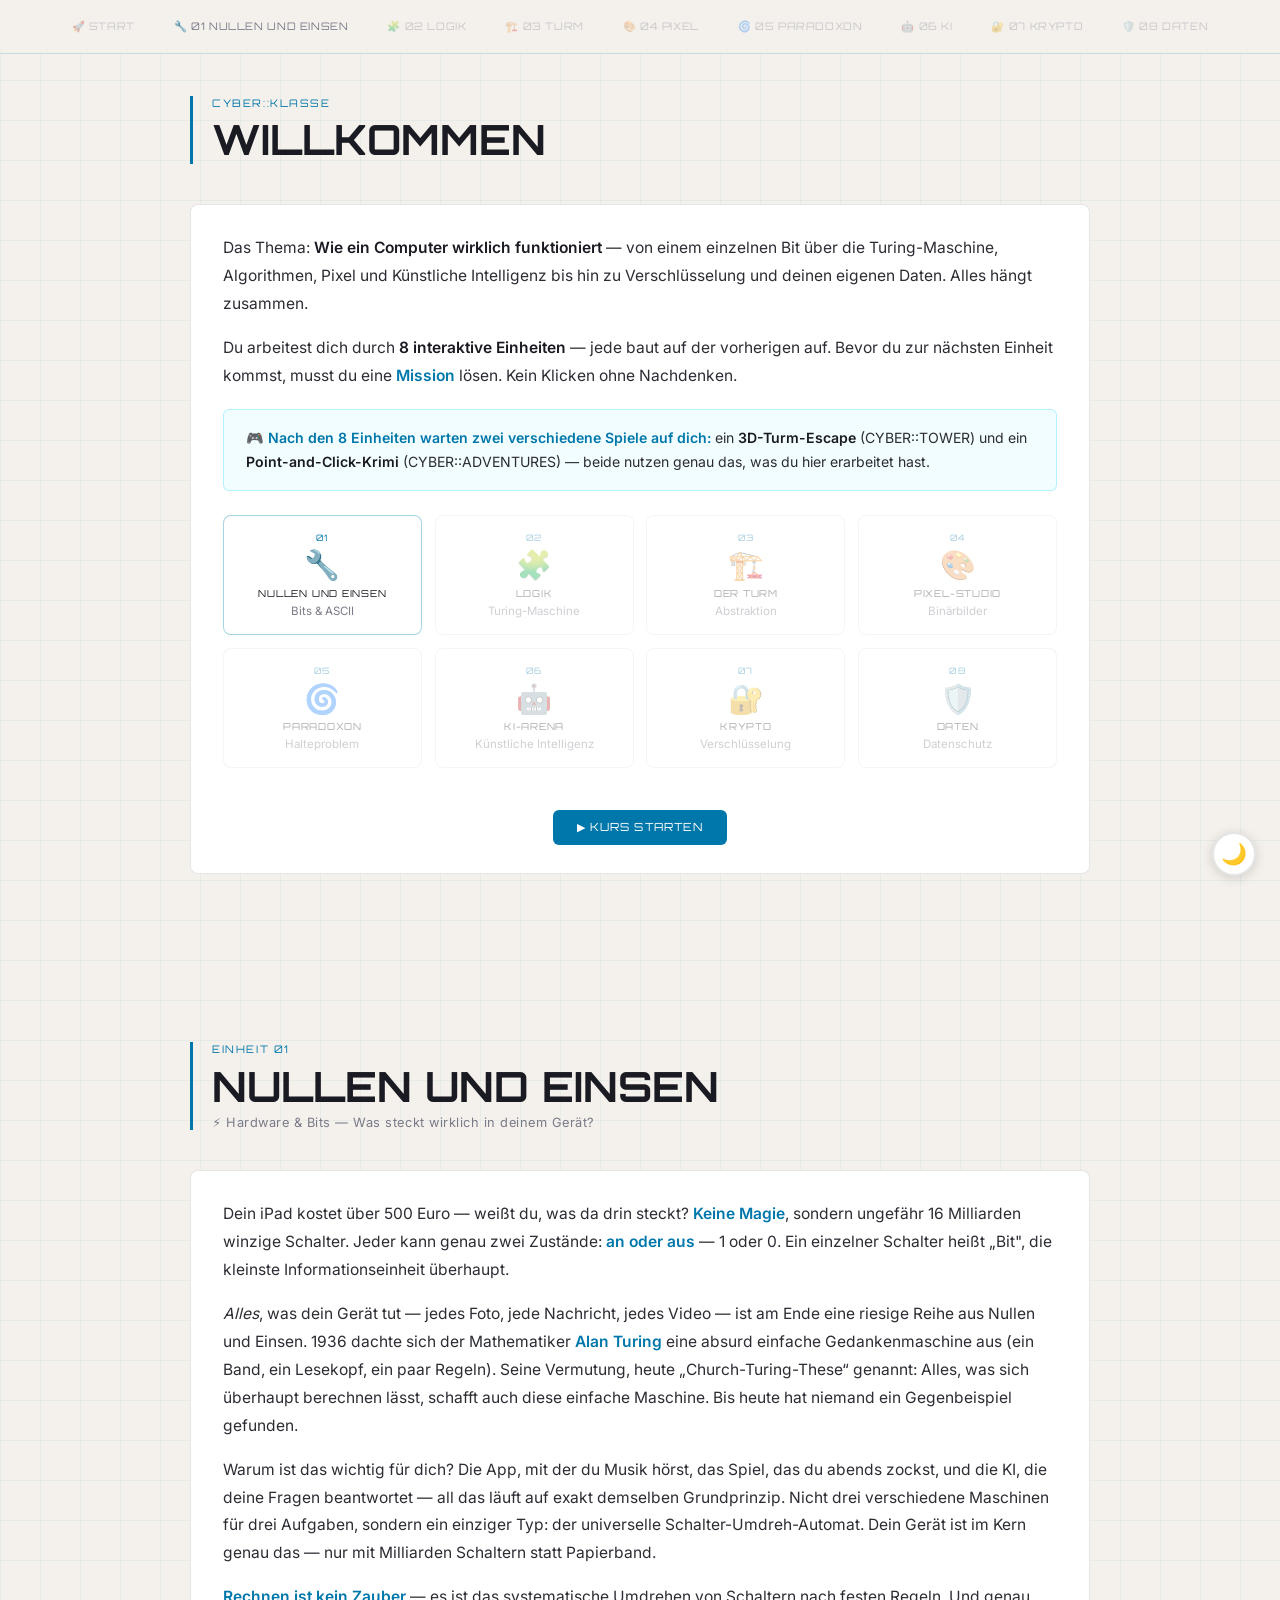
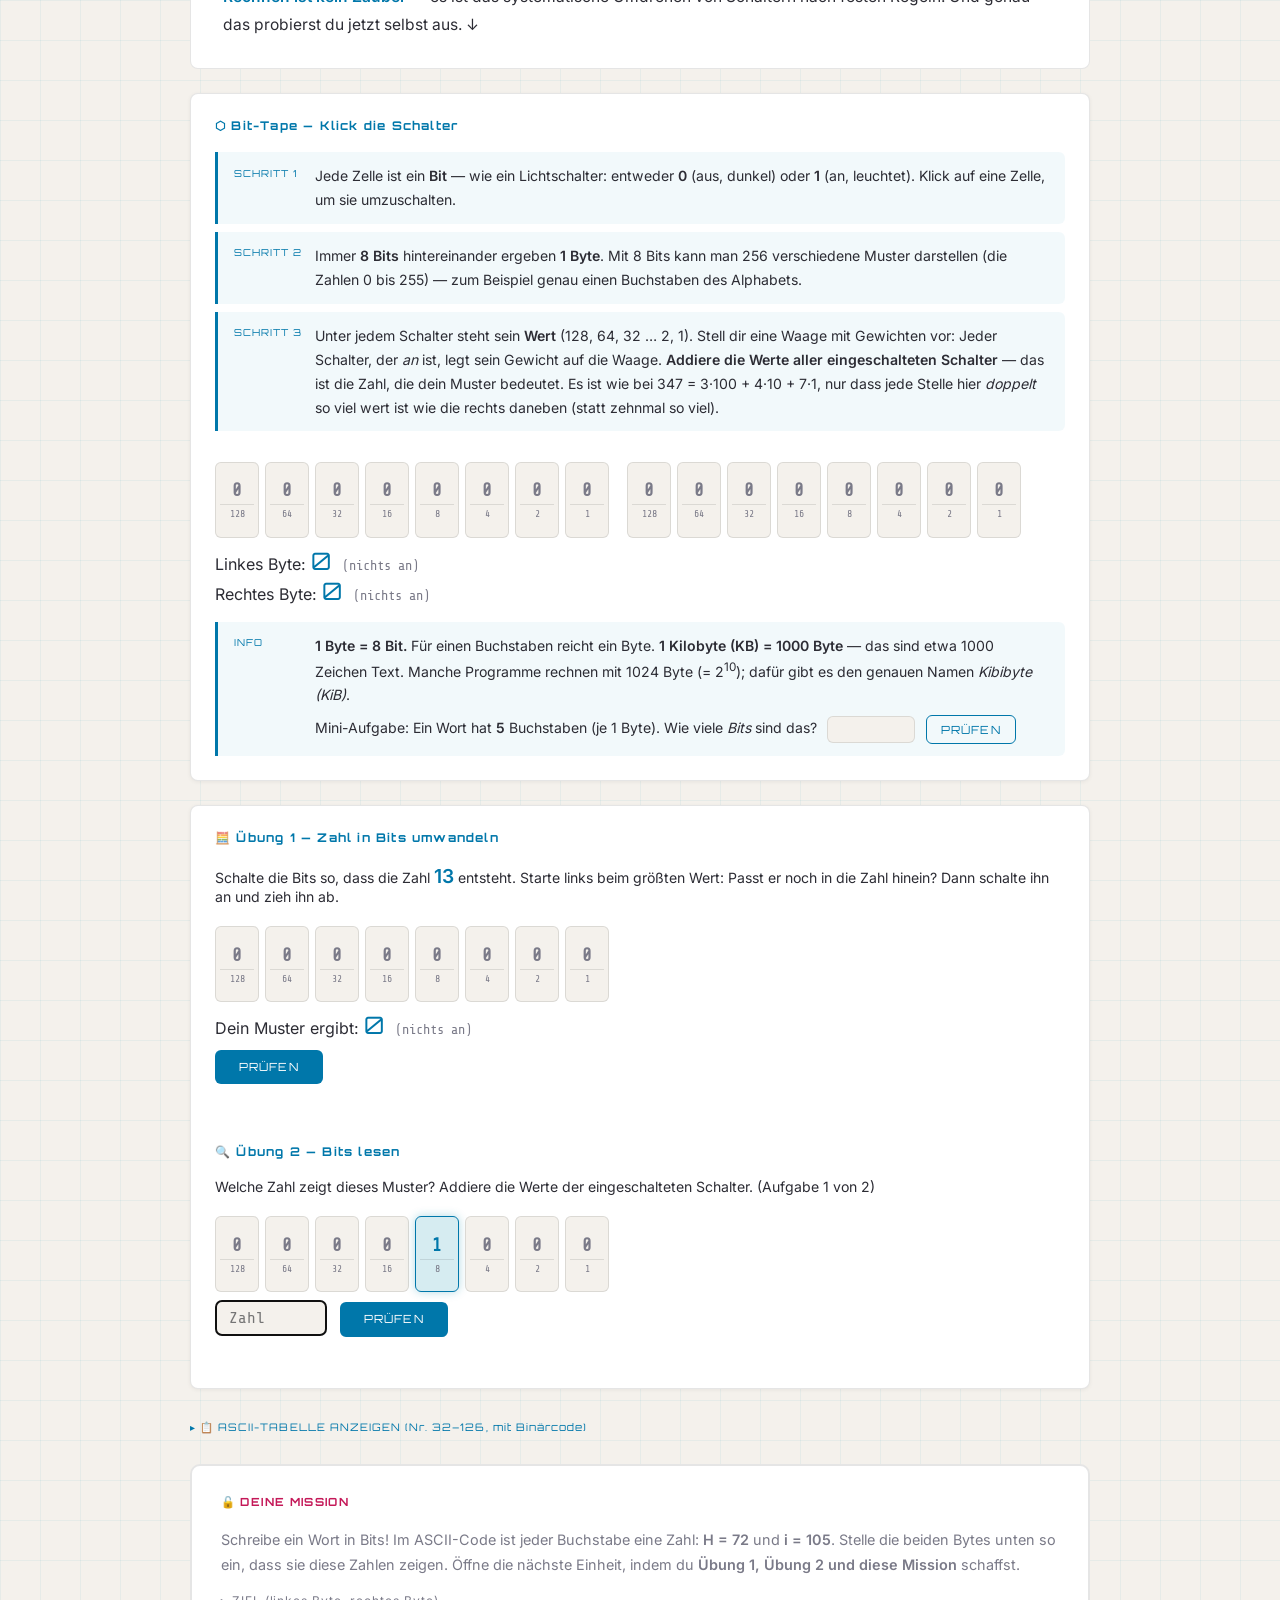
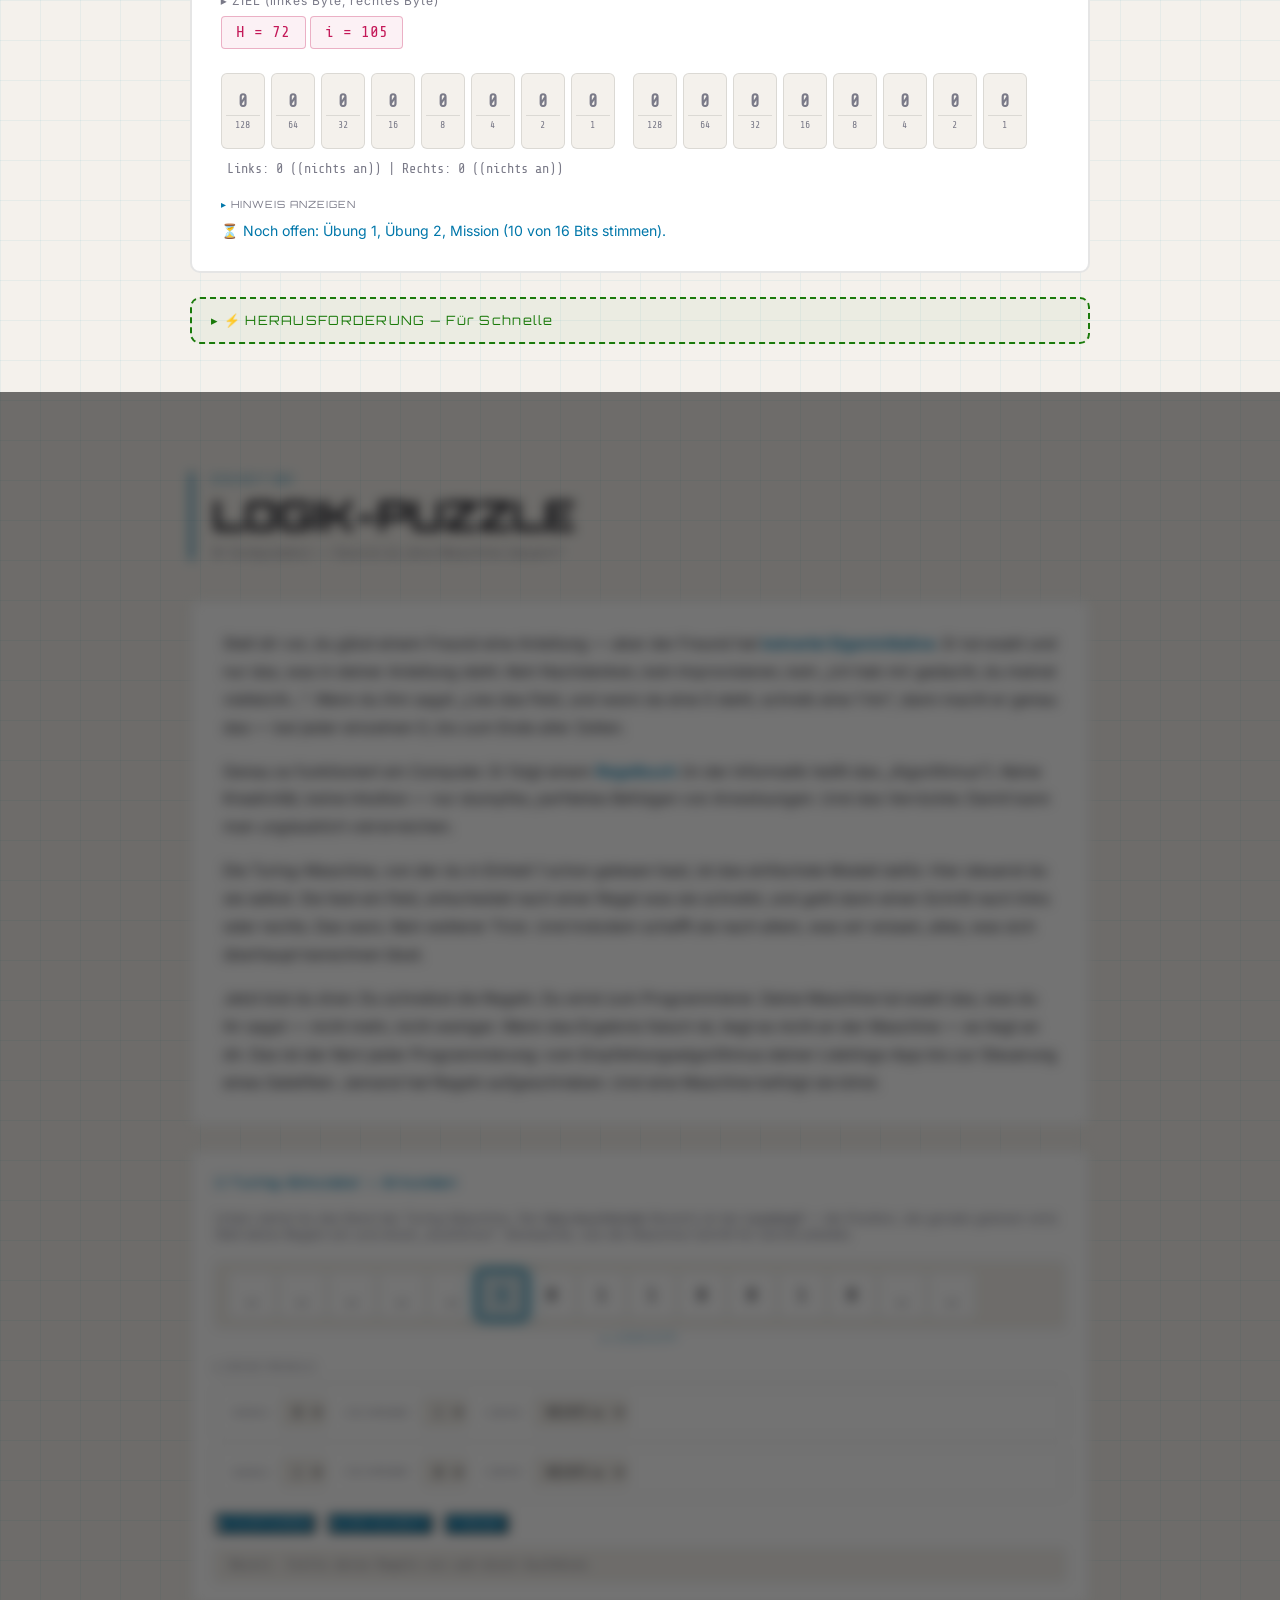
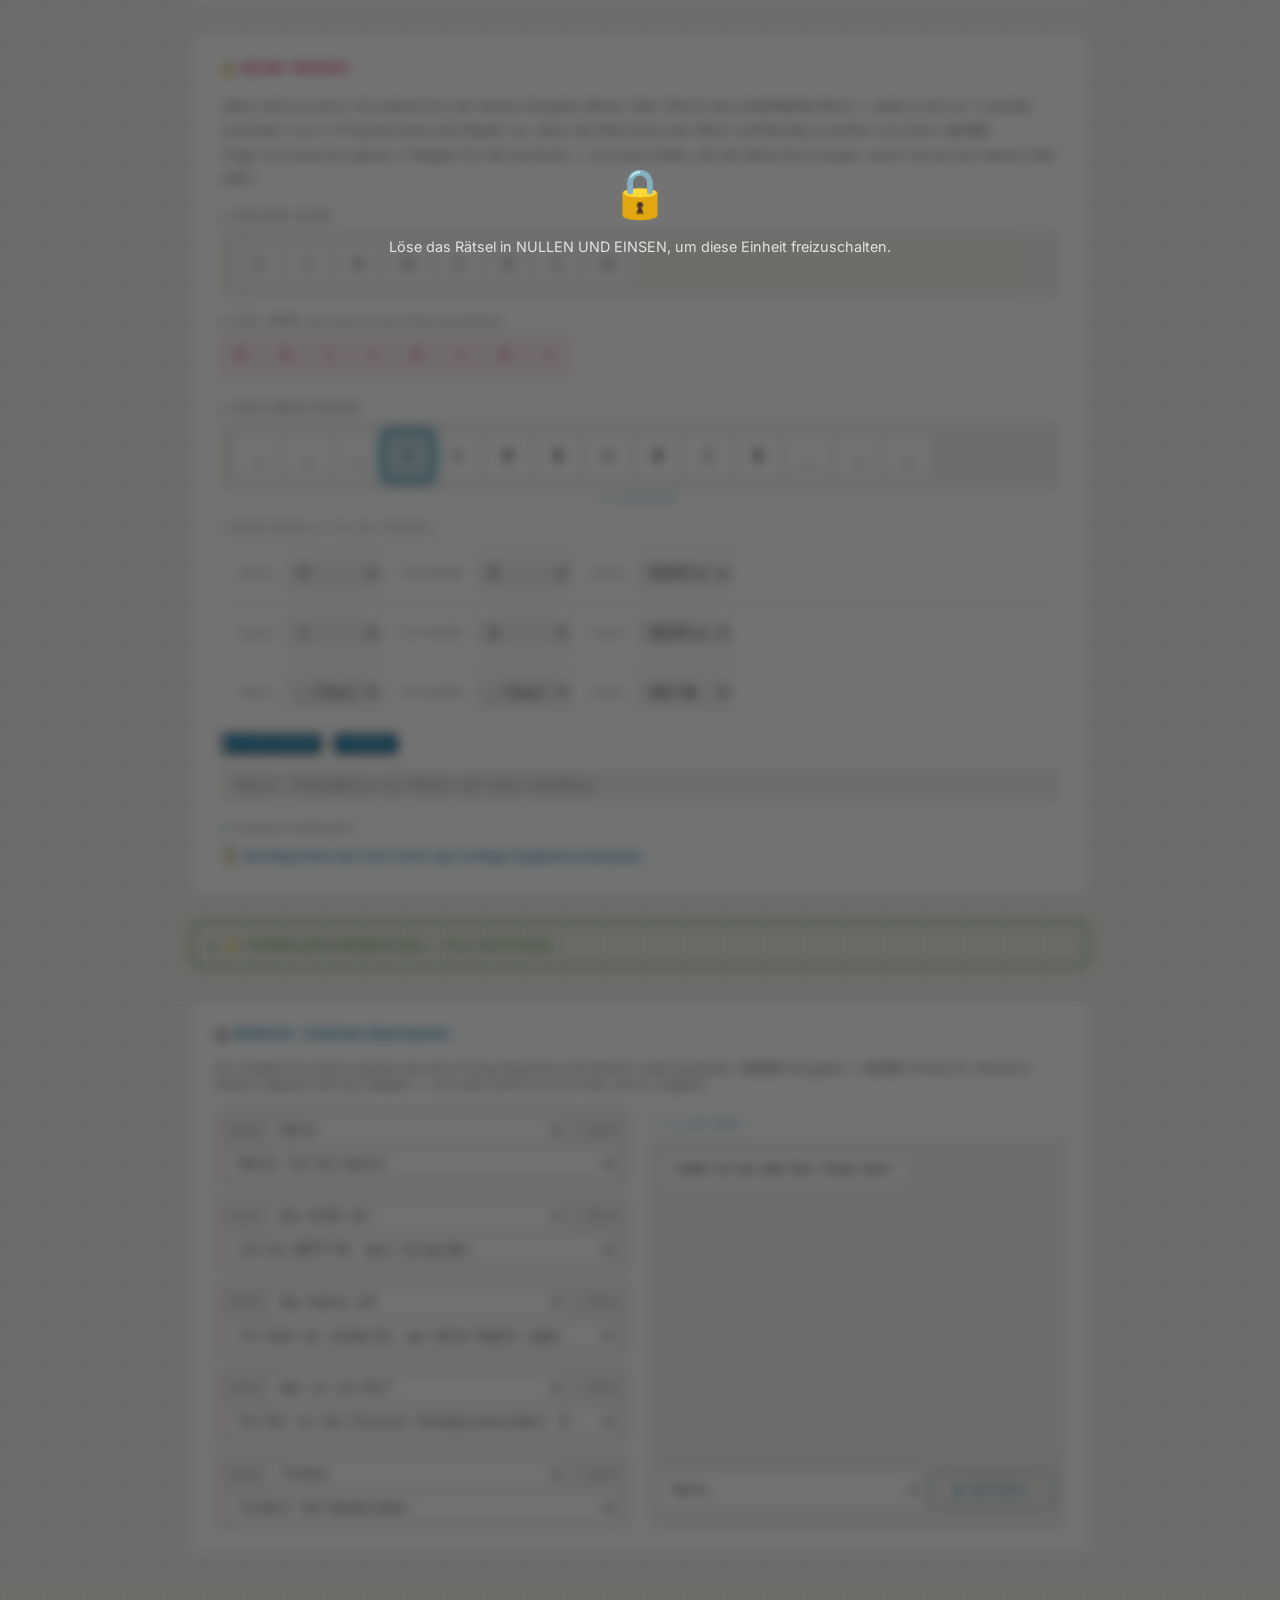
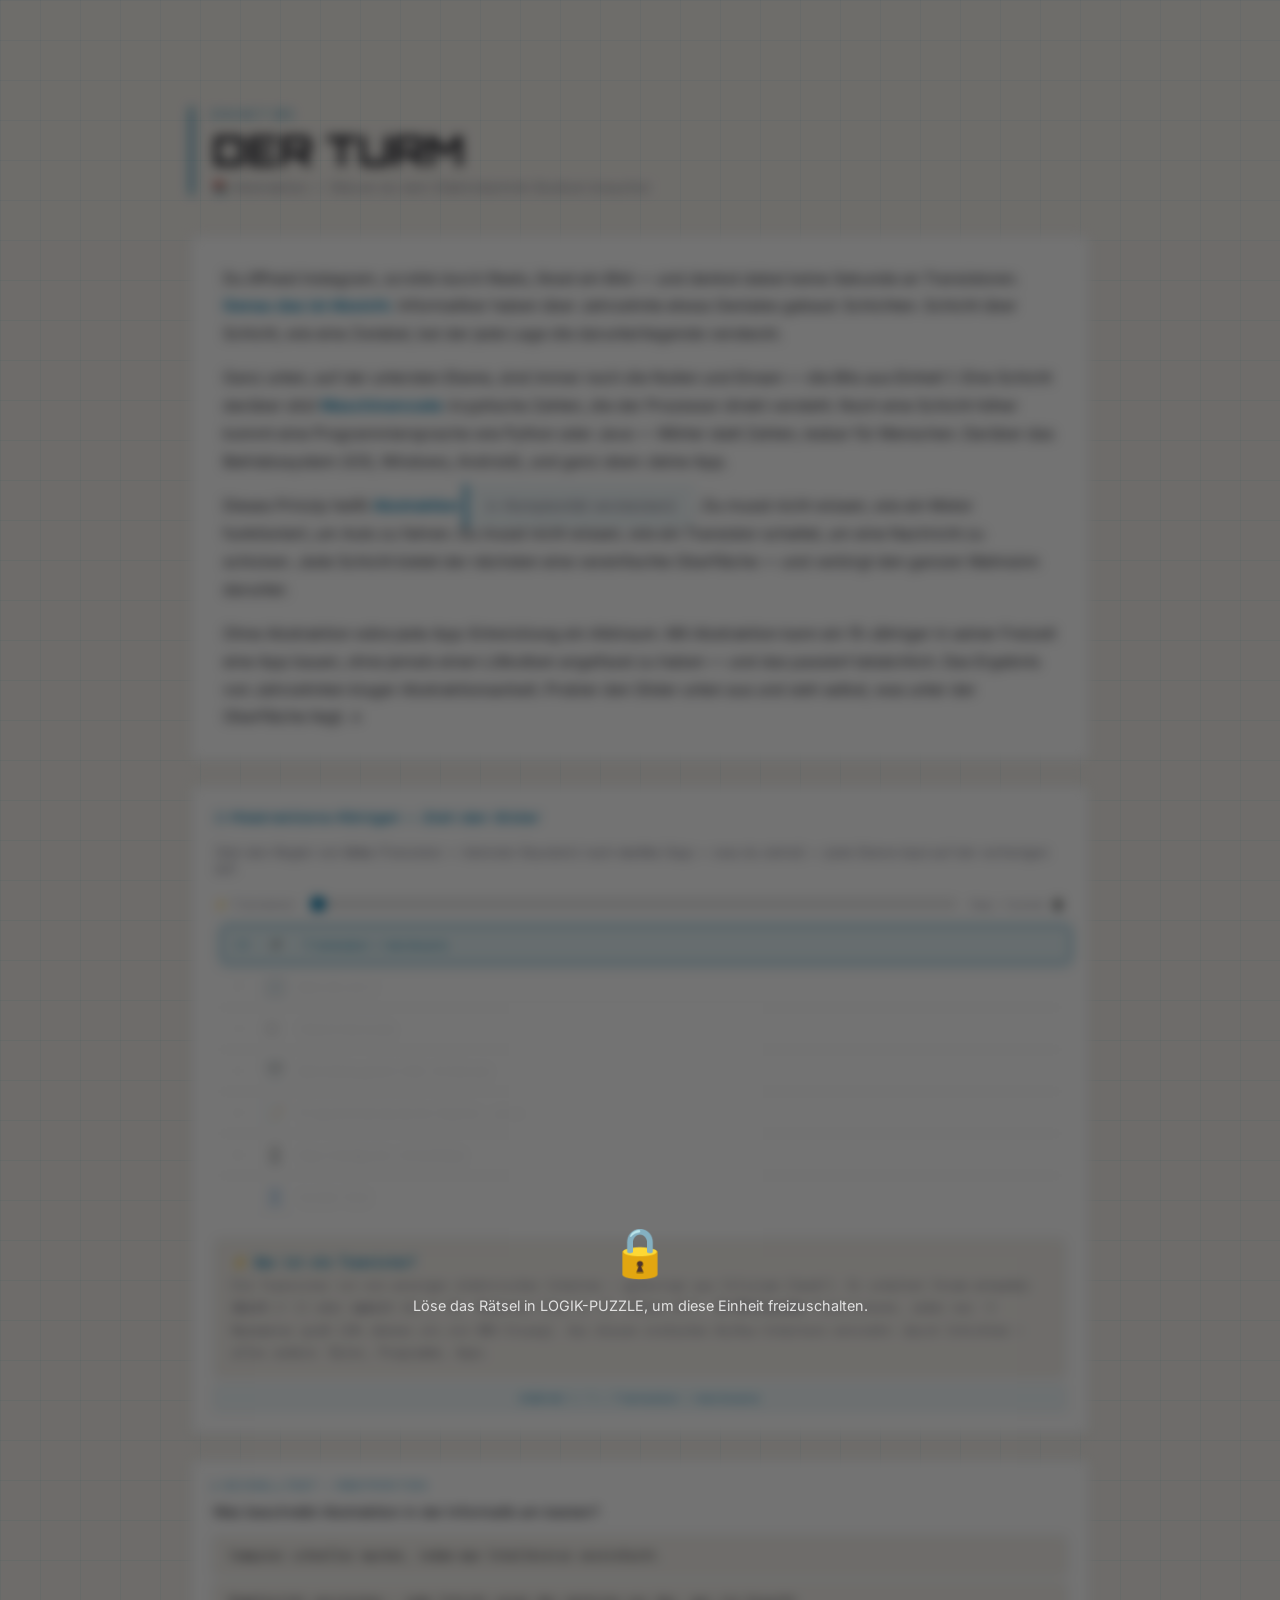
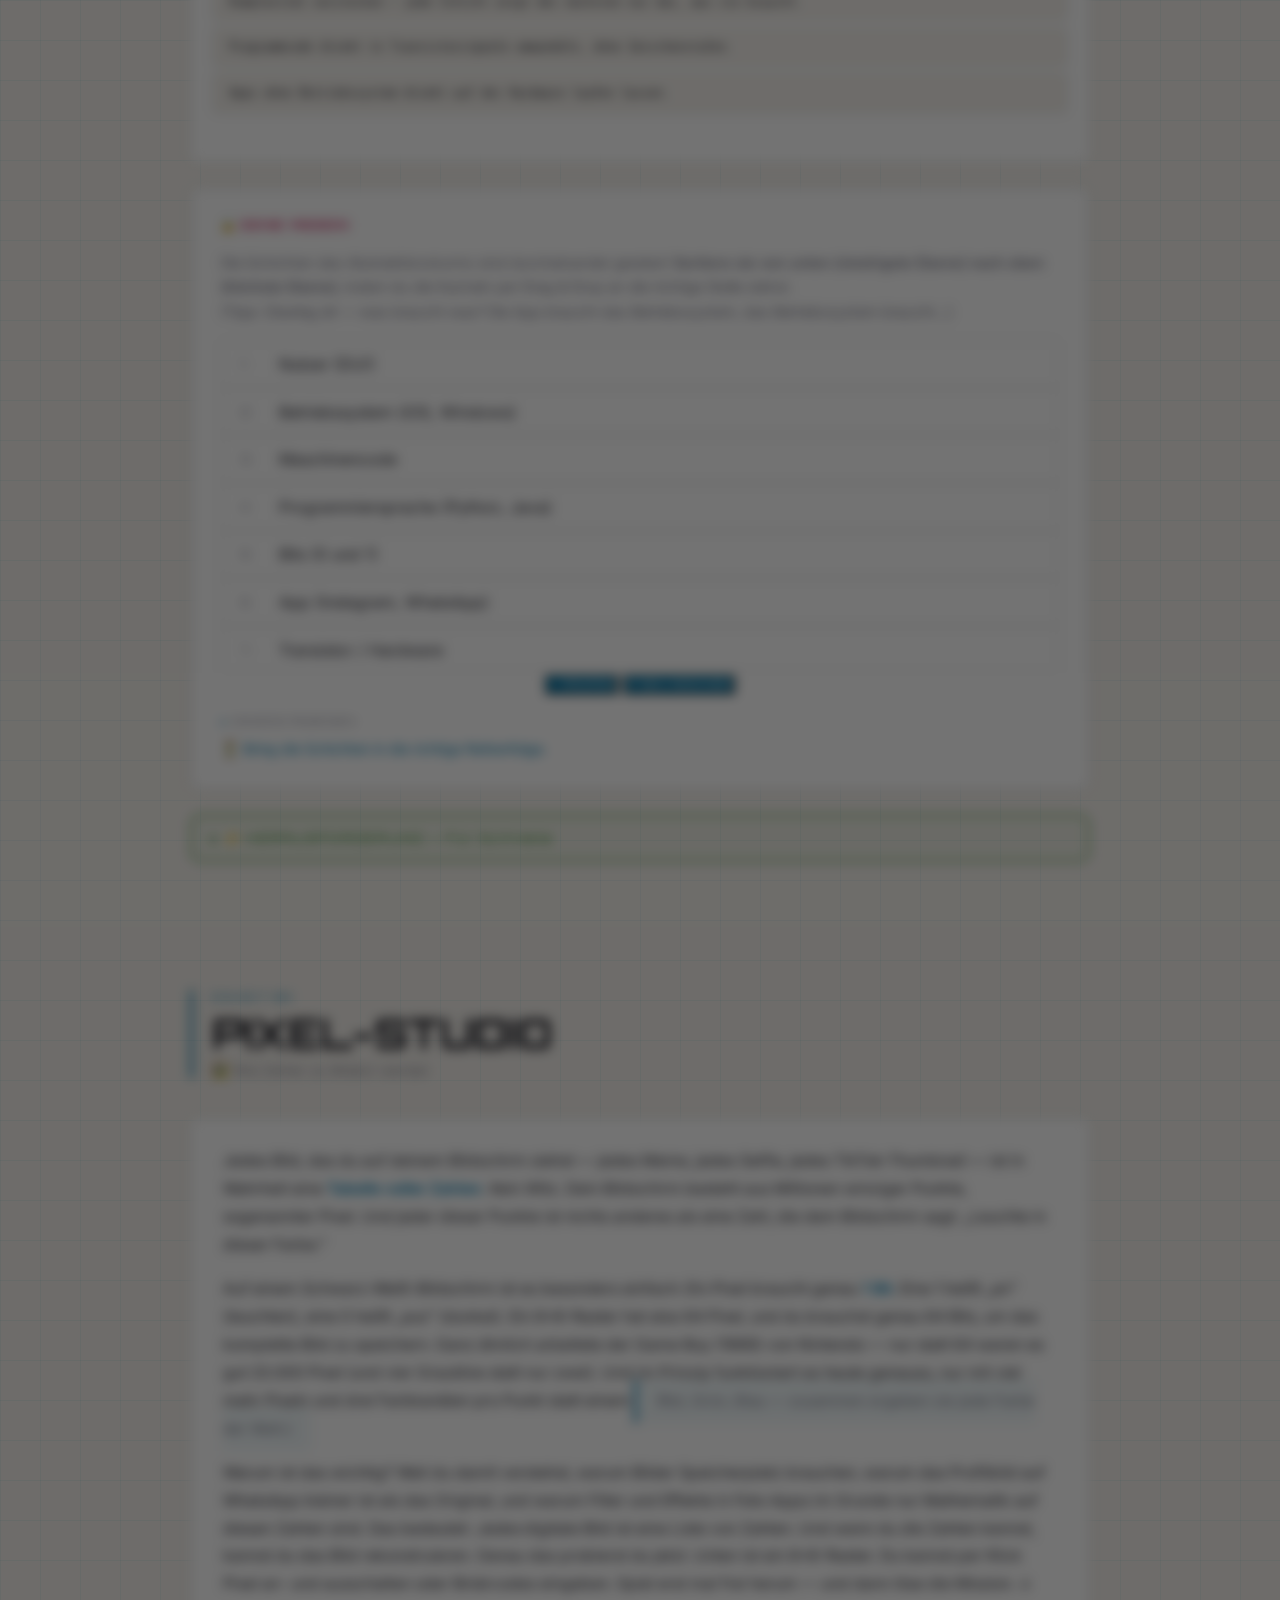
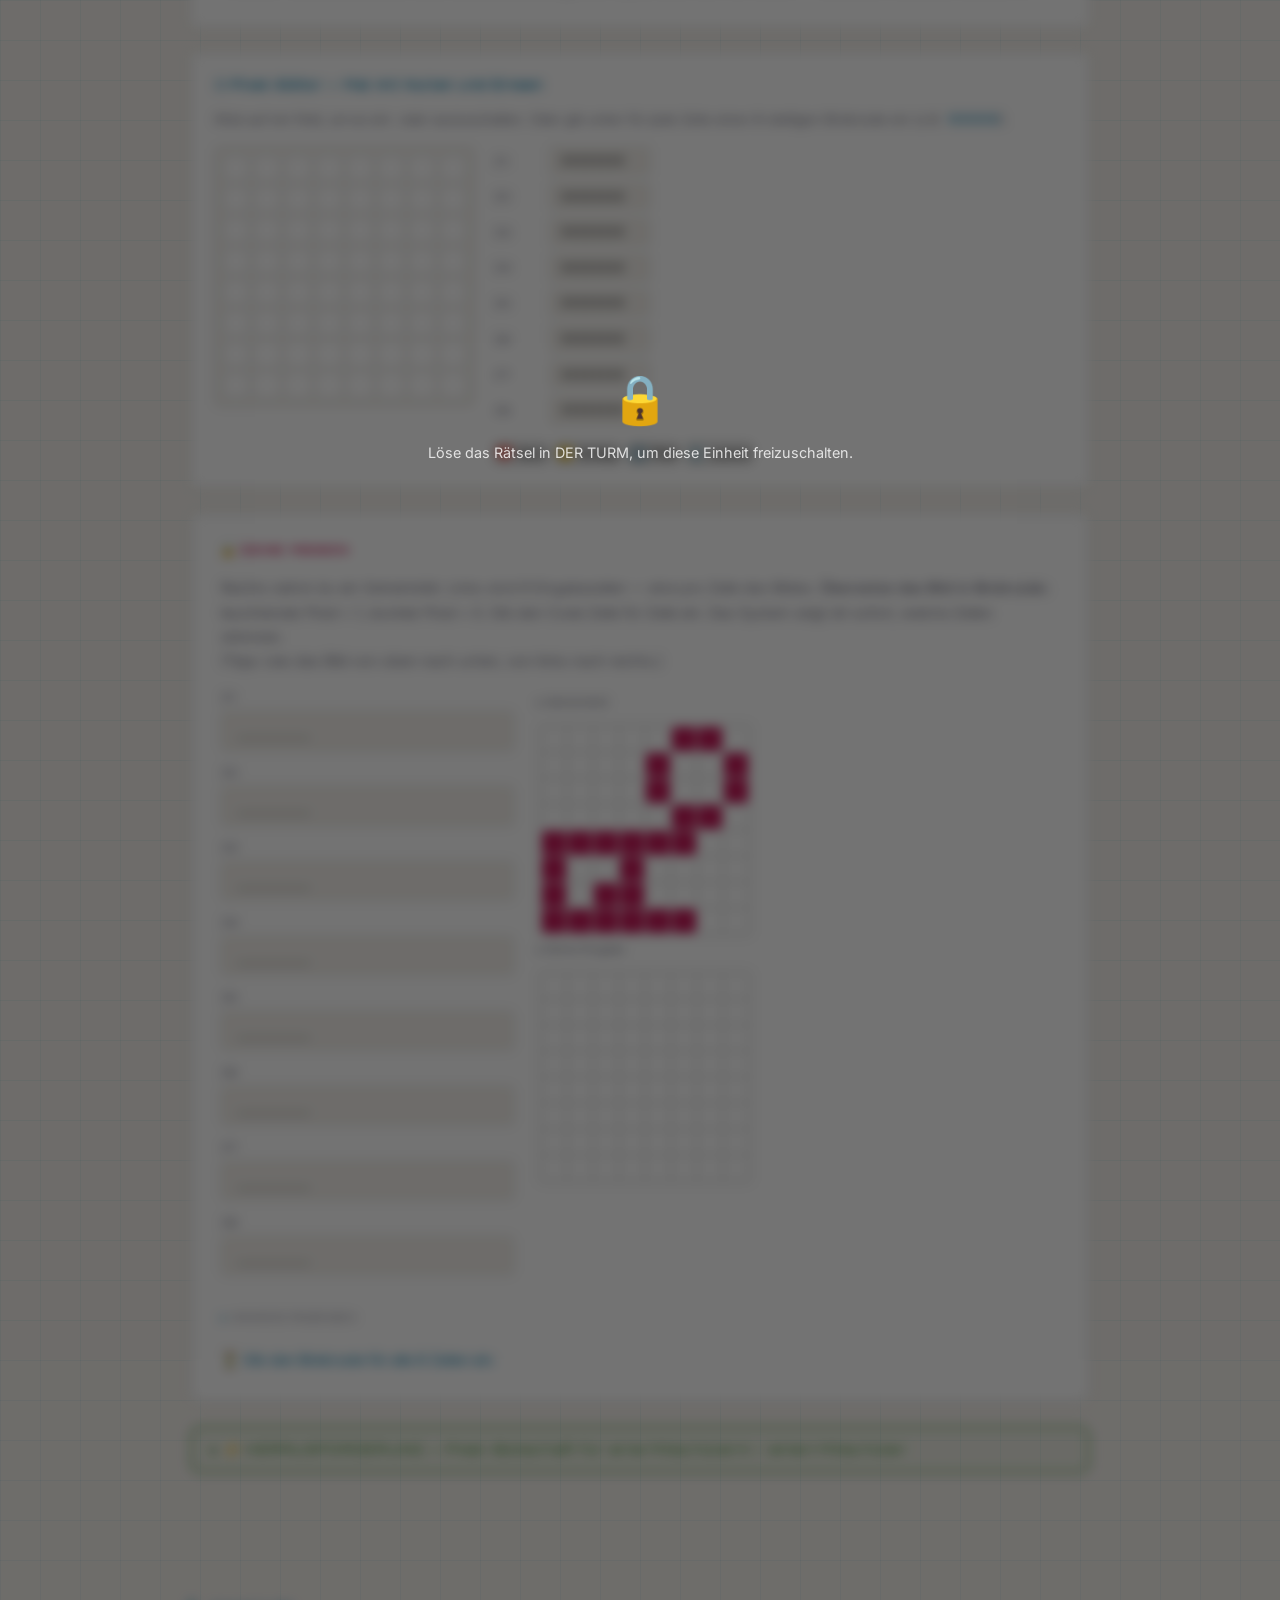
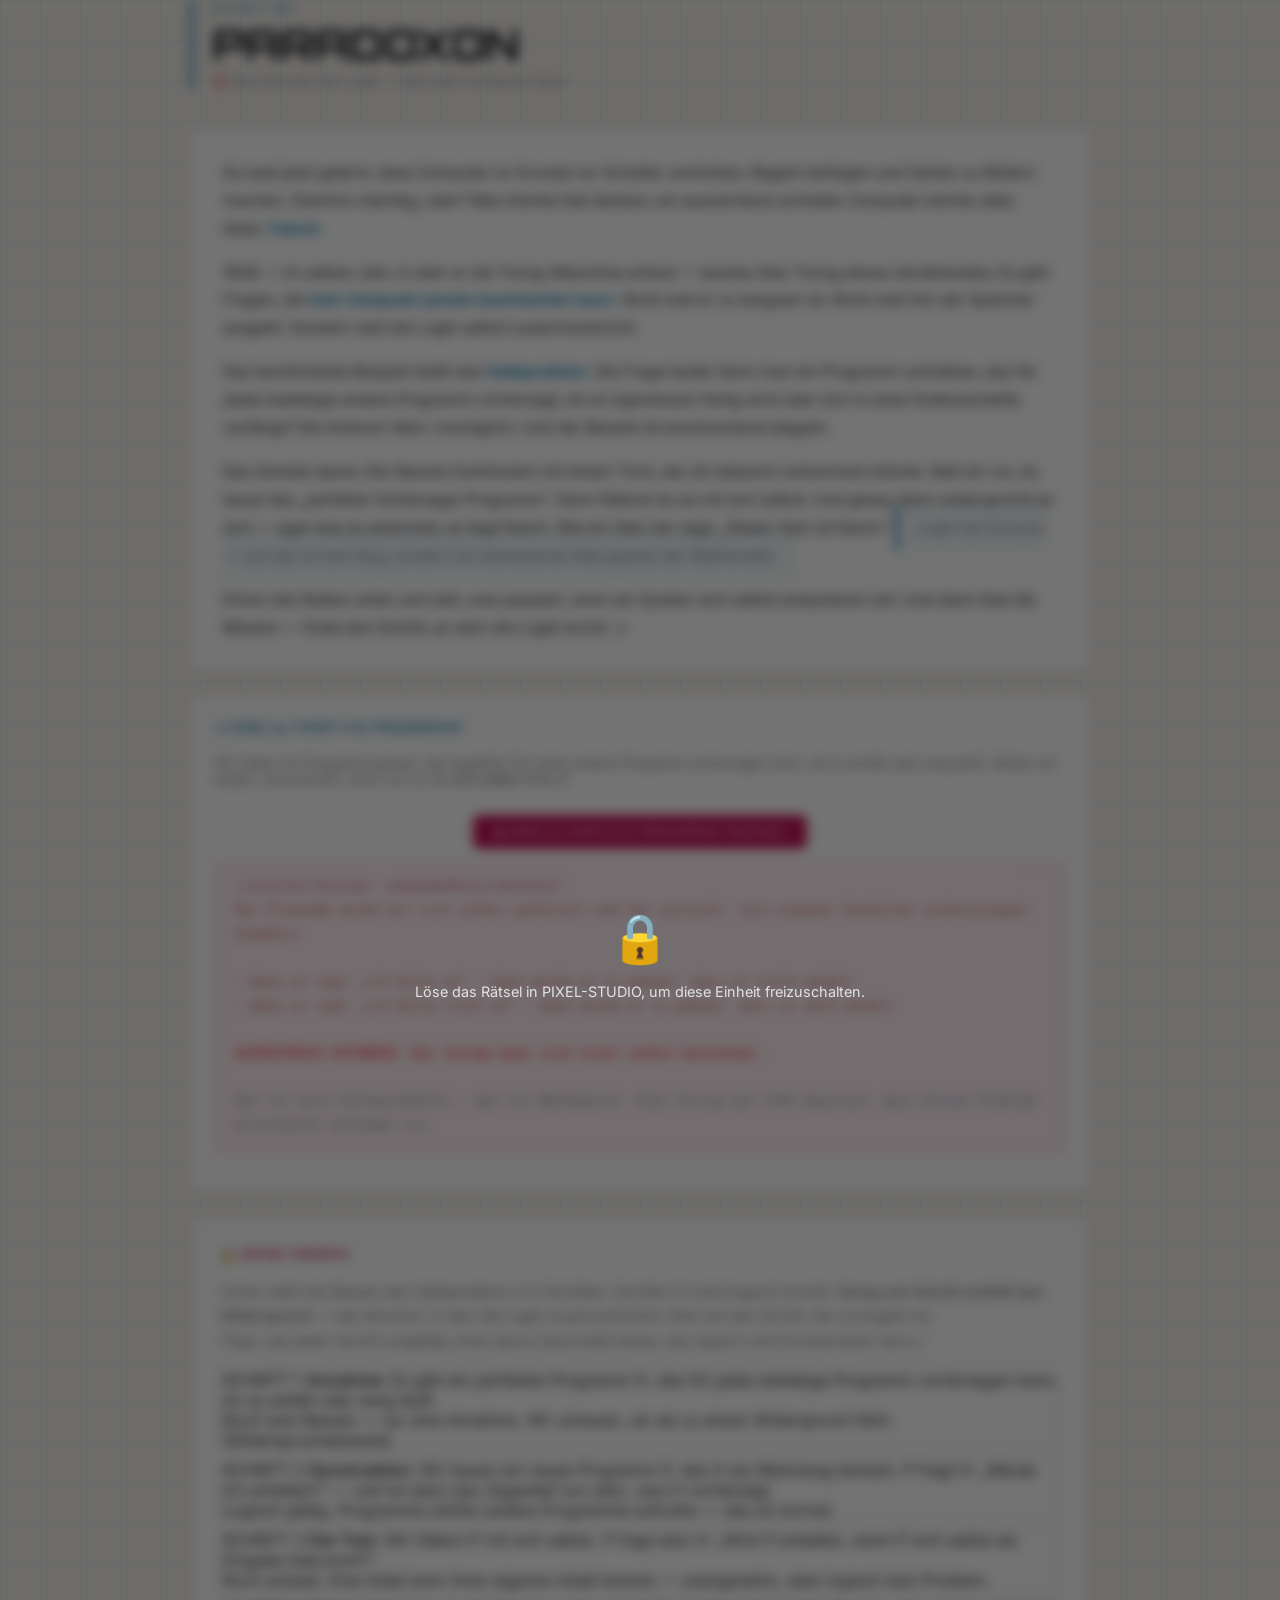
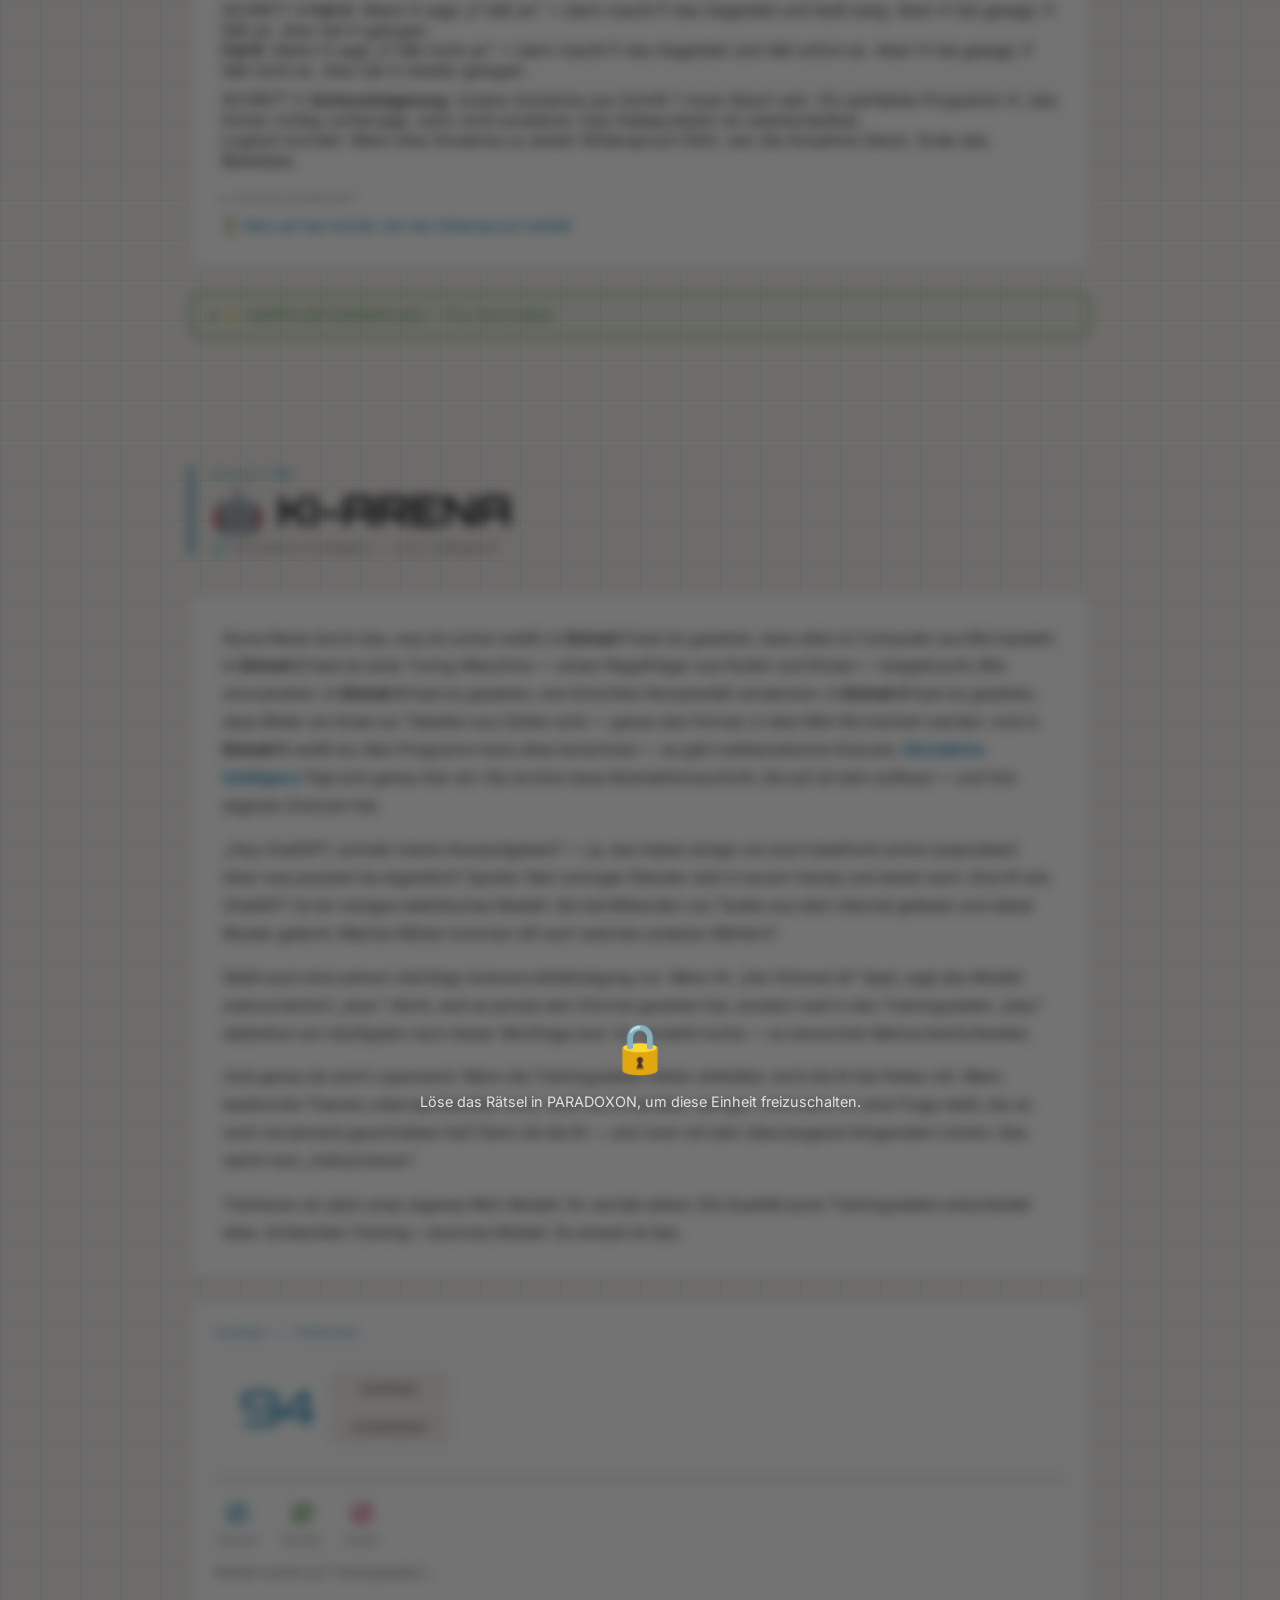
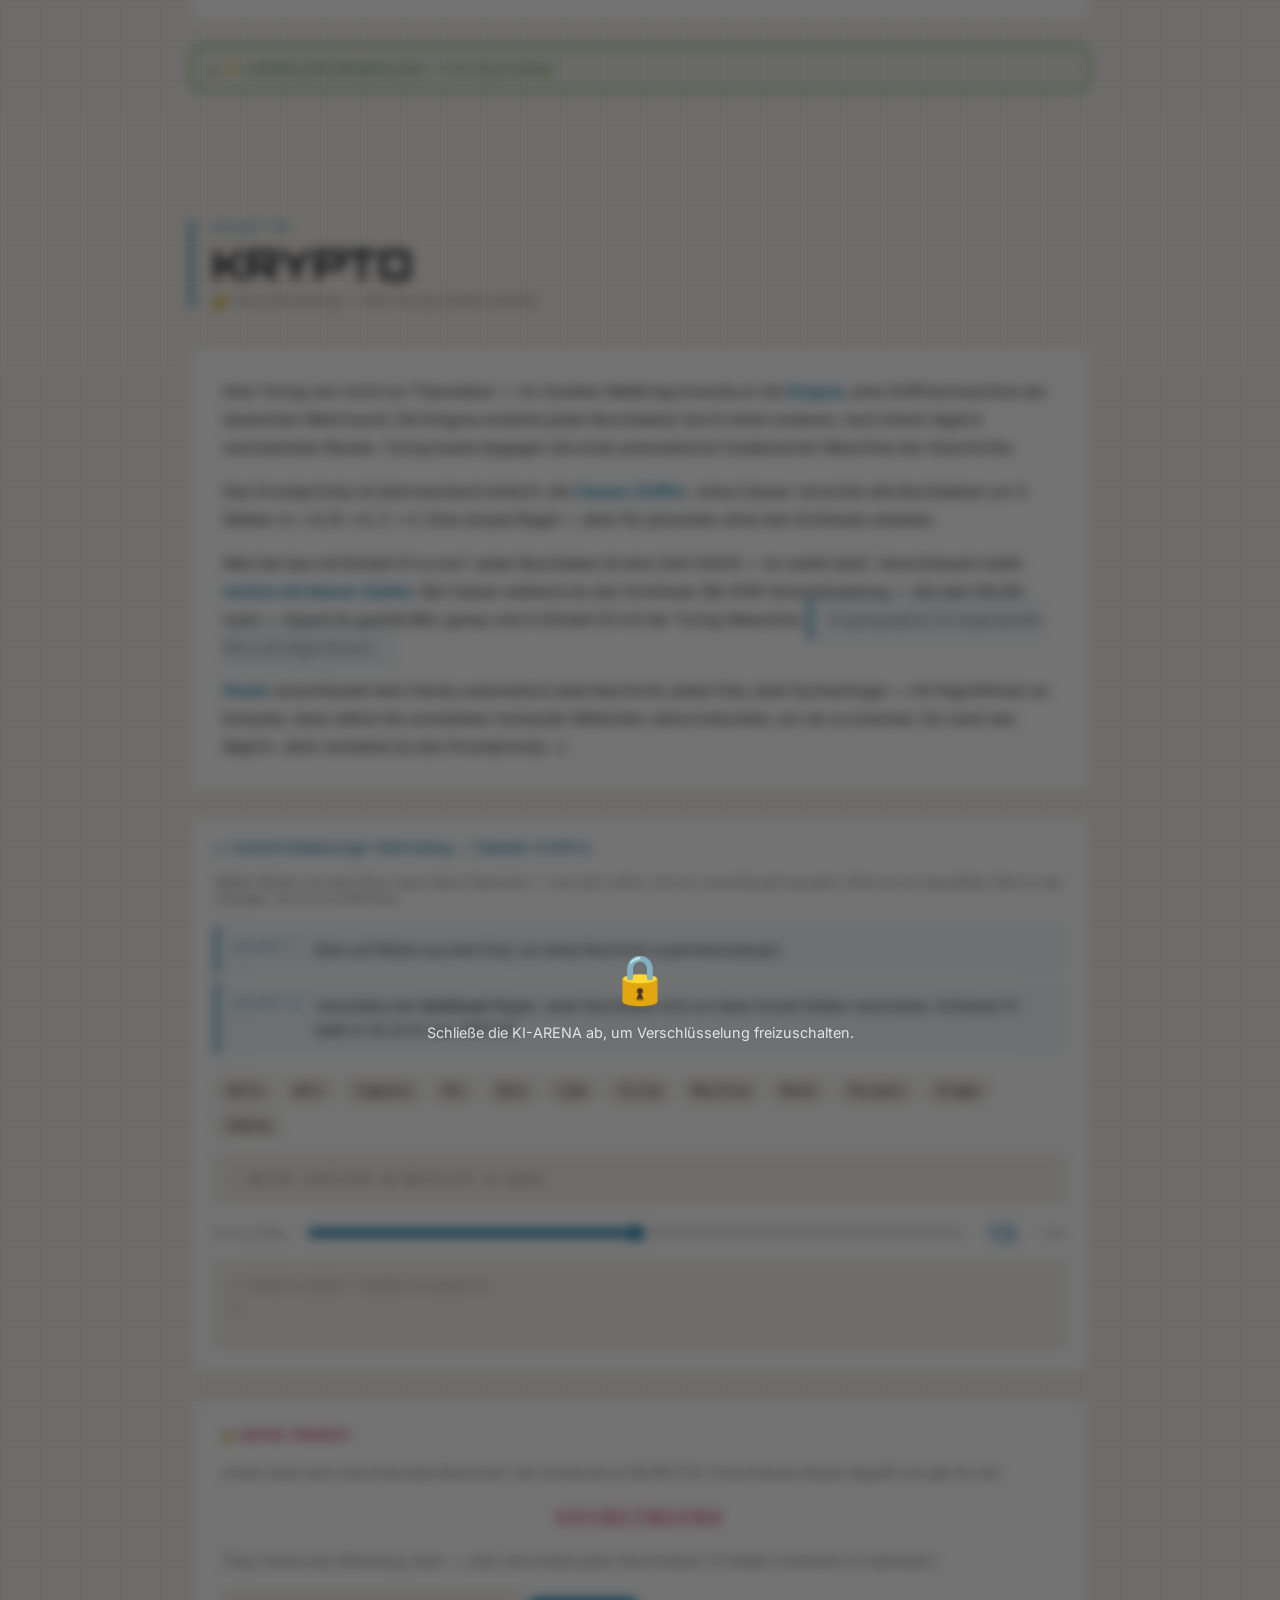
<file: index.html>
<!DOCTYPE html>
<html lang="de">
<head>
<meta charset="UTF-8">
<meta name="viewport" content="width=device-width, initial-scale=1.0">
<title>CYBER::KLASSE — Informatik Grundlagen</title>
<link href="fonts/fonts.css" rel="stylesheet">
<style>
/* ═══════════════════════════════════════════
   CSS VARIABLES & RESET
   ═══════════════════════════════════════════ */
:root {
  /* Light mode defaults */
  --bg: #f4f1ec;
  --bg-card: #ffffff;
  --bg-card-hover: #f0ede8;
  --text: #2c2c34;
  --text-bright: #1a1a22;
  --text-dim: #7a7a88;
  --neon-blue: #0077aa;
  --neon-green: #1a7a0a;
  --neon-pink: #c41858;
  --border-dim: rgba(0,0,0,0.10);
  --grid-line: rgba(0,136,170,0.06);
  --scanline-alpha: 0;
  --nav-bg: rgba(244,241,236,0.95);
  --nav-border: rgba(0,136,170,0.2);
  --font-head: 'Orbitron', monospace;
  --font-mono: 'Share Tech Mono', monospace;
  --font-body: 'Inter', system-ui, sans-serif;
  --h2-shadow: none;
  --h2-anim: none;
}
body.dark-mode {
  --bg: #0a0a0f;
  --bg-card: #0d0d1a;
  --bg-card-hover: #12122a;
  --text: #c0c8d8;
  --text-bright: #e8eaf6;
  --text-dim: #8892a4;
  --neon-blue: #00d4ff;
  --neon-green: #00ff88;
  --neon-pink: #ff2d78;
  --border-dim: rgba(0,212,255,0.12);
  --grid-line: rgba(0,212,255,0.03);
  --scanline-alpha: 0.03;
  --nav-bg: rgba(10,10,20,0.92);
  --nav-border: rgba(0,212,255,0.2);
  --h2-shadow: 0 0 10px var(--neon-blue), 0 0 30px rgba(0,212,255,0.4);
  --h2-anim: flicker 8s infinite;
}

*, *::before, *::after { box-sizing: border-box; margin: 0; padding: 0; }
html { scroll-behavior: smooth; }

body {
  font-family: var(--font-body);
  background-color: var(--bg);
  color: var(--text);
  min-height: 100vh;
  background-image:
    linear-gradient(var(--grid-line) 1px, transparent 1px),
    linear-gradient(90deg, var(--grid-line) 1px, transparent 1px);
  background-size: 40px 40px;
  transition: background-color 0.4s, color 0.4s;
}
body::before {
  content: '';
  position: fixed;
  inset: 0;
  background: repeating-linear-gradient(
    0deg,
    rgba(0,0,0,var(--scanline-alpha)) 0px,
    rgba(0,0,0,var(--scanline-alpha)) 1px,
    transparent 1px,
    transparent 3px
  );
  pointer-events: none;
  z-index: 9999;
}

::-webkit-scrollbar { width: 6px; }
::-webkit-scrollbar-track { background: var(--bg); }
::-webkit-scrollbar-thumb { background: var(--neon-blue); border-radius: 3px; }

/* ═══════════════════════════════════════════
   THEME TOGGLE BUTTON
   ═══════════════════════════════════════════ */
.theme-toggle {
  position: fixed;
  bottom: 1.5rem;
  right: 1.5rem;
  z-index: 2000;
  width: 44px;
  height: 44px;
  border-radius: 50%;
  border: 2px solid var(--border-dim);
  background: var(--bg-card);
  color: var(--text-bright);
  font-size: 1.3rem;
  cursor: pointer;
  box-shadow: 0 2px 12px rgba(0,0,0,0.15);
  transition: background 0.3s, border-color 0.3s, box-shadow 0.3s;
  display: flex;
  align-items: center;
  justify-content: center;
}
.theme-toggle:hover {
  border-color: var(--neon-blue);
  box-shadow: 0 4px 20px rgba(0,136,170,0.25);
}

/* ═══════════════════════════════════════════
   NAVIGATION
   ═══════════════════════════════════════════ */
nav {
  position: fixed;
  top: 0; left: 0; right: 0;
  z-index: 1000;
  display: flex;
  justify-content: center;
  gap: 0.5rem;
  padding: 0.75rem 1.5rem;
  background: var(--nav-bg);
  backdrop-filter: blur(10px);
  border-bottom: 1px solid var(--nav-border);
  overflow-x: auto;
  transition: background 0.4s, border-color 0.4s;
}
nav a {
  font-family: var(--font-head);
  font-size: 0.65rem;
  letter-spacing: 0.06em;
  padding: 0.4rem 0.9rem;
  border-radius: 4px;
  text-decoration: none;
  border: 1px solid transparent;
  white-space: nowrap;
  transition: all 0.3s;
  color: var(--text-dim);
  user-select: none;
  -webkit-user-select: none;
}
nav a.active {
  color: var(--neon-blue);
  border-color: var(--neon-blue);
  background: rgba(0,136,170,0.1);
}
nav a.nav-locked {
  opacity: 0.35;
  cursor: default;
  pointer-events: none;
}
nav a.nav-locked[data-section="intro"] {
  cursor: pointer;
  pointer-events: auto;
}
nav a:not(.nav-locked):not(.active):hover {
  color: var(--text-bright);
  border-color: var(--border-dim);
}

/* ═══════════════════════════════════════════
   SECTIONS — BASE
   ═══════════════════════════════════════════ */
.section {
  min-height: 100vh;
  padding: 5rem 1.5rem 3rem;
  display: flex;
  align-items: flex-start;
  justify-content: center;
}
.section-inner {
  width: 100%;
  max-width: 900px;
}
.section-header {
  margin-bottom: 2.5rem;
  border-left: 3px solid var(--neon-blue);
  padding-left: 1.2rem;
}
.section-number {
  font-family: var(--font-head);
  font-size: 0.65rem;
  letter-spacing: 0.15em;
  color: var(--neon-blue);
  display: block;
  margin-bottom: 0.4rem;
}
.section-header h2 {
  font-family: var(--font-head);
  font-size: clamp(1.6rem, 4vw, 2.6rem);
  color: var(--text-bright);
  line-height: 1.15;
  text-shadow: var(--h2-shadow);
  animation: var(--h2-anim);
  margin-bottom: 0.3rem;
}
.section-subtitle {
  font-size: 0.8rem;
  color: var(--text-dim);
  letter-spacing: 0.04em;
  display: block;
  margin-top: 0.2rem;
}

/* ═══════════════════════════════════════════
   SECTION TEXT
   ═══════════════════════════════════════════ */
.section-text {
  background: var(--bg-card);
  border: 1px solid var(--border-dim);
  border-radius: 8px;
  padding: 1.8rem 2rem;
  margin-bottom: 1.5rem;
  transition: background 0.4s, border-color 0.4s;
}
.section-text p {
  line-height: 1.8;
  color: var(--text);
  margin-bottom: 1rem;
  font-size: 0.97rem;
}
.section-text p:last-child { margin-bottom: 0; }
.section-text strong { color: var(--text-bright); }
.section-text .aside {
  border-left: 3px solid var(--neon-blue);
  padding: 0.8rem 1.2rem;
  margin: 1rem 0;
  background: rgba(0,136,170,0.05);
  border-radius: 0 6px 6px 0;
  font-size: 0.92rem;
  color: var(--text-dim);
}

/* ═══════════════════════════════════════════
   INTERACTIVE AREA
   ═══════════════════════════════════════════ */
.interactive-area {
  background: var(--bg-card);
  border: 1px solid var(--border-dim);
  border-radius: 8px;
  padding: 1.5rem;
  margin-bottom: 1.5rem;
  box-shadow: 0 1px 4px rgba(0,0,0,0.06);
  transition: background 0.4s, border-color 0.4s;
}
.interactive-area h3 {
  font-family: var(--font-head);
  font-size: 0.75rem;
  letter-spacing: 0.1em;
  color: var(--neon-blue);
  margin-bottom: 1.2rem;
}

/* ═══════════════════════════════════════════
   GATE AREA
   ═══════════════════════════════════════════ */
.gate-area {
  background: var(--bg-card);
  border: 2px solid var(--border-dim);
  border-radius: 10px;
  padding: 1.8rem;
  margin-top: 1.5rem;
  transition: background 0.4s, border-color 0.4s;
}
.gate-area h3 {
  font-family: var(--font-head);
  font-size: 0.7rem;
  letter-spacing: 0.12em;
  color: var(--neon-pink);
  margin-bottom: 1.2rem;
}
.gate-area p {
  font-size: 0.9rem;
  color: var(--text-dim);
  margin-bottom: 1rem;
  line-height: 1.7;
}
.gate-area input[type="text"],
.gate-area input[type="number"] {
  font-family: var(--font-mono);
  font-size: 1rem;
  background: var(--bg);
  color: var(--text-bright);
  border: 1px solid var(--border-dim);
  border-radius: 6px;
  padding: 0.6rem 1rem;
  outline: none;
  width: 100%;
  max-width: 340px;
  transition: border-color 0.3s, background 0.4s;
}
.gate-area input:focus { border-color: var(--neon-blue); }

/* ═══════════════════════════════════════════
   BUTTONS
   ═══════════════════════════════════════════ */
.btn {
  font-family: var(--font-head);
  font-size: 0.7rem;
  letter-spacing: 0.1em;
  padding: 0.65rem 1.5rem;
  border-radius: 6px;
  border: none;
  cursor: pointer;
  transition: all 0.25s;
  display: inline-block;
  margin-top: 0.6rem;
}
.btn-primary { background: var(--neon-blue); color: #fff; }
.btn-primary:hover { filter: brightness(1.1); box-shadow: 0 4px 16px rgba(0,136,170,0.3); }
.btn-secondary { background: transparent; color: var(--neon-blue); border: 1px solid var(--neon-blue); }
.btn-secondary:hover { background: rgba(0,136,170,0.1); }
.btn-danger { background: var(--neon-pink); color: #fff; }
.btn-danger:hover { filter: brightness(1.1); }

/* ═══════════════════════════════════════════
   GATE FEEDBACK
   ═══════════════════════════════════════════ */
.gate-feedback {
  margin-top: 1rem;
  padding: 0.8rem 1.2rem;
  border-radius: 6px;
  font-size: 0.9rem;
  display: none;
}
.gate-feedback.success {
  background: rgba(0,200,100,0.12);
  border: 1px solid rgba(0,200,100,0.3);
  color: var(--neon-green);
  display: block;
}
.gate-feedback.error {
  background: rgba(255,45,120,0.08);
  border: 1px solid rgba(255,45,120,0.25);
  color: var(--neon-pink);
  display: block;
}

/* ═══════════════════════════════════════════
   SECTION 1 — BIT-TAPE & ASCII
   ═══════════════════════════════════════════ */
.bit-tape-wrap { margin: 1rem 0; overflow-x: auto; }
.bit-tape { display: flex; flex-wrap: wrap; gap: 6px 18px; padding: 0.5rem 0; }
.bit-byte { display: flex; gap: 6px; }
.bit-cell {
  width: 44px; height: 76px;
  border: 1px solid var(--border-dim);
  border-radius: 6px;
  background: var(--bg);
  display: flex; flex-direction: column;
  align-items: center; justify-content: center;
  gap: 4px; cursor: pointer;
  transition: all 0.2s;
  font-family: var(--font-mono);
}
.bit-cell:hover { border-color: var(--neon-blue); transform: translateY(-2px); }
.bit-cell .bit-val { font-size: 1.1rem; color: var(--text-dim); font-weight: bold; }
.bit-cell.active .bit-val { color: var(--neon-blue); }
.bit-cell.active { background: rgba(0,136,170,0.16); border-color: var(--neon-blue); box-shadow: 0 0 10px rgba(0,136,170,0.3); }
.bit-cell .bit-w { font-size: 0.62rem; color: var(--text-dim); border-top: 1px solid var(--border-dim); padding-top: 3px; width: 80%; text-align: center; }
.bit-cell.static { cursor: default; }
.bit-cell.static:hover { border-color: var(--border-dim); transform: none; }
.bit-cell.static.active:hover { border-color: var(--neon-blue); }
.tape-info .calc { font-family: var(--font-mono); font-size: 0.85rem; color: var(--text-dim); margin-left: 0.4rem; }
.tape-info .decimal-value { font-size: 1.5rem; }
.target-chip {
  font-family: var(--font-mono); font-size: 1rem; padding: 0.4rem 0.9rem; border-radius: 4px;
  border: 1px solid rgba(196,24,88,0.3); color: var(--neon-pink); background: rgba(196,24,88,0.06);
}
.bit-cell .bit-pos { font-size: 0.6rem; color: var(--text-dim); }
.bit-cell.active-bit { background: rgba(0,136,170,0.1); border-color: var(--neon-blue); }

.ascii-display { margin-top: 1.2rem; display: flex; gap: 1.5rem; flex-wrap: wrap; align-items: center; }
.ascii-char { text-align: center; }
.ascii-char .char-label {
  font-size: 0.65rem; color: var(--text-dim); display: block;
  margin-bottom: 0.3rem; text-transform: uppercase; letter-spacing: 0.08em;
}
.ascii-char .char-val { font-family: var(--font-head); font-size: 2.2rem; color: var(--neon-blue); }
.ascii-char .char-dec { font-size: 0.7rem; color: var(--text-dim); display: block; }
.ascii-table-mini {
  width: 100%; margin-top: 1rem; border-collapse: collapse; font-size: 0.82rem;
}
.ascii-table-mini th {
  color: var(--neon-blue); text-align: left; padding: 0.4rem 0.8rem;
  border-bottom: 1px solid var(--border-dim);
  font-family: var(--font-head); font-size: 0.65rem; letter-spacing: 0.08em;
}
.ascii-table-mini td { padding: 0.3rem 0.8rem; border-bottom: 1px solid var(--border-dim); color: var(--text); }
.ascii-table-mini tr:hover td { background: var(--bg-card-hover); }
.ascii-table-mini .mono { font-family: var(--font-mono); color: var(--neon-blue); }

/* ═══════════════════════════════════════════
   SECTION 2 — LOGIK / TURING
   ═══════════════════════════════════════════ */
.turing-machine { position: relative; }
.turing-tape-container {
  overflow-x: auto;
  display: flex; gap: 2px; align-items: center;
  background: var(--bg); border: 1px solid var(--border-dim);
  border-radius: 6px; padding: 0.5rem 0.75rem;
  min-height: 64px;
}
.turing-tape { display: flex; gap: 0; min-width: max-content; }
.turing-tape-cell {
  width: 48px; height: 48px;
  border: 1px solid var(--border-dim);
  border-radius: 4px;
  display: flex; align-items: center; justify-content: center;
  font-family: var(--font-mono); font-size: 1.15rem;
  color: var(--text-bright); background: var(--bg-card);
  transition: background 0.25s, border-color 0.25s, box-shadow 0.25s;
  flex-shrink: 0; user-select: none;
}
.turing-tape-cell.head {
  background: rgba(0,119,170,0.18);
  border-color: var(--neon-blue);
  box-shadow: 0 0 0 2px var(--neon-blue), 0 0 18px rgba(0,136,170,0.55);
  color: var(--neon-blue);
  font-weight: bold;
  position: relative; z-index: 1;
}
body.dark-mode .turing-tape-cell.head {
  background: rgba(0,212,255,0.18);
  box-shadow: 0 0 0 2px var(--neon-blue), 0 0 22px rgba(0,212,255,0.55);
}
.turing-tape-cell.just-written {
  animation: writeFlash 0.7s ease-out;
}
@keyframes writeFlash {
  0%   { background: rgba(0,255,136,0.5); border-color: var(--neon-green); box-shadow: 0 0 10px rgba(0,255,136,0.4); }
  100% { background: var(--bg-card); border-color: var(--border-dim); box-shadow: none; }
}
.target-cell {
  width: 40px; height: 40px; border-radius: 4px;
  border: 1px solid rgba(196,24,88,0.3);
  display: flex; align-items: center; justify-content: center;
  font-family: var(--font-mono); font-size: 0.95rem;
  color: var(--neon-pink); background: rgba(196,24,88,0.06);
  flex-shrink: 0;
}
.turing-head-indicator {
  text-align: center; color: var(--neon-blue);
  font-family: var(--font-head); font-size: 0.58rem; letter-spacing: 0.12em;
  margin-top: 0.25rem; opacity: 0.75;
}
.turing-controls { display: flex; gap: 0.8rem; flex-wrap: wrap; margin: 1rem 0; align-items: center; }
.turing-status {
  font-family: var(--font-mono); font-size: 0.8rem; color: var(--text-dim);
  padding: 0.5rem 0.9rem; border: 1px solid var(--border-dim);
  border-radius: 4px; background: var(--bg); margin-top: 0.8rem;
  transition: color 0.3s, border-color 0.3s;
}
.turing-status .status-val { color: var(--neon-blue); }
.turing-status.running { color: var(--neon-green); border-color: var(--neon-green); }
.turing-status.halted  { color: var(--neon-blue);  border-color: var(--neon-blue); }
.turing-status.error   { color: var(--neon-pink);  border-color: var(--neon-pink); }

/* Rule editor */
.rule-editor { margin: 1rem 0; display: flex; flex-direction: column; gap: 0.5rem; }
.rule-editor-label {
  font-family: var(--font-head); font-size: 0.6rem; letter-spacing: 0.1em;
  color: var(--text-dim); padding-bottom: 0.4rem;
  border-bottom: 1px solid var(--border-dim);
}
.rule-row {
  background: var(--bg-card); border: 1px solid var(--border-dim);
  border-radius: 6px; padding: 0.65rem 1rem;
  display: flex; align-items: center; gap: 0.75rem; flex-wrap: wrap;
  transition: border-color 0.2s;
}
.rule-row:hover { border-color: rgba(0,136,170,0.3); }
.rule-label {
  font-family: var(--font-head); font-size: 0.58rem; letter-spacing: 0.08em;
  color: var(--text-dim); white-space: nowrap;
}
.rule-row select {
  font-family: var(--font-mono);
  background: var(--bg); color: var(--text-bright);
  border: 1px solid var(--border-dim); border-radius: 4px;
  padding: 0.3rem 0.5rem; font-size: 0.85rem; outline: none; cursor: pointer;
  transition: background 0.3s, color 0.3s, border-color 0.2s;
  -webkit-appearance: auto;
}
.rule-row select:focus { border-color: var(--neon-blue); outline: none; }
.rule-arrow { color: var(--neon-green); font-size: 1.1rem; }

/* Legacy selectors kept for compatibility */
.turing-rules { display: flex; flex-direction: column; gap: 0.5rem; margin-top: 1rem; }
.turing-rule {
  background: var(--bg-card); border: 1px solid var(--border-dim);
  border-radius: 6px; padding: 0.65rem 1rem;
  display: flex; align-items: center; gap: 0.75rem; flex-wrap: wrap;
}
.turing-rule label { color: var(--text-dim); font-size: 0.75rem; font-family: var(--font-head); }
.turing-rule select {
  font-family: var(--font-mono);
  background: var(--bg); color: var(--text-bright);
  border: 1px solid var(--border-dim); border-radius: 4px;
  padding: 0.3rem 0.5rem; font-size: 0.85rem; outline: none; cursor: pointer;
}
.turing-rule select:focus { border-color: var(--neon-blue); }
.turing-log {
  margin-top: 1rem; max-height: 120px; overflow-y: auto;
  background: var(--bg); border: 1px solid var(--border-dim);
  border-radius: 6px; padding: 0.6rem 0.8rem;
}
.turing-log p { font-size: 0.78rem; color: var(--text-dim); line-height: 1.6; }
.turing-log p span { color: var(--neon-green); }

/* ═══════════════════════════════════════════
   SECTION 3 — TURM / LAYER SORT
   ═══════════════════════════════════════════ */
.layer-sort-area { display: flex; flex-direction: column; gap: 0.5rem; min-height: 200px; }
.sort-item {
  background: var(--bg-card); border: 1px solid var(--border-dim);
  border-radius: 6px; padding: 0.8rem 1.2rem;
  cursor: grab; display: flex; align-items: center; gap: 1rem;
  transition: all 0.2s; user-select: none;
}
.sort-item:hover { border-color: var(--neon-blue); transform: translateX(4px); }
.sort-item.dragging { opacity: 0.4; cursor: grabbing; }
.sort-item.drag-over { border-color: var(--neon-green); background: rgba(0,200,100,0.08); }
.sort-item .layer-icon { font-size: 1.5rem; }
.sort-item .layer-name { font-family: var(--font-head); font-size: 0.7rem; letter-spacing: 0.08em; color: var(--text-bright); }
.sort-item .layer-desc { font-size: 0.78rem; color: var(--text-dim); margin-left: auto; text-align: right; }
.layer-check-btn { margin-top: 1rem; }
.layer-result { margin-top: 0.8rem; font-size: 0.88rem; color: var(--text-dim); min-height: 1.5em; }
.layer-result.ok { color: var(--neon-green); }
.layer-result.err { color: var(--neon-pink); }

/* Sort item feedback */
.sort-item .sort-num { font-family: var(--font-head); font-size: 0.65rem; color: var(--text-dim); min-width: 22px; }
.sort-item.correct-pos { border-color: var(--neon-green); background: rgba(0,200,100,0.09); }
.sort-item.correct-pos .sort-num { color: var(--neon-green); }
.sort-item.wrong-pos { border-color: var(--neon-pink); background: rgba(255,45,120,0.06); }

/* Tower slider explorer */
.tower-explorer { display: flex; flex-direction: column; gap: 0.8rem; }
.tower-slider-row { display: flex; align-items: center; gap: 0.8rem; }
.tower-slider-row label { font-family: var(--font-head); font-size: 0.6rem; letter-spacing: 0.08em; color: var(--text-dim); white-space: nowrap; }
.transistor-explain {
  background: var(--bg-card); border: 1px solid var(--border-dim);
  border-radius: 8px; padding: 0.85rem 1.1rem; margin-bottom: 0.5rem;
  font-size: 0.82rem; line-height: 1.75; color: var(--text-dim);
  display: none;
}
.transistor-explain.visible { display: block; }
.transistor-explain strong { color: var(--text-bright); }
.transistor-visual {
  display: flex; gap: 4px; flex-wrap: wrap; margin: 0.5rem 0;
  font-family: var(--font-mono); font-size: 0.75rem; color: var(--neon-blue); letter-spacing: 0.06em;
}
.tower-slider-row input[type=range] { flex: 1; accent-color: var(--neon-blue); cursor: pointer; }
.tower-display {
  position: relative; min-height: 130px;
  background: var(--bg-card); border: 1px solid var(--border-dim);
  border-radius: 8px; padding: 1.2rem;
  font-family: var(--font-mono); font-size: 0.82rem; color: var(--text-dim);
}
.tower-layer { position: absolute; inset: 1.2rem; overflow: auto; line-height: 1.7; }
.tower-level-indicator {
  font-family: var(--font-head); font-size: 0.62rem; letter-spacing: 0.1em;
  color: var(--neon-blue); text-align: center; margin-top: 0.5rem;
  padding: 0.3rem; border: 1px solid rgba(0,136,170,0.2); border-radius: 4px;
  background: rgba(0,136,170,0.05);
}
/* Tower layer cards */
.tower-stack { display: flex; flex-direction: column; gap: 3px; }
.tower-card {
  display: flex; align-items: center; gap: 0.75rem;
  padding: 0.5rem 1rem; border-radius: 6px;
  border: 1px solid var(--border-dim); background: var(--bg-card);
  opacity: 0.45; transition: all 0.22s; cursor: default;
}
.tower-card .tc-num  { font-family: var(--font-head); font-size: 0.55rem; color: var(--border-dim); min-width: 20px; }
.tower-card .tc-icon { font-size: 1.1rem; min-width: 1.4rem; }
.tower-card .tc-name { font-family: var(--font-head); font-size: 0.63rem; letter-spacing: 0.07em; color: var(--text-dim); flex: 1; }
.tower-card.active {
  border-color: var(--neon-blue); background: rgba(0,136,170,0.1);
  opacity: 1; transform: translateX(6px);
  box-shadow: 0 0 10px rgba(0,136,170,0.18);
}
.tower-card.active .tc-name { color: var(--neon-blue); }
.tower-card.active .tc-num  { color: var(--neon-blue); }
.tower-card.tc-above { opacity: 0.2; }
.tower-detail-panel {
  margin-top: 0.6rem; padding: 0.8rem 1rem;
  background: var(--bg); border: 1px solid var(--border-dim); border-radius: 6px;
  font-family: var(--font-mono); font-size: 0.8rem; color: var(--text-dim);
  min-height: 52px; line-height: 1.75; transition: opacity 0.25s;
}
/* Abstraktion quiz */
.turm-quiz {
  background: var(--bg-card); border: 1px solid var(--border-dim);
  border-radius: 8px; padding: 1.2rem 1.4rem; margin: 1.5rem 0 0;
}
.quiz-label { font-family: var(--font-head); font-size: 0.6rem; letter-spacing: 0.12em; color: var(--neon-blue); margin-bottom: 0.6rem; }
.quiz-question { font-size: 0.9rem; color: var(--text-bright); margin-bottom: 0.8rem; line-height: 1.6; }
.quiz-choices { display: flex; flex-direction: column; gap: 0.4rem; }
.quiz-btn {
  text-align: left; font-family: var(--font-mono); font-size: 0.82rem;
  background: var(--bg); color: var(--text); border: 1px solid var(--border-dim);
  border-radius: 5px; padding: 0.55rem 0.9rem; cursor: pointer;
  transition: all 0.2s; line-height: 1.5;
}
.quiz-btn:hover:not(:disabled) { border-color: var(--neon-blue); color: var(--neon-blue); }
.quiz-btn.qb-correct { border-color: var(--neon-green); background: rgba(0,200,100,0.09); color: var(--neon-green); }
.quiz-btn.qb-wrong   { border-color: var(--neon-pink);  background: rgba(255,45,120,0.06); color: var(--neon-pink); }
.quiz-feedback { margin-top: 0.7rem; font-size: 0.84rem; min-height: 1.4em; }

/* ═══════════════════════════════════════════
   SECTION 4 — PIXEL / BITMAP
   ═══════════════════════════════════════════ */
.pixel-grid-wrap { display: flex; gap: 1.5rem; flex-wrap: wrap; align-items: flex-start; }
.pixel-grid {
  display: grid; grid-template-columns: repeat(8, 28px);
  gap: 3px; background: var(--bg); padding: 6px;
  border-radius: 6px; border: 1px solid var(--border-dim);
}
.pixel-cell {
  width: 28px; height: 28px; border-radius: 3px;
  border: 1px solid var(--border-dim); background: var(--bg-card);
  cursor: pointer; transition: background 0.15s, border-color 0.15s;
}
.pixel-cell.lit {
  background: var(--neon-blue); border-color: var(--neon-blue);
  box-shadow: 0 0 6px rgba(0,136,170,0.4);
}
.pixel-info { flex: 1; min-width: 200px; }
.pixel-info p { font-size: 0.85rem; color: var(--text-dim); margin-bottom: 0.6rem; line-height: 1.7; }
.pixel-info strong { color: var(--text-bright); }
.pixel-input-row {
  display: flex; gap: 0.4rem; align-items: center;
  margin-bottom: 0.5rem; flex-wrap: wrap;
}
.pixel-input-row label { font-size: 0.75rem; color: var(--text-dim); min-width: 50px; }
.pixel-input-row input {
  font-family: var(--font-mono); font-size: 0.9rem; width: 100px;
  background: var(--bg); color: var(--text-bright);
  border: 1px solid var(--border-dim); border-radius: 4px;
  padding: 0.3rem 0.6rem; outline: none;
  transition: border-color 0.3s, background 0.4s;
}
.pixel-input-row input:focus { border-color: var(--neon-blue); }
.pixel-ref-grid {
  display: grid; grid-template-columns: repeat(8, 24px);
  gap: 2px; background: rgba(0,0,0,0.05);
  padding: 4px; border-radius: 4px; margin-top: 0.8rem;
}
.pixel-ref-grid .ref-cell,
.pixel-ref-grid .pixel-ref-cell {
  width: 24px; height: 24px; border-radius: 2px;
  background: var(--bg-card); border: 1px solid var(--border-dim);
}
.pixel-ref-grid .ref-cell.ref-lit,
.pixel-ref-grid .pixel-ref-cell.ref-lit { background: var(--neon-pink); border-color: var(--neon-pink); }

/* ═══════════════════════════════════════════
   SECTION 5 — PARADOXO
   ═══════════════════════════════════════════ */
.paradox-steps { display: flex; flex-direction: column; gap: 0.8rem; }
.paradox-step {
  background: var(--bg-card); border: 1px solid var(--border-dim);
  border-radius: 8px; overflow: hidden;
  transition: background 0.4s, border-color 0.4s;
}
.paradox-step.active { border-color: var(--neon-blue); }
.step-header {
  padding: 0.9rem 1.2rem; display: flex; align-items: center; gap: 1rem;
  cursor: pointer; transition: background 0.2s;
}
.step-header:hover { background: var(--bg-card-hover); }
.step-num { font-family: var(--font-head); font-size: 0.65rem; color: var(--neon-blue); min-width: 60px; }
.step-title { font-size: 0.9rem; color: var(--text-bright); flex: 1; }
.step-status { font-size: 1rem; }
.step-body { padding: 0 1.2rem 1.2rem; display: none; }
.step-body.open { display: block; }
.step-body p { font-size: 0.88rem; color: var(--text); line-height: 1.75; margin-bottom: 0.8rem; }
.paradox-choice { display: flex; gap: 0.6rem; flex-wrap: wrap; margin-top: 0.5rem; }
.paradox-choice .choice-btn {
  font-family: var(--font-mono); font-size: 0.85rem;
  padding: 0.5rem 1rem; border-radius: 6px;
  border: 1px solid var(--border-dim); background: var(--bg); color: var(--text);
  cursor: pointer; transition: all 0.2s;
}
.paradox-choice .choice-btn:hover { border-color: var(--neon-blue); color: var(--neon-blue); }
.paradox-choice .choice-btn.chosen-correct {
  border-color: var(--neon-green); color: var(--neon-green); background: rgba(0,200,100,0.08);
}
.paradox-choice .choice-btn.chosen-wrong {
  border-color: var(--neon-pink); color: var(--neon-pink); background: rgba(255,45,120,0.08);
}
.error-box {
  border: 1px solid rgba(255,45,120,0.3); background: rgba(255,45,120,0.06);
  border-radius: 8px; padding: 1rem 1.2rem; margin: 0.8rem 0;
}
.error-box .error-label {
  font-family: var(--font-head); font-size: 0.6rem; letter-spacing: 0.12em;
  color: var(--neon-pink); display: block; margin-bottom: 0.4rem;
}
.error-box .error-text { font-family: var(--font-mono); font-size: 0.88rem; color: #cc4444; line-height: 1.7; }
body.dark-mode .error-box .error-text { color: #ffaaaa; }

.glitch-btn {
  font-family: var(--font-head); font-size: 0.7rem; letter-spacing: 0.1em;
  padding: 0.65rem 1.5rem; border-radius: 6px;
  background: var(--neon-pink); color: #fff; border: none; cursor: pointer;
  transition: all 0.25s; margin-top: 0.5rem; position: relative;
}
.glitch-btn:hover { filter: brightness(1.15); box-shadow: 0 0 20px rgba(255,45,120,0.4); }
.glitch-btn.glitching { animation: glitch 0.4s steps(2) infinite; }
@keyframes glitch {
  0%   { transform: translate(-2px, 0) skewX(-1deg); clip-path: inset(10% 0 80% 0); }
  25%  { transform: translate(2px, 0) skewX(1deg);  clip-path: inset(70% 0 10% 0); }
  50%  { transform: translate(-1px, 1px);            clip-path: inset(30% 0 50% 0); }
  75%  { transform: translate(1px, -1px);            clip-path: inset(50% 0 30% 0); }
  100% { transform: translate(0); }
}

.halting-visual { display: flex; gap: 1rem; flex-wrap: wrap; margin: 1rem 0; }
.halting-box {
  border: 1px solid var(--border-dim); border-radius: 8px;
  padding: 1rem 1.2rem; background: var(--bg);
  flex: 1; min-width: 180px; text-align: center;
  transition: background 0.4s, border-color 0.4s;
}
.halting-box .hb-label {
  font-family: var(--font-head); font-size: 0.6rem; letter-spacing: 0.12em;
  color: var(--text-dim); display: block; margin-bottom: 0.6rem;
}
.halting-box .hb-icon { font-size: 2.2rem; }
.halting-box .hb-text { font-size: 0.8rem; color: var(--text-dim); margin-top: 0.4rem; line-height: 1.5; }

/* ═══════════════════════════════════════════
   SECTION 6 — KI-ARENA
   ═══════════════════════════════════════════ */
.ki-intro-cards { display: flex; gap: 1rem; flex-wrap: wrap; margin-bottom: 1.5rem; }
.ki-data-card {
  background: var(--bg-card); border: 1px solid var(--border-dim);
  border-radius: 8px; padding: 1rem 1.5rem;
  flex: 1; min-width: 200px; display: flex; align-items: center; gap: 1rem;
  transition: background 0.4s, border-color 0.4s;
}
.ki-data-card .ki-number { font-family: var(--font-head); font-size: 3rem; color: var(--neon-blue); line-height: 1; }
.ki-data-card .ki-label { font-size: 0.8rem; color: var(--text-dim); line-height: 1.5; }
.ki-data-card .ki-label strong { color: var(--text-bright); display: block; }
.ki-data-card .ki-buttons { display: flex; flex-direction: column; gap: 0.4rem; }
.ki-btn {
  font-size: 1.2rem; width: 36px; height: 36px; border-radius: 50%;
  border: 1px solid var(--border-dim); background: var(--bg); cursor: pointer;
  transition: all 0.2s; display: flex; align-items: center; justify-content: center;
}
.ki-btn:hover { border-color: var(--neon-blue); transform: scale(1.1); }
.ki-scenarios { display: flex; flex-direction: column; gap: 0.8rem; }
.ki-scenario {
  background: var(--bg-card); border: 1px solid var(--border-dim);
  border-radius: 8px; overflow: hidden;
  transition: background 0.4s, border-color 0.4s;
}
.ki-scenario.active { border-color: var(--neon-blue); }
.ki-scenario .scenario-header {
  padding: 0.9rem 1.2rem; display: flex; align-items: center; gap: 1rem;
  cursor: pointer; transition: background 0.2s;
}
.ki-scenario .scenario-header:hover { background: var(--bg-card-hover); }
.ki-scenario .scenario-num { font-family: var(--font-head); font-size: 0.65rem; color: var(--neon-blue); min-width: 70px; }
.ki-scenario .scenario-title { font-size: 0.9rem; color: var(--text-bright); flex: 1; }
.ki-scenario .scenario-body { padding: 0 1.2rem 1.2rem; display: none; }
.ki-scenario .scenario-body.open { display: block; }
.ki-scenario .scenario-question {
  border: 1px solid rgba(0,200,100,0.2); background: rgba(0,200,100,0.05);
  border-radius: 6px; padding: 0.8rem 1rem; margin-bottom: 0.8rem;
  font-size: 0.88rem; color: var(--text); line-height: 1.7;
}
.ki-scenario .scenario-choices { display: flex; gap: 0.5rem; flex-wrap: wrap; margin-top: 0.6rem; }
.ki-scenario .ki-choice-btn {
  font-family: var(--font-mono); font-size: 0.82rem; padding: 0.45rem 0.9rem;
  border-radius: 6px; border: 1px solid var(--border-dim);
  background: var(--bg); color: var(--text); cursor: pointer; transition: all 0.2s;
}
.ki-scenario .ki-choice-btn:hover { border-color: var(--neon-blue); color: var(--neon-blue); }
.ki-scenario .ki-choice-btn.ki-correct {
  border-color: var(--neon-green); color: var(--neon-green); background: rgba(0,200,100,0.08);
}
.ki-scenario .ki-choice-btn.ki-wrong {
  border-color: var(--neon-pink); color: var(--neon-pink); background: rgba(255,45,120,0.08);
}
.ki-scenario .ki-explain { margin-top: 0.8rem; font-size: 0.85rem; color: var(--text-dim); line-height: 1.7; display: none; }
.ki-scenario .ki-explain.open { display: block; }

/* ═══════════════════════════════════════════
   UNLOCK ANIMATION
   ═══════════════════════════════════════════ */
.unlock-flash {
  position: fixed; inset: 0;
  background: var(--neon-green); opacity: 0;
  pointer-events: none; z-index: 9998; transition: opacity 0.1s;
}
.unlock-flash.flash { opacity: 0.15; }

/* ═══════════════════════════════════════════
   LOCKED STATES
   ═══════════════════════════════════════════ */
.section.locked { pointer-events: none; }
.section.locked .section-inner {
  filter: blur(6px);
  user-select: none;
  pointer-events: none;
  transition: filter 0.6s;
}

/* ═══════════════════════════════════════════
   @KEYFRAMES
   ═══════════════════════════════════════════ */
@keyframes flicker {
  0%, 95%, 100% { opacity: 1; }
  96% { opacity: 0.85; }
  97% { opacity: 1; }
  98% { opacity: 0.9; }
}

/* ═══════════════════════════════════════════
   RESPONSIVE
   ═══════════════════════════════════════════ */
@media (max-width: 640px) {
  nav { gap: 0.3rem; padding: 0.6rem 0.8rem; }
  nav a { font-size: 0.55rem; padding: 0.35rem 0.6rem; }
  .section { padding: 4.5rem 1rem 2rem; }
  .section-text { padding: 1.2rem; }
  .interactive-area { padding: 1rem; }
  .gate-area { padding: 1.2rem; }
  .bit-cell { width: 36px; height: 68px; }
  .turing-tape-cell { width: 40px; height: 40px; font-size: 1rem; }
  .ki-data-card { flex-direction: column; min-width: auto; width: 100%; }
  .ki-data-card .ki-number { font-size: 2.5rem; }
  .ki-data-card .ki-buttons { flex-direction: row; }
}
@media (max-width: 480px) {
  .bit-byte { gap: 3px; }
  .bit-cell { width: 30px; height: 64px; }
  .ki-data-card { flex-direction: column; min-width: auto; width: 100%; }
  .ki-data-card .ki-number { font-size: 2.5rem; }
  .ki-data-card .ki-buttons { flex-direction: row; }
}

/* ═══════════════════════════════════════════
   STEP CALLOUT BOXES
   ═══════════════════════════════════════════ */
.step-callouts { display: flex; flex-direction: column; gap: 0.5rem; margin-bottom: 1.4rem; }
.step-callout {
  display: flex; gap: 0.8rem; align-items: flex-start;
  padding: 0.75rem 1rem;
  background: rgba(0,136,170,0.05);
  border-left: 3px solid var(--neon-blue);
  border-radius: 0 6px 6px 0;
}
.step-callout .sc-num {
  font-family: var(--font-head); font-size: 0.6rem; letter-spacing: 0.1em;
  color: var(--neon-blue); min-width: 68px; margin-top: 0.15rem;
}
.step-callout .sc-text { font-size: 0.88rem; color: var(--text); line-height: 1.7; }

/* ═══════════════════════════════════════════
   GATE HINT (collapsible)
   ═══════════════════════════════════════════ */
details.gate-hint { margin-top: 1rem; }
details.gate-hint summary {
  font-family: var(--font-head); font-size: 0.62rem; letter-spacing: 0.1em;
  color: var(--text-dim); cursor: pointer; list-style: none; padding: 0.3rem 0;
}
details.gate-hint summary::-webkit-details-marker { display: none; }
details.gate-hint summary::before { content: '▸ '; color: var(--neon-blue); }
details.gate-hint[open] summary::before { content: '▾ '; }
details.gate-hint .hint-body {
  margin-top: 0.6rem; padding: 0.8rem 1rem;
  background: rgba(0,136,170,0.05);
  border: 1px solid rgba(0,136,170,0.15);
  border-radius: 6px; font-size: 0.85rem; color: var(--text-dim); line-height: 1.75;
}

/* ═══════════════════════════════════════════
   INFO TOOLTIP (details/summary)
   ═══════════════════════════════════════════ */
details.info-detail {
  display: inline-block;
  position: relative;
  vertical-align: middle;
  margin-left: 0.4rem;
}
details.info-detail summary {
  width: 18px; height: 18px;
  border-radius: 50%;
  border: 1px solid var(--neon-blue);
  color: var(--neon-blue);
  font-size: 0.65rem;
  cursor: pointer;
  background: transparent;
  font-family: var(--font-head);
  display: inline-flex;
  align-items: center;
  justify-content: center;
  list-style: none;
  user-select: none;
}
details.info-detail summary::-webkit-details-marker { display: none; }
details.info-detail .info-panel {
  position: absolute;
  bottom: 130%;
  left: 50%;
  transform: translateX(-50%);
  background: var(--bg-card);
  border: 1px solid var(--border-dim);
  border-radius: 6px;
  padding: 0.7rem 0.9rem;
  width: 240px;
  font-size: 0.8rem;
  color: var(--text);
  line-height: 1.65;
  z-index: 50;
  box-shadow: 0 4px 16px rgba(0,0,0,0.1);
  white-space: normal;
}

/* ═══════════════════════════════════════════
   MISSING / EXTRA CLASSES
   ═══════════════════════════════════════════ */

/* Alias for section-text */
.content-text {
  background: var(--bg-card);
  border: 1px solid var(--border-dim);
  border-radius: 8px;
  padding: 1.8rem 2rem;
  margin-bottom: 1.5rem;
  transition: background 0.4s, border-color 0.4s;
}
.content-text p { line-height: 1.8; color: var(--text); margin-bottom: 1rem; font-size: 0.97rem; }
.content-text p:last-child { margin-bottom: 0; }
.content-text strong { color: var(--text-bright); }

/* Inline highlight */
.highlight { color: var(--neon-blue); font-weight: bold; }

/* Hint text */
.hint-text { font-size: 0.82rem; color: var(--text-dim); margin-top: 0.5rem; font-style: italic; }

/* Section lock overlay */
.section-lock-overlay {
  position: absolute;
  inset: 0;
  background: rgba(0,0,0,0.55);
  display: flex;
  flex-direction: column;
  align-items: center;
  justify-content: center;
  z-index: 10;
  border-radius: 0;
  transition: opacity 0.3s;
}
.section-lock-overlay .lock-icon { font-size: 3rem; margin-bottom: 1rem; }
.section-lock-overlay p { color: #fff; font-size: 0.9rem; opacity: 0.8; }
/* Hide overlay once section is unlocked */
.section:not(.locked) .section-lock-overlay {
  display: none;
  pointer-events: none;
}
.section { position: relative; }

/* Gate specific */
.gate-container { margin-top: 1rem; }
.gate-target-label { font-size: 0.75rem; color: var(--text-dim); margin-bottom: 0.5rem; letter-spacing: 0.08em; }
.gate-target-tape { display: flex; gap: 4px; flex-wrap: wrap; margin-bottom: 1rem; }
.gate-target-tape .t-cell {
  width: 36px; height: 36px; border: 1px solid var(--border-dim);
  border-radius: 4px; background: var(--bg); display: flex;
  align-items: center; justify-content: center;
  font-family: var(--font-mono); font-size: 0.9rem; color: var(--neon-blue);
}
.gate-status { margin-top: 0.5rem; font-size: 0.88rem; color: var(--text-dim); min-height: 1.4em; }
.gate-description { font-size: 0.88rem; color: var(--text-dim); margin-bottom: 1rem; line-height: 1.7; }

/* Tower / App layers */
.app-layer {
  display: flex; align-items: center; gap: 1rem;
  padding: 0.6rem 1rem; border-radius: 6px; margin-bottom: 0.4rem;
  background: var(--bg-card); border: 1px solid var(--border-dim);
}
.app-icon { font-size: 1.4rem; }
.app-label { font-family: var(--font-head); font-size: 0.65rem; letter-spacing: 0.08em; color: var(--text-bright); }
.binary-layer { background: rgba(0,136,170,0.06); }
.code-layer { background: rgba(0,200,100,0.06); }

/* KI training area */
.ki-training-area {
  background: var(--bg-card);
  border: 1px solid var(--border-dim);
  border-radius: 8px; padding: 1.5rem;
  margin-bottom: 1.5rem;
  transition: background 0.4s, border-color 0.4s;
}
.ki-phase-label {
  font-family: var(--font-head); font-size: 0.65rem;
  letter-spacing: 0.12em; color: var(--neon-blue);
  margin-bottom: 1rem;
}
.ki-progress-bar {
  height: 6px; background: var(--border-dim);
  border-radius: 3px; margin: 1rem 0; overflow: hidden;
}
.ki-progress-fill { height: 100%; background: var(--neon-blue); border-radius: 3px; transition: width 0.3s; }
.ki-stats { display: flex; gap: 1.5rem; margin-top: 1rem; flex-wrap: wrap; }
.ki-stat { text-align: center; }
.ki-stat .stat-value { font-family: var(--font-head); font-size: 1.5rem; display: block; }
.ki-stat .stat-label { font-size: 0.7rem; color: var(--text-dim); }
.ki-stat .stat-value.good { color: var(--neon-green); }
.ki-stat .stat-value.bad { color: var(--neon-pink); }
.ki-stat .stat-value.neutral { color: var(--neon-blue); }
.ki-label-btn {
  font-family: var(--font-head); font-size: 0.65rem; letter-spacing: 0.08em;
  padding: 0.5rem 1.2rem; border-radius: 6px; border: 1px solid var(--border-dim);
  background: var(--bg); color: var(--text-bright); cursor: pointer; transition: all 0.2s;
}
.ki-label-btn:hover { border-color: var(--neon-blue); color: var(--neon-blue); }
.ki-model-viz { margin: 1rem 0; font-size: 0.85rem; color: var(--text-dim); }
.ki-scenario-cards { display: grid; grid-template-columns: repeat(auto-fit, minmax(220px,1fr)); gap: 0.8rem; margin-bottom: 1rem; }
.ki-test-results { display: flex; flex-direction: column; gap: 0.4rem; margin-top: 0.8rem; }
.ki-test-row {
  display: flex; align-items: center; gap: 0.7rem; flex-wrap: wrap;
  padding: 0.5rem 0.8rem; border-radius: 6px;
  border: 1px solid var(--border-dim); background: var(--bg-card);
  font-size: 0.82rem;
}
.ki-test-row.test-correct { border-color: rgba(0,200,100,0.35); background: rgba(0,200,100,0.06); }
.ki-test-row.test-wrong  { border-color: rgba(255,45,120,0.35); background: rgba(255,45,120,0.05); }
.test-num {
  font-family: var(--font-head); font-size: 0.6rem; letter-spacing: 0.06em;
  color: var(--neon-blue); background: rgba(0,136,170,0.1);
  padding: 0.15rem 0.5rem; border-radius: 3px; white-space: nowrap;
}
.test-prediction { flex: 1; color: var(--text-dim); line-height: 1.5; }
.test-prediction strong { color: var(--text-bright); }
.test-result { font-size: 1rem; }
.ki-test-row.test-correct .test-result { color: var(--neon-green); }
.ki-test-row.test-wrong  .test-result { color: var(--neon-pink); }

/* Pixel section extras */
.pixel-gate-layout { display: flex; gap: 1.5rem; flex-wrap: wrap; align-items: flex-start; }
.pixel-gate-left { flex: 0 0 auto; }
.pixel-grid-wrapper {
  display: grid;
  grid-template-columns: auto 1fr;
  grid-template-rows: auto auto;
  gap: 0.75rem 1.25rem;
  align-items: start;
}
.pixel-grid-wrapper > .pixel-grid { grid-column: 1; grid-row: 1 / 3; }
.pixel-grid-wrapper > .pixel-input-area { grid-column: 2; grid-row: 1; }
.pixel-grid-wrapper > .pixel-presets { grid-column: 2; grid-row: 2; }
.pixel-input-area { min-width: 200px; }
.pixel-presets { display: flex; gap: 0.5rem; flex-wrap: wrap; }
.row-status { font-size: 0.75rem; color: var(--text-dim); margin-left: 0.5rem; }
.ref-label { font-size: 0.7rem; color: var(--text-dim); margin: 0.4rem 0; }

/* Paradox chain */
.paradox-chain {
  display: flex; flex-direction: column; gap: 0.5rem; margin: 1rem 0;
}

/* Code syntax colours */
.kw { color: var(--neon-pink); }
.fn { color: var(--neon-blue); }
.cm { color: var(--text-dim); font-style: italic; }

.error-box { margin: 0.8rem 0; }
.error-box.visible { display: block; }
.paradox-step.correct-step { border-color: var(--neon-green); background: rgba(0,200,100,0.07); }
.paradox-step.wrong-step   { border-color: var(--neon-pink);  background: rgba(255,45,120,0.06); }
.gate-status.correct { color: var(--neon-green); border-color: rgba(0,200,100,0.3); }
.gate-status.wrong   { color: var(--neon-pink);  }

/* cyber-btn alias */
.cyber-btn, .btn.primary { background: var(--neon-blue); color: #fff; }
.cyber-btn:hover { filter: brightness(1.1); }

/* Decimal / binary display */
.decimal-value { font-family: var(--font-head); font-size: 2rem; color: var(--neon-blue); }
.checking { color: var(--neon-blue); }
.error-header { font-family: var(--font-head); font-size: 0.65rem; color: var(--neon-pink); letter-spacing: 0.1em; margin-bottom: 0.3rem; display: block; }

/* ═══════════════════════════════════════════
   INTRO — MODULE GRID
   ═══════════════════════════════════════════ */
.module-grid {
  display: grid;
  grid-template-columns: repeat(auto-fill, minmax(160px, 1fr));
  gap: 0.8rem;
  margin: 1.5rem 0;
}
.module-card {
  background: var(--bg-card);
  border: 1px solid var(--border-dim);
  border-radius: 8px;
  padding: 1rem 0.8rem;
  display: flex;
  flex-direction: column;
  align-items: center;
  gap: 0.3rem;
  text-align: center;
  transition: border-color 0.25s, transform 0.25s, box-shadow 0.25s;
  cursor: default;
}
.module-card.mod-unlocked { border-color: rgba(0,136,170,0.35); cursor: pointer; }
.module-card.mod-unlocked:hover { transform: translateY(-3px); border-color: var(--neon-blue); box-shadow: 0 4px 16px rgba(0,136,170,0.2); }
.module-card.mod-locked  { opacity: 0.35; }
.module-card.mod-done   { border-color: var(--neon-green); }
.module-num  { font-family: var(--font-head); font-size: 0.55rem; letter-spacing: 0.12em; color: var(--neon-blue); }
.module-icon { font-size: 1.8rem; }
.module-name { font-family: var(--font-head); font-size: 0.6rem; letter-spacing: 0.08em; color: var(--text-bright); }
.module-desc { font-size: 0.72rem; color: var(--text-dim); }
.module-card.mod-done .module-num::after { content: ' ✓'; color: var(--neon-green); }

/* ═══════════════════════════════════════════
   CHATBOT-BAUKASTEN (Einheit 02 Bonus)
   ═══════════════════════════════════════════ */
.chatbot-builder {
  display: grid;
  grid-template-columns: 1fr 1fr;
  gap: 1.2rem;
  margin-top: 1rem;
}
@media (max-width: 640px) { .chatbot-builder { grid-template-columns: 1fr; } }
.chatbot-rules { display: flex; flex-direction: column; gap: 0.5rem; }
.chatbot-rule-row {
  background: var(--bg);
  border: 1px solid var(--border-dim);
  border-radius: 6px;
  padding: 0.5rem 0.75rem;
  display: flex;
  align-items: center;
  gap: 0.5rem;
  flex-wrap: wrap;
}
.chatbot-rule-row select {
  font-family: var(--font-mono);
  font-size: 0.78rem;
  background: var(--bg-card);
  color: var(--text-bright);
  border: 1px solid var(--border-dim);
  border-radius: 4px;
  padding: 0.25rem 0.4rem;
  flex: 1;
  min-width: 120px;
}
.chatbot-rule-row select.dann-select {
  min-width: 230px;
  flex: 2;
}
.chatbot-rule-label { font-family: var(--font-head); font-size: 0.55rem; letter-spacing: 0.08em; color: var(--text-dim); white-space: nowrap; }
.chatbot-preview { background: var(--bg); border: 1px solid var(--border-dim); border-radius: 8px; display: flex; flex-direction: column; overflow: hidden; }
.chatbot-header { font-family: var(--font-head); font-size: 0.6rem; letter-spacing: 0.1em; color: var(--neon-blue); padding: 0.6rem 0.9rem; border-bottom: 1px solid var(--border-dim); background: var(--bg-card); }
.chatbot-messages { flex: 1; min-height: 180px; max-height: 320px; overflow-y: auto; padding: 0.75rem; display: flex; flex-direction: column; gap: 0.5rem; }
.chatbot-msg { padding: 0.4rem 0.75rem; border-radius: 6px; font-size: 0.82rem; max-width: 88%; }
.chatbot-msg.user-msg { background: rgba(0,136,170,0.12); border: 1px solid rgba(0,136,170,0.2); color: var(--neon-blue); align-self: flex-end; }
.chatbot-msg.bot-msg  { background: var(--bg-card); border: 1px solid var(--border-dim); color: var(--text); align-self: flex-start; }
.chatbot-input-row { padding: 0.6rem; border-top: 1px solid var(--border-dim); display: flex; gap: 0.5rem; }
.chatbot-input-row select { flex: 1; font-family: var(--font-mono); font-size: 0.8rem; background: var(--bg-card); color: var(--text-bright); border: 1px solid var(--border-dim); border-radius: 4px; padding: 0.3rem 0.5rem; }

/* ═══════════════════════════════════════════
   07 KRYPTO — CAESAR ENCODER
   ═══════════════════════════════════════════ */
.word-pool { display: flex; flex-wrap: wrap; gap: 0.4rem; margin-bottom: 1rem; }
.word-tile {
  font-family: var(--font-mono);
  font-size: 0.85rem;
  padding: 0.35rem 0.75rem;
  border-radius: 20px;
  border: 1px solid var(--border-dim);
  background: var(--bg);
  color: var(--text-bright);
  cursor: pointer;
  transition: all 0.18s;
  user-select: none;
}
.word-tile:hover { border-color: var(--neon-blue); color: var(--neon-blue); transform: translateY(-1px); }
.caesar-message-display {
  min-height: 48px;
  background: var(--bg);
  border: 1px solid var(--border-dim);
  border-radius: 6px;
  padding: 0.6rem 1rem;
  font-family: var(--font-mono);
  font-size: 0.95rem;
  color: var(--text-bright);
  letter-spacing: 0.05em;
  margin-bottom: 1rem;
  display: flex;
  align-items: center;
  flex-wrap: wrap;
  gap: 0.3rem;
}
.msg-word-chip { padding: 0.2rem 0.5rem; background: rgba(0,136,170,0.12); border: 1px solid rgba(0,136,170,0.25); border-radius: 4px; cursor: pointer; transition: opacity 0.2s; }
.msg-word-chip:hover { opacity: 0.7; }
.caesar-slider-row { display: flex; align-items: center; gap: 1rem; margin: 1rem 0; flex-wrap: wrap; }
.caesar-slider-row label { font-family: var(--font-head); font-size: 0.6rem; letter-spacing: 0.08em; color: var(--text-dim); white-space: nowrap; }
.caesar-slider-row input[type=range] { flex: 1; accent-color: var(--neon-blue); }
.caesar-key-display { font-family: var(--font-head); font-size: 1.4rem; color: var(--neon-blue); min-width: 2.5rem; text-align: center; }
.caesar-output { background: var(--bg); border: 1px solid var(--border-dim); border-radius: 6px; padding: 1rem; margin-top: 0.5rem; }
.caesar-output-label { font-family: var(--font-head); font-size: 0.58rem; letter-spacing: 0.1em; color: var(--text-dim); margin-bottom: 0.5rem; display: block; }
.caesar-encoded-text { font-family: var(--font-mono); font-size: 1.05rem; color: var(--neon-pink); letter-spacing: 0.08em; word-break: break-all; }
.caesar-binary-row { margin-top: 0.8rem; font-family: var(--font-mono); font-size: 0.7rem; color: var(--text-dim); line-height: 2.2; }
.caesar-binary-row .bin-byte { color: var(--neon-blue); margin-right: 0.5rem; }

/* ═══════════════════════════════════════════
   08 DATEN — PASSWORT-BAUKASTEN
   ═══════════════════════════════════════════ */
.pw-pools-wrap { display: flex; flex-direction: column; gap: 0.8rem; margin-bottom: 1rem; }
.pw-pool-section { display: flex; flex-direction: column; gap: 0.4rem; }
.pw-pool-label { font-family: var(--font-head); font-size: 0.58rem; letter-spacing: 0.1em; color: var(--text-dim); }
.pw-tile-row { display: flex; flex-wrap: wrap; gap: 0.3rem; }
.pw-tile {
  font-family: var(--font-mono);
  font-size: 0.88rem;
  padding: 0.3rem 0.6rem;
  border-radius: 6px;
  border: 1px solid var(--border-dim);
  background: var(--bg);
  color: var(--text-bright);
  cursor: pointer;
  transition: all 0.18s;
  user-select: none;
}
.pw-tile:hover { border-color: var(--neon-blue); color: var(--neon-blue); transform: translateY(-1px); }
.pw-display-box { background: var(--bg); border: 2px solid var(--border-dim); border-radius: 8px; padding: 0.8rem 1.2rem; margin-bottom: 1rem; display: flex; align-items: center; justify-content: space-between; flex-wrap: wrap; gap: 0.5rem; min-height: 52px; transition: border-color 0.3s; }
.pw-text { font-family: var(--font-mono); font-size: 1.05rem; color: var(--text-bright); letter-spacing: 0.05em; word-break: break-all; flex: 1; }
.pw-clear-btn { font-size: 0.8rem; padding: 0.25rem 0.6rem; border-radius: 4px; border: 1px solid var(--border-dim); background: var(--bg-card); color: var(--text-dim); cursor: pointer; transition: all 0.2s; flex-shrink: 0; }
.pw-clear-btn:hover { border-color: var(--neon-pink); color: var(--neon-pink); }
.pw-strength-bar { height: 8px; background: var(--border-dim); border-radius: 4px; margin-bottom: 0.5rem; overflow: hidden; }
.pw-strength-fill { height: 100%; border-radius: 4px; transition: width 0.4s, background 0.4s; }
.pw-strength-label { font-family: var(--font-head); font-size: 0.65rem; letter-spacing: 0.1em; margin-bottom: 1rem; }
.pw-entropy-info { font-size: 0.82rem; color: var(--text-dim); line-height: 1.7; margin-bottom: 0.8rem; }
.pw-entropy-info strong { color: var(--text-bright); }

/* Scenario buttons (ki-scenarios + daten-scenarios) */
.scenario-btn {
  font-family: var(--font-mono);
  font-size: 0.82rem;
  padding: 0.45rem 0.9rem;
  border-radius: 6px;
  border: 1px solid var(--border-dim);
  background: var(--bg);
  color: var(--text);
  cursor: pointer;
  transition: all 0.2s;
  display: block;
  width: 100%;
  text-align: left;
  margin-bottom: 0.4rem;
}
.scenario-btn:hover:not([disabled]) { border-color: var(--neon-blue); color: var(--neon-blue); }
.scenario-btn.chosen-correct { border-color: var(--neon-green); color: var(--neon-green); background: rgba(0,200,100,0.08); }
.scenario-btn.chosen-wrong   { border-color: var(--neon-pink);  color: var(--neon-pink);  background: rgba(255,45,120,0.08); }
.scenario-question { font-size: 0.9rem; color: var(--text-bright); margin-bottom: 0.8rem; line-height: 1.7; background: var(--bg); border: 1px solid rgba(0,136,170,0.15); border-radius: 6px; padding: 0.7rem 0.9rem; }
.scenario-feedback { font-size: 0.84rem; color: var(--text-dim); line-height: 1.7; padding: 0.5rem 0.8rem; background: rgba(0,136,170,0.04); border-left: 2px solid var(--border-dim); border-radius: 0 4px 4px 0; margin-top: 0.5rem; display: none; }
.scenario-feedback.open { display: block; }
.daten-scenario-card { background: var(--bg-card); border: 1px solid var(--border-dim); border-radius: 8px; padding: 1.2rem; margin-bottom: 1rem; transition: border-color 0.3s; }
.daten-scenario-card.answered { border-color: rgba(0,136,170,0.3); }

/* ─── CHALLENGE BLOCKS ─────────────────────────────────── */
details.challenge-block {
  margin-top: 1.5rem;
  border: 2px dashed var(--neon-green);
  border-radius: 10px;
  background: rgba(26,122,10,0.04);
}
body.dark-mode details.challenge-block {
  background: rgba(0,255,136,0.03);
}
details.challenge-block > summary {
  padding: 0.85rem 1.2rem;
  cursor: pointer;
  font-family: var(--font-head);
  font-size: 0.8rem;
  color: var(--neon-green);
  letter-spacing: 0.1em;
  list-style: none;
  user-select: none;
}
details.challenge-block > summary::-webkit-details-marker { display: none; }
details.challenge-block > summary::before { content: '▸  '; }
details.challenge-block[open] > summary::before { content: '▾  '; }
.challenge-body {
  padding: 1.2rem 1.3rem;
  border-top: 1px dashed var(--neon-green);
  font-size: 0.88rem;
  line-height: 1.8;
}
.challenge-tag {
  display: inline-block;
  background: var(--neon-green);
  color: #000;
  font-family: var(--font-head);
  font-size: 0.6rem;
  padding: 0.15rem 0.55rem;
  border-radius: 3px;
  letter-spacing: 0.12em;
  margin-bottom: 0.6rem;
  font-weight: 700;
}
.pixel-share-grid {
  display: grid;
  grid-template-columns: repeat(8, 30px);
  gap: 3px;
  margin: 0.5rem 0;
}
.pixel-share-cell {
  width: 30px;
  height: 30px;
  border-radius: 3px;
  background: var(--bg-card);
  border: 1px solid var(--border-dim);
  cursor: pointer;
  transition: background 0.08s;
}
.pixel-share-cell.lit { background: var(--neon-pink); border-color: var(--neon-pink); }
.share-code-box {
  font-family: var(--font-mono);
  font-size: 0.82rem;
  background: var(--bg-card);
  border: 1px solid var(--border-dim);
  border-radius: 6px;
  padding: 0.65rem 1rem;
  margin: 0.6rem 0;
  word-break: break-all;
  color: var(--neon-blue);
  letter-spacing: 0.12em;
  min-height: 2rem;
}
</style>
</head>
<body>

<!-- Notification system -->
<div id="notification" class="notification" style="position:fixed; top:20px; right:20px; background:var(--bg-card); border:1px solid var(--border-dim); border-radius:6px; padding:1rem 1.5rem; color:var(--text); font-size:0.9rem; max-width:300px; box-shadow:0 4px 12px rgba(0,0,0,0.3); display:none; z-index:1000; animation:slideIn 0.3s ease-out; word-wrap:break-word;">
</div>

<style>
  @keyframes slideIn {
    from { transform: translateX(400px); opacity: 0; }
    to { transform: translateX(0); opacity: 1; }
  }
  @keyframes slideOut {
    from { transform: translateX(0); opacity: 1; }
    to { transform: translateX(400px); opacity: 0; }
  }
  #notification.show { display: block !important; }
  #notification.hide { animation: slideOut 0.3s ease-in forwards; }
</style>

<!-- Theme toggle button -->
<button class="theme-toggle" id="theme-toggle" title="Hell/Dunkel umschalten">🌙</button>

<!-- ═══════════ NAVIGATION ═══════════ -->
<nav id="main-nav">
  <a href="#intro" class="nav-locked" data-section="intro">🚀 START</a>
  <a href="#werkstatt" class="active" data-section="werkstatt">🔧 01 NULLEN UND EINSEN</a>
  <a href="#logik" class="nav-locked" data-section="logik">🧩 02 LOGIK</a>
  <a href="#turm" class="nav-locked" data-section="turm">🏗️ 03 TURM</a>
  <a href="#pixel" class="nav-locked" data-section="pixel">🎨 04 PIXEL</a>
  <a href="#paradoxo" class="nav-locked" data-section="paradoxo">🌀 05 PARADOXON</a>
  <a href="#ki" class="nav-locked" data-section="ki">🤖 06 KI</a>
  <a href="#krypto" class="nav-locked" data-section="krypto">🔐 07 KRYPTO</a>
  <a href="#daten" class="nav-locked" data-section="daten">🛡️ 08 DATEN</a>
</nav>

<!-- Flash overlay for unlock animation -->
<div class="unlock-flash" id="unlock-flash"></div>

<!-- ═══════════════════════════════════════════
     SEKTION 0: START & EINLEITUNG
     ═══════════════════════════════════════════ -->
<section id="intro" class="section" data-accent="blue" style="min-height:auto; padding-bottom:4rem;">
  <div class="section-inner">

    <div class="section-header" style="margin-top:1rem;">
      <span class="section-number">CYBER::KLASSE</span>
      <h2>WILLKOMMEN</h2>
    </div>

    <div class="section-text">
      <p>
        Das Thema: <strong>Wie ein Computer wirklich funktioniert</strong> &mdash; von einem einzelnen Bit
        über die Turing-Maschine, Algorithmen, Pixel und Künstliche Intelligenz bis hin zu Verschlüsselung und
        deinen eigenen Daten. Alles hängt zusammen.
      </p>
      <p>
        Du arbeitest dich durch <strong>8 interaktive Einheiten</strong> &mdash;
        jede baut auf der vorherigen auf. Bevor du zur nächsten Einheit kommst, musst du eine
        <span class="highlight">Mission</span> lösen. Kein Klicken ohne Nachdenken.
      </p>
    <div style="margin-top:1.2rem; padding:1rem 1.4rem; background:rgba(0,212,255,0.05); border:1px solid rgba(0,212,255,0.25); border-radius:6px; font-size:0.88rem; line-height:1.7; color:var(--text);">
      <strong style="color:var(--neon-blue);">🎮 Nach den 8 Einheiten warten zwei verschiedene Spiele auf dich:</strong> ein <strong>3D-Turm-Escape</strong> (CYBER::TOWER) und ein <strong>Point-and-Click-Krimi</strong> (CYBER::ADVENTURES) &mdash; beide nutzen genau das, was du hier erarbeitet hast.
    </div>

    <div class="module-grid" id="module-grid">
      <div class="module-card" data-section="werkstatt">
        <span class="module-num">01</span>
        <span class="module-icon">🔧</span>
        <span class="module-name">NULLEN UND EINSEN</span>
        <span class="module-desc">Bits &amp; ASCII</span>
      </div>
      <div class="module-card" data-section="logik">
        <span class="module-num">02</span>
        <span class="module-icon">🧩</span>
        <span class="module-name">LOGIK</span>
        <span class="module-desc">Turing-Maschine</span>
      </div>
      <div class="module-card" data-section="turm">
        <span class="module-num">03</span>
        <span class="module-icon">🏗️</span>
        <span class="module-name">DER TURM</span>
        <span class="module-desc">Abstraktion</span>
      </div>
      <div class="module-card" data-section="pixel">
        <span class="module-num">04</span>
        <span class="module-icon">🎨</span>
        <span class="module-name">PIXEL-STUDIO</span>
        <span class="module-desc">Binärbilder</span>
      </div>
      <div class="module-card" data-section="paradoxo">
        <span class="module-num">05</span>
        <span class="module-icon">🌀</span>
        <span class="module-name">PARADOXON</span>
        <span class="module-desc">Halteproblem</span>
      </div>
      <div class="module-card" data-section="ki">
        <span class="module-num">06</span>
        <span class="module-icon">🤖</span>
        <span class="module-name">KI-ARENA</span>
        <span class="module-desc">Künstliche Intelligenz</span>
      </div>
      <div class="module-card" data-section="krypto">
        <span class="module-num">07</span>
        <span class="module-icon">🔐</span>
        <span class="module-name">KRYPTO</span>
        <span class="module-desc">Verschlüsselung</span>
      </div>
      <div class="module-card" data-section="daten">
        <span class="module-num">08</span>
        <span class="module-icon">🛡️</span>
        <span class="module-name">DATEN</span>
        <span class="module-desc">Datenschutz</span>
      </div>
    </div>

    <div style="text-align:center; margin-top:2rem;">
      <a href="#werkstatt" class="btn btn-primary" style="text-decoration:none;">&#9654; KURS STARTEN</a>
    </div>

  </div>
</section>

<!-- ═══════════════════════════════════════════
     SEKTION 1: WERKSTATT
     ═══════════════════════════════════════════ -->
<section id="werkstatt" class="section" data-accent="blue">
  <div class="section-inner">

    <div class="section-header">
      <span class="section-number">EINHEIT 01</span>
      <h2>NULLEN UND EINSEN</h2>
      <span class="section-subtitle">⚡ Hardware & Bits — Was steckt wirklich in deinem Gerät?</span>
    </div>

    <div class="section-text">
      <p>
        Dein iPad kostet über 500 Euro — weißt du, was da drin steckt?
        <span class="highlight">Keine Magie</span>, sondern ungefähr 16 Milliarden winzige Schalter.
        Jeder kann genau zwei Zustände: <span class="highlight">an oder aus</span> — 1 oder 0.
        Ein einzelner Schalter heißt „Bit", die kleinste Informationseinheit überhaupt.
      </p>
      <p>
        <em>Alles</em>, was dein Gerät tut — jedes Foto, jede Nachricht, jedes Video — ist am Ende
        eine riesige Reihe aus Nullen und Einsen. 1936 dachte sich der Mathematiker
        <span class="highlight">Alan Turing</span> eine absurd einfache Gedankenmaschine aus (ein Band, ein Lesekopf, ein paar Regeln). Seine Vermutung, heute „Church-Turing-These“ genannt: Alles, was sich überhaupt berechnen lässt, schafft auch diese einfache Maschine. Bis heute hat niemand ein Gegenbeispiel gefunden.
      </p>
      <p>
        Warum ist das wichtig für dich? Die App, mit der du Musik hörst, das Spiel, das du abends zockst, und die KI, die deine Fragen beantwortet — all das läuft auf exakt demselben Grundprinzip. Nicht drei verschiedene Maschinen für drei Aufgaben, sondern ein einziger Typ: der universelle Schalter-Umdreh-Automat. Dein Gerät ist im Kern genau das — nur mit Milliarden Schaltern statt Papierband.
      </p>
      <p>
        <span class="highlight">Rechnen ist kein Zauber</span> — es ist das systematische Umdrehen von Schaltern
        nach festen Regeln. Und genau das probierst du jetzt selbst aus. ↓
      </p>
    </div>

    <!-- INTERACTION: Free Bit-Tape -->
    <div class="interactive-area">
      <h3>⬡ Bit-Tape — Klick die Schalter</h3>

      <div class="step-callouts">
        <div class="step-callout">
          <span class="sc-num">SCHRITT 1</span>
          <span class="sc-text">Jede Zelle ist ein <strong>Bit</strong> — wie ein Lichtschalter: entweder <strong>0</strong> (aus, dunkel) oder <strong>1</strong> (an, leuchtet). Klick auf eine Zelle, um sie umzuschalten.</span>
        </div>
        <div class="step-callout">
          <span class="sc-num">SCHRITT 2</span>
          <span class="sc-text">Immer <strong>8 Bits</strong> hintereinander ergeben <strong>1 Byte</strong>. Mit 8 Bits kann man 256 verschiedene Muster darstellen (die Zahlen 0 bis 255) — zum Beispiel genau einen Buchstaben des Alphabets.</span>
        </div>
        <div class="step-callout">
          <span class="sc-num">SCHRITT 3</span>
          <span class="sc-text">Unter jedem Schalter steht sein <strong>Wert</strong> (128, 64, 32 … 2, 1). Stell dir eine Waage mit Gewichten vor: Jeder Schalter, der <em>an</em> ist, legt sein Gewicht auf die Waage. <strong>Addiere die Werte aller eingeschalteten Schalter</strong> — das ist die Zahl, die dein Muster bedeutet. Es ist wie bei 347 = 3·100 + 4·10 + 7·1, nur dass jede Stelle hier <em>doppelt</em> so viel wert ist wie die rechts daneben (statt zehnmal so viel).</span>
        </div>
      </div>
      <div class="bit-tape" id="free-tape"></div>
      <div class="tape-info">
        Linkes Byte: <span class="decimal-value" id="free-tape-decimal">0</span> <span class="calc" id="free-tape-calc"></span><br>
        Rechtes Byte: <span class="decimal-value" id="free-tape-decimal2">0</span> <span class="calc" id="free-tape-calc2"></span>
      </div>

      <div class="step-callout" style="margin-top:1rem;">
        <span class="sc-num">INFO</span>
        <span class="sc-text"><strong>1 Byte = 8 Bit.</strong> Für einen Buchstaben reicht ein Byte. <strong>1 Kilobyte (KB) = 1000 Byte</strong> — das sind etwa 1000 Zeichen Text. Manche Programme rechnen mit 1024 Byte (= 2<sup>10</sup>); dafür gibt es den genauen Namen <em>Kibibyte (KiB)</em>.
        <span class="aside" style="display:block; margin-top:0.5rem;">Mini-Aufgabe: Ein Wort hat <strong id="bq-n">5</strong> Buchstaben (je 1 Byte). Wie viele <em>Bits</em> sind das?
          <input type="text" inputmode="numeric" pattern="[0-9]*" id="bq-input" autocomplete="off" aria-label="Anzahl Bits" style="width:5.5rem; margin:0 0.4rem; padding:0.3rem 0.5rem; font-family:var(--font-mono); background:var(--bg); color:var(--text-bright); border:1px solid var(--border-dim); border-radius:6px;">
          <button class="btn btn-secondary" id="bq-check" style="margin-top:0; padding:0.4rem 0.9rem;">PRÜFEN</button>
          <span id="bq-status" style="margin-left:0.5rem;"></span></span></span>
      </div>
    </div>

    <!-- ÜBUNGEN -->
    <div class="interactive-area" id="werkstatt-uebungen">
      <h3>🧮 Übung 1 — Zahl in Bits umwandeln</h3>
      <p style="font-size:0.88rem; color:var(--text); margin-bottom:0.8rem;">
        Schalte die Bits so, dass die Zahl <strong class="highlight" id="ex1-target" style="font-size:1.2rem;">13</strong> entsteht.
        Starte links beim größten Wert: Passt er noch in die Zahl hinein? Dann schalte ihn an und zieh ihn ab.
      </p>
      <div class="bit-tape" id="ex1-tape"></div>
      <div class="tape-info">Dein Muster ergibt: <span class="decimal-value" id="ex1-sum">0</span> <span class="calc" id="ex1-calc"></span></div>
      <button class="btn btn-primary" id="ex1-check">PRÜFEN</button>
      <button class="btn btn-secondary" id="ex1-next" style="display:none;">NOCH EINE ZAHL (BONUS)</button>
      <div class="gate-status checking" id="ex1-status" aria-live="polite"></div>

      <h3 style="margin-top:2rem;">🔍 Übung 2 — Bits lesen</h3>
      <p style="font-size:0.88rem; color:var(--text); margin-bottom:0.8rem;">
        Welche Zahl zeigt dieses Muster? Addiere die Werte der eingeschalteten Schalter.
        <span class="aside" id="ex2-count">(Aufgabe 1 von 2)</span>
      </p>
      <div class="bit-tape" id="ex2-tape"></div>
      <input type="text" inputmode="numeric" pattern="[0-9]*" id="ex2-input" autocomplete="off" aria-label="Deine Zahl" placeholder="Zahl" style="width:7rem; padding:0.5rem 0.8rem; font-family:var(--font-mono); font-size:1rem; background:var(--bg); color:var(--text-bright); border:1px solid var(--border-dim); border-radius:6px; margin-right:0.5rem;">
      <button class="btn btn-primary" id="ex2-check" style="margin-top:0;">PRÜFEN</button>
      <div class="gate-status checking" id="ex2-status" aria-live="polite"></div>
    </div>

    <!-- ASCII REFERENZTABELLE -->
    <details class="gate-hint" style="margin-top:1.2rem;">
      <summary style="font-family:var(--font-head); font-size:0.65rem; letter-spacing:0.1em; color:var(--neon-blue); cursor:pointer; list-style:none; padding:0.4rem 0;">
        📋 ASCII-TABELLE ANZEIGEN (Nr. 32–126, mit Binärcode)
      </summary>
      <div class="hint-body" style="padding:1rem 0 0.5rem;">
        <p style="font-size:0.82rem; color:var(--text); line-height:1.7; margin-bottom:0.8rem;">
          <strong>Woher kommt ASCII?</strong> 1963 legte die <em>American Standards Association</em> (ASA, später ANSI) fest, welche Zahl für welches Zeichen stehen soll — ursprünglich für Telegrafie und Fernschreiber. Ziel: Verschiedene Hersteller, gleiche Bedeutung. Das System heißt <strong>ASCII</strong> (American Standard Code for Information Interchange). Bis heute bildet es die Grundlage für alle gängigen Textformate — auch Unicode baut auf ASCII auf und ist zu ihm abwärtskompatibel.
        </p>
        <p style="font-size:0.78rem; color:var(--text-dim); margin-bottom:1rem;">
          Die Spalte „Binär“ zeigt die Zahl als 8 Bit — genau so, wie du sie oben mit den Schaltern einstellst. Eigentlich braucht ASCII nur 7 Bit (Nr. 0–127), deshalb beginnt jedes Muster mit einer 0.
          Nr. 0–31 und 127 sind unsichtbare Steuerzeichen (z.&nbsp;B. 10 = Zeilenumbruch, 0 = „nichts“) und stehen hier nicht. Nr. 32 ist das Leerzeichen. Ab 128 (z.&nbsp;B. Umlaute) gibt es je nach Kodierung unterschiedliche Erweiterungen, die nicht zu ASCII gehören.
        </p>
        <div style="overflow-x:auto;">
          <table class="ascii-table-mini" id="ascii-full-table" style="width:100%; font-size:0.78rem;">
            <thead>
              <tr>
                <th>Nr.</th><th>Zeichen</th><th>Binär</th><th>Nr.</th><th>Zeichen</th><th>Binär</th><th>Nr.</th><th>Zeichen</th><th>Binär</th>
              </tr>
            </thead>
            <tbody id="ascii-tbody"></tbody>
          </table>
        </div>
        <p style="font-size:0.72rem; color:var(--text-dim); margin-top:0.6rem;">[SP] = Leerzeichen. Mit dieser Tabelle kannst du Texte als Bits lesen und schreiben — in Einheit 2 steuerst du dann mit Regeln, wie eine Maschine solche Bits verändert.</p>
      </div>
    </details>

    <!-- GATE: Hi in ASCII schreiben -->
    <div class="gate-area" id="werkstatt-gate">
      <h3>🔓 DEINE MISSION</h3>
      <p class="gate-description">
        Schreibe ein Wort in Bits! Im ASCII-Code ist jeder Buchstabe eine Zahl: <strong>H = 72</strong> und <strong>i = 105</strong>.
        Stelle die beiden Bytes unten so ein, dass sie diese Zahlen zeigen.
        Öffne die nächste Einheit, indem du <strong>Übung 1, Übung 2 und diese Mission</strong> schaffst.
      </p>
      <div class="gate-target-label">▸ ZIEL (linkes Byte, rechtes Byte)</div>
      <div class="gate-target-tape" id="target-tape-display">
        <span class="target-chip">H = 72</span><span class="target-chip">i = 105</span>
      </div>
      <div class="bit-tape" id="gate-tape"></div>
      <div class="tape-info">
        <span class="calc" id="gate-calc"></span>
      </div>
      <details class="gate-hint">
        <summary>HINWEIS ANZEIGEN</summary>
        <div class="hint-body">
          Gehe Byte für Byte vor. Beginne links beim größten Wert: Passt 128 in die Zahl? Wenn nicht, bleibt der Schalter aus. Passt 64? Dann an — und zieh 64 ab. Mit dem Rest machst du beim nächsten Wert weiter.<br><br>
          <strong>Kontrolle:</strong> In der ASCII-Tabelle oben steht die Binärzahl zu jedem Zeichen. Rechne erst selbst — und schau dann nach, ob es stimmt.
        </div>
      </details>
      <div class="gate-status checking" id="werkstatt-gate-status" aria-live="polite">
        ⏳ Noch offen: Übung 1, Übung 2, Mission.
      </div>
    </div>

    <details class="challenge-block">
      <summary>⚡ HERAUSFORDERUNG — Für Schnelle</summary>
      <div class="challenge-body">
        <span class="challenge-tag">OPTIONAL</span>
        <p>Stell im rechten Byte des Bit-Tapes oben die Zahl für den Buchstaben <strong>„A"</strong> (ASCII 65) ein und dann die für <strong>„a"</strong> (ASCII 97). Was ist der Unterschied in Binär — welches einzige Bit ändert sich? Das gilt für <em>alle</em> Buchstaben.</p>
        <p style="margin-top:0.6rem; color:var(--text-dim); font-size:0.84rem;">→ <em>97 − 65 = 32 = 2<sup>5</sup>. Bit Nummer 6 von rechts (das 32er-Bit) ist bei Kleinbuchstaben immer 1, bei Großbuchstaben 0. Schau nach: stimmt das für B/b, C/c?</em></p>
      </div>
    </details>

  </div>
</section>

<!-- ═══════════════════════════════════════════
     SEKTION 2: LOGIK-PUZZLE (Platzhalter)
     ═══════════════════════════════════════════ -->
<section id="logik" class="section locked" data-accent="green">
  <div class="section-lock-overlay">
    <div class="lock-icon">🔒</div>
    <p>Löse das Rätsel in NULLEN UND EINSEN, um diese Einheit freizuschalten.</p>
  </div>
  <div class="section-inner">

    <div class="section-header">
      <span class="section-number">EINHEIT 02</span>
      <h2>LOGIK-PUZZLE</h2>
      <span class="section-subtitle">⚙️ Computation — Kannst du eine Maschine steuern?</span>
    </div>

    <div class="section-text">
      <p>
        Stell dir vor, du gibst einem Freund eine Anleitung — aber der Freund hat
        <span class="highlight">keinerlei Eigeninitiative</span>. Er tut exakt und nur das,
        was in deiner Anleitung steht. Kein Nachdenken, kein Improvisieren, kein „ich hab
        mir gedacht, du meinst vielleicht…". Wenn du ihm sagst „Lies das Feld, und wenn da
        eine 0 steht, schreib eine 1 hin", dann macht er genau das — bei jeder einzelnen 0,
        bis zum Ende aller Zeiten.
      </p>
      <p>
        Genau so funktioniert ein Computer. Er folgt einem <span class="highlight">Regelbuch</span>
        (in der Informatik heißt das „Algorithmus"). Keine Kreativität, keine Intuition — nur
        stumpfes, perfektes Befolgen von Anweisungen. Und das Verrückte: Damit kann man
        <em>unglaublich viel</em> erreichen.
      </p>
      <p>
        Die Turing-Maschine, von der du in Einheit 1 schon gelesen hast, ist das einfachste
        Modell dafür. Hier steuerst du sie selbst. Sie liest ein Feld, entscheidet nach einer Regel was sie schreibt,
        und geht dann einen Schritt nach links oder rechts. Das wars. Kein weiterer Trick.
        Und trotzdem schafft sie nach allem, was wir wissen, alles, was sich überhaupt berechnen lässt.
      </p>
      <p>
        Jetzt bist du dran: Du schreibst die Regeln. Du wirst zum Programmierer.
        Deine Maschine tut exakt das, was du ihr sagst — nicht mehr, nicht weniger.
        Wenn das Ergebnis falsch ist, liegt es nicht an der Maschine — es liegt an dir.
        Das ist der Kern jeder Programmierung: vom Empfehlungsalgorithmus deiner Lieblings-App
        bis zur Steuerung eines Satelliten. Jemand hat Regeln aufgeschrieben. Und eine Maschine
        befolgt sie blind.
      </p>
    </div>

    <!-- INTERACTION: Turing Simulator -->
    <div class="interactive-area">
      <h3>⬡ Turing-Simulator — Erkunden</h3>
      <p style="font-size:0.82rem; color:var(--text-dim); margin-bottom:1.25rem;">
        Unten siehst du das Band der Turing-Maschine. Der <strong>blau leuchtende</strong> Bereich ist der
        <strong>Lesekopf</strong> — die Position, die gerade gelesen wird. Stell deine Regeln
        ein und drück „Ausführen". Beobachte, wie die Maschine Schritt für Schritt arbeitet.
      </p>

      <div class="turing-machine" id="turing-explore">
        <div class="turing-tape-container" id="turing-explore-tape"></div>
        <div class="turing-head-indicator"><span>▲ LESEKOPF</span></div>

        <div class="rule-editor">
          <div class="rule-editor-label">▸ DEINE REGELN</div>

          <div class="rule-row" id="rule-row-0">
            <span class="rule-label">WENN</span>
            <select id="explore-rule0-read"><option value="0">0</option><option value="1">1</option></select>
            <span class="rule-label">→ SCHREIBE</span>
            <select id="explore-rule0-write"><option value="0">0</option><option value="1" selected>1</option></select>
            <span class="rule-label">→ GEHE</span>
            <select id="explore-rule0-dir"><option value="R" selected>RECHTS ▸</option><option value="L">◂ LINKS</option><option value="H">HALT ■</option></select>
          </div>

          <div class="rule-row" id="rule-row-1">
            <span class="rule-label">WENN</span>
            <select id="explore-rule1-read"><option value="0">0</option><option value="1" selected>1</option></select>
            <span class="rule-label">→ SCHREIBE</span>
            <select id="explore-rule1-write"><option value="0" selected>0</option><option value="1">1</option></select>
            <span class="rule-label">→ GEHE</span>
            <select id="explore-rule1-dir"><option value="R" selected>RECHTS ▸</option><option value="L">◂ LINKS</option><option value="H">HALT ■</option></select>
          </div>
        </div>

        <div class="turing-controls">
          <button class="cyber-btn primary" id="turing-explore-run" style="--accent:var(--neon-green)">▶ AUSFÜHREN</button>
          <button class="cyber-btn" id="turing-explore-step" style="--accent:var(--neon-green)">⏭ EIN SCHRITT</button>
          <button class="cyber-btn" id="turing-explore-reset" style="--accent:var(--neon-green)">↺ RESET</button>
        </div>

        <div class="turing-status" id="turing-explore-status">Bereit. Stelle deine Regeln ein und drück Ausführen.</div>
      </div>
    </div>

    <!-- GATE: Inversion challenge -->
    <div class="gate-area" id="logik-gate">
      <h3>🔓 DEINE MISSION</h3>
      <p class="gate-description">
        Jetzt wird es ernst: Du bekommst ein festes Eingabe-Band. Dein Ziel ist das
        <strong>invertierte</strong> Band — jede 0 soll zur 1 werden und jede 1 zur 0.
        Programmiere die Regeln so, dass die Maschine das Band vollständig invertiert
        und dann <strong>anhält</strong>.
        <br><span class="aside">(Tipp: Du brauchst genau 2 Regeln für die Symbole — und eine dritte, die die Maschine stoppt, wenn sie auf ein leeres Feld trifft.)</span>
      </p>

      <div class="turing-machine" id="turing-gate">
        <div class="gate-target-label">▸ EINGABE-BAND</div>
        <div class="turing-tape-container" id="turing-gate-input-display" style="margin-bottom:0.5rem;"></div>

        <div class="gate-target-label" style="margin-top:1rem;">▸ ZIEL-BAND (so soll es am Ende aussehen)</div>
        <div class="gate-target-tape" id="turing-gate-target-display" style="margin-bottom:1.5rem;"></div>

        <div class="gate-target-label" style="margin-top:1rem;">▸ DEIN ARBEITSBAND</div>
        <div class="turing-tape-container" id="turing-gate-tape"></div>
        <div class="turing-head-indicator"><span>▲ LESEKOPF</span></div>

        <div class="rule-editor">
          <div class="rule-editor-label">▸ DEINE REGELN FÜR DIE MISSION</div>

          <div class="rule-row">
            <span class="rule-label">WENN</span>
            <select id="gate-rule0-read"><option value="0" selected>0</option><option value="1">1</option><option value="_">_ (leer)</option></select>
            <span class="rule-label">→ SCHREIBE</span>
            <select id="gate-rule0-write"><option value="0">0</option><option value="1">1</option><option value="_">_ (leer)</option></select>
            <span class="rule-label">→ GEHE</span>
            <select id="gate-rule0-dir"><option value="R">RECHTS ▸</option><option value="L">◂ LINKS</option><option value="H">HALT ■</option></select>
          </div>

          <div class="rule-row">
            <span class="rule-label">WENN</span>
            <select id="gate-rule1-read"><option value="0">0</option><option value="1" selected>1</option><option value="_">_ (leer)</option></select>
            <span class="rule-label">→ SCHREIBE</span>
            <select id="gate-rule1-write"><option value="0">0</option><option value="1">1</option><option value="_">_ (leer)</option></select>
            <span class="rule-label">→ GEHE</span>
            <select id="gate-rule1-dir"><option value="R">RECHTS ▸</option><option value="L">◂ LINKS</option><option value="H">HALT ■</option></select>
          </div>

          <div class="rule-row">
            <span class="rule-label">WENN</span>
            <select id="gate-rule2-read"><option value="0">0</option><option value="1">1</option><option value="_" selected>_ (leer)</option></select>
            <span class="rule-label">→ SCHREIBE</span>
            <select id="gate-rule2-write"><option value="0">0</option><option value="1">1</option><option value="_" selected>_ (leer)</option></select>
            <span class="rule-label">→ GEHE</span>
            <select id="gate-rule2-dir"><option value="R">RECHTS ▸</option><option value="L">◂ LINKS</option><option value="H" selected>HALT ■</option></select>
          </div>
        </div>

        <div class="turing-controls">
          <button class="cyber-btn primary" id="turing-gate-run" style="--accent:var(--neon-green)">▶ AUSFÜHREN</button>
          <button class="cyber-btn" id="turing-gate-reset" style="--accent:var(--neon-green)">↺ RESET</button>
        </div>

        <div class="turing-status" id="turing-gate-status">Bereit. Programmiere die Regeln und drück Ausführen.</div>
      </div>

      <details class="gate-hint">
        <summary>HINWEIS ANZEIGEN</summary>
        <div class="hint-body">
          Du brauchst genau <strong>3 Regeln</strong>:<br>
          <strong>Regel 1:</strong> Wenn ich eine <code>0</code> lese → schreibe <code>1</code>, gehe RECHTS.<br>
          <strong>Regel 2:</strong> Wenn ich eine <code>1</code> lese → schreibe <code>0</code>, gehe RECHTS.<br>
          <strong>Regel 3:</strong> Wenn ich ein <code>_</code> (leeres Feld) lese → schreibe <code>_</code>, HALT.<br><br>
          Drück erst <em>Ausführen</em> um zu sehen was passiert, dann <em>Reset</em> und passe die Regeln an.
        </div>
      </details>
      <div class="gate-status checking" id="logik-gate-status">
        ⏳ Die Maschine hat noch nicht das richtige Ergebnis produziert.
      </div>
    </div>

    <details class="challenge-block">
      <summary>⚡ HERAUSFORDERUNG — Für Schnelle</summary>
      <div class="challenge-body">
        <span class="challenge-tag">OPTIONAL</span>
        <p>Erfinde eine eigene Turing-Maschine. Ziel: Die Maschine soll alle <strong>0er durch 1 ersetzen</strong>, aber alle <strong>1er in Ruhe lassen</strong> — also alles auf 1 setzen. Wie lauten die drei Regeln? Teste es im Simulator oben.</p>
        <p style="margin-top:0.6rem; color:var(--text-dim); font-size:0.84rem;">→ <em>Schwerer: Kann deine Maschine so gebaut werden, dass sie nach der letzten Zelle wieder von vorne anfängt — sie also in einer Endlosschleife hängt? Was erinnert dich das?</em></p>
      </div>
    </details>

    <!-- BONUS: Chatbot-Baukasten -->
    <div class="interactive-area" id="chatbot-baukasten" style="margin-top:2rem;">
      <h3>🤖 BONUS: Chatbot-Baukasten</h3>
      <p style="font-size:0.82rem; color:var(--text-dim); margin-bottom:1rem;">
        Ein Chatbot ist nichts anderes als eine Turing-Maschine mit Wörtern statt Symbolen:
        <strong>WENN</strong> [Eingabe] → <strong>DANN</strong> [Antwort]. Montiere deinen eigenen Bot aus Regeln
        — und sieh sofort im Live-Test, wie er reagiert.
      </p>
      <div class="chatbot-builder">
        <div class="chatbot-rules" id="chatbot-rules"></div>
        <div class="chatbot-preview">
          <div class="chatbot-header">▸ LIVE-TEST</div>
          <div class="chatbot-messages" id="chatbot-messages">
            <div class="chatbot-msg bot-msg">Hallo! Ich bin dein Bot. Teste mich!</div>
          </div>
          <div class="chatbot-input-row">
            <select id="chatbot-test-input">
              <option value="Hallo">Hallo</option>
              <option value="Wie heißt du?">Wie heißt du?</option>
              <option value="Was kannst du?">Was kannst du?</option>
              <option value="Was ist ein Bit?">Was ist ein Bit?</option>
              <option value="Tschüss">Tschüss</option>
              <option value="???">??? (unbekannte Eingabe)</option>
            </select>
            <button class="btn btn-secondary" id="chatbot-send-btn" style="margin-top:0;">▶ SENDEN</button>
          </div>
        </div>
      </div>
    </div>

  </div>
</section>
<section id="turm" class="section locked" data-accent="pink">
  <div class="section-lock-overlay">
    <div class="lock-icon">🔒</div>
    <p>Löse das Rätsel in LOGIK-PUZZLE, um diese Einheit freizuschalten.</p>
  </div>
  <div class="section-inner">

    <div class="section-header">
      <span class="section-number">EINHEIT 03</span>
      <h2>DER TURM</h2>
      <span class="section-subtitle">📚 Abstraktion — Warum du kein Elektrotechnik-Studium brauchst</span>
    </div>

    <div class="section-text">
      <p>
        Du öffnest Instagram, scrollst durch Reels, likest ein Bild — und denkst
        dabei keine Sekunde an Transistoren. <span class="highlight">Genau das ist Absicht.</span>
        Informatiker haben über Jahrzehnte etwas Geniales gebaut: Schichten. Schicht
        über Schicht, wie eine Zwiebel, bei der jede Lage die darunterliegende versteckt.
      </p>
      <p>
        Ganz unten, auf der untersten Ebene, sind immer noch die Nullen und Einsen —
        die Bits aus Einheit 1. Eine Schicht darüber sitzt <span class="highlight">Maschinencode</span>:
        kryptische Zahlen, die der Prozessor direkt versteht. Noch eine Schicht höher kommt
        eine Programmiersprache wie Python oder Java — Wörter statt Zahlen, lesbar für Menschen.
        Darüber das Betriebssystem (iOS, Windows, Android), und ganz oben: deine App.
      </p>
      <p>
        Dieses Prinzip heißt <span class="highlight">Abstraktion</span>
        <span class="aside">(= Komplexität verstecken)</span>. Du musst nicht wissen, wie
        ein Motor funktioniert, um Auto zu fahren. Du musst nicht wissen, wie ein Transistor
        schaltet, um eine Nachricht zu schicken. Jede Schicht bietet der nächsten eine
        vereinfachte Oberfläche — und verbirgt den ganzen Wahnsinn darunter.
      </p>
      <p>
        Ohne Abstraktion wäre jede App-Entwicklung ein Albtraum. Mit Abstraktion kann ein
        15-Jähriger in seiner Freizeit eine App bauen, ohne jemals einen Lötkolben angefasst
        zu haben — und das passiert tatsächlich. Das Ergebnis von Jahrzehnten kluger Abstraktionsarbeit.
        Probier den Slider unten aus und sieh selbst, was unter der Oberfläche liegt. ↓
      </p>
    </div>

    <!-- INTERACTION: Abstraction Slider -->
    <div class="interactive-area">
      <h3>⬡ Abstraktions-Röntgen — Zieh den Slider</h3>
      <p style="font-size:0.82rem; color:var(--text-dim); margin-bottom:1.25rem;">
        Zieh den Regler von <strong>links</strong> (Transistor — kleinster Baustein) nach <strong>rechts</strong>
        (App — was du siehst) — jede Ebene baut auf der vorherigen auf.
      </p>
      <div class="tower-explorer">
        <div class="tower-slider-row">
          <label>⚡ Transistor</label>
          <input type="range" min="0" max="6" value="0" class="tower-slider" id="tower-slider">
          <label>App / Nutzer 📱</label>
        </div>
        <div class="tower-stack" id="tower-stack"></div>
        <div class="tower-detail-panel" id="tower-detail"></div>
      </div>
      <div class="tower-level-indicator" id="tower-level">EBENE 1 / 7 — Transistor / Hardware</div>
    </div>

    <!-- Quiz: Abstraktion -->
    <div class="turm-quiz" id="turm-quiz">
      <div class="quiz-label">▸ SCHNELLTEST — ABSTRAKTION</div>
      <p class="quiz-question">Was beschreibt Abstraktion in der Informatik am besten?</p>
      <div class="quiz-choices">
        <button class="quiz-btn" data-correct="false">Computer schneller machen, indem man Schaltkreise vereinfacht.</button>
        <button class="quiz-btn" data-correct="true">Komplexität verstecken — jede Schicht zeigt der nächsten nur das, was sie braucht.</button>
        <button class="quiz-btn" data-correct="false">Programmcode direkt in Transistorsignale umwandeln, ohne Zwischenstufen.</button>
        <button class="quiz-btn" data-correct="false">Apps ohne Betriebssystem direkt auf der Hardware laufen lassen.</button>
      </div>
      <div class="quiz-feedback" id="turm-quiz-feedback"></div>
    </div>

    <!-- GATE: Sort the layers -->
    <div class="gate-area" id="turm-gate">
      <h3>🔓 DEINE MISSION</h3>
      <p class="gate-description">
        Die Schichten des Abstraktionsturms sind durcheinander geraten!
        <strong>Sortiere sie von unten (niedrigste Ebene) nach oben (höchste Ebene)</strong>,
        indem du die Kacheln per Drag &amp; Drop an die richtige Stelle ziehst.
        <br><span class="aside">(Tipp: Überleg dir — was braucht was? Die App braucht das Betriebssystem, das Betriebssystem braucht…)</span>
      </p>

      <div class="sort-container" id="sort-container">
        <!-- filled by JS -->
      </div>

      <div style="text-align:center; margin-bottom:1rem;">
        <button class="cyber-btn primary" id="turm-check-btn" style="--accent:var(--neon-pink)">✓ PRÜFEN</button>
        <button class="cyber-btn" id="turm-shuffle-btn" style="--accent:var(--neon-pink)">↺ NEU MISCHEN</button>
      </div>

      <details class="gate-hint">
        <summary>HINWEIS ANZEIGEN</summary>
        <div class="hint-body">
          Frag dich: Was braucht was?<br>
          Eine <strong>App</strong> braucht ein Betriebssystem, das Betriebssystem braucht Hardware,<br>
          Hardware braucht Prozessoren, Prozessoren brauchen …<strong>Transistoren</strong>.<br><br>
          Reihenfolge von unten nach oben:<br>
          Transistoren → Logikgatter → Prozessor → Betriebssystem → App → Nutzer
        </div>
      </details>
      <div class="gate-status checking" id="turm-gate-status">
        ⏳ Bring die Schichten in die richtige Reihenfolge.
      </div>
    </div>

    <details class="challenge-block">
      <summary>⚡ HERAUSFORDERUNG — Für Schnelle</summary>
      <div class="challenge-body">
        <span class="challenge-tag">OPTIONAL</span>
        <p>Denk an einen konkreten Moment: Du öffnest Instagram und ein Reel startet. <strong>Welche der 5 Schichten ist gerade aktiv — und was genau tut sie?</strong> Geh von unten nach oben: Was schalten die Transistoren? Was organisiert das Betriebssystem? Was macht die App?</p>
        <p style="margin-top:0.6rem; color:var(--text-dim); font-size:0.84rem;">→ <em>Extra: Wenn die App einfriert — auf welcher Schicht ist der Fehler wahrscheinlich? Wenn das WLAN ausfällt — auf welcher?</em></p>
      </div>
    </details>

  </div>
</section>

<!-- ═══════════════════════════════════════════
     SEKTION 4: PIXEL-STUDIO
     ═══════════════════════════════════════════ -->
<section id="pixel" class="section locked" data-accent="blue">
  <div class="section-lock-overlay">
    <div class="lock-icon">🔒</div>
    <p>Löse das Rätsel in DER TURM, um diese Einheit freizuschalten.</p>
  </div>
  <div class="section-inner">

    <div class="section-header">
      <span class="section-number">EINHEIT 04</span>
      <h2>PIXEL-STUDIO</h2>
      <span class="section-subtitle">🖼️ Wie Zahlen zu Bildern werden</span>
    </div>

    <div class="section-text">
      <p>
        Jedes Bild, das du auf deinem Bildschirm siehst — jedes Meme, jedes Selfie,
        jedes TikTok-Thumbnail — ist in Wahrheit eine <span class="highlight">Tabelle voller
        Zahlen</span>. Kein Witz. Dein Bildschirm besteht aus Millionen winziger Punkte,
        sogenannter Pixel. Und jeder dieser Punkte ist nichts anderes als eine Zahl, die
        dem Bildschirm sagt: „Leuchte in dieser Farbe."
      </p>
      <p>
        Auf einem Schwarz-Weiß-Bildschirm ist es besonders einfach: Ein Pixel braucht
        genau <span class="highlight">1 Bit</span>. Eine 1 heißt „an" (leuchten), eine 0
        heißt „aus" (dunkel). Ein 8×8-Raster hat also 64 Pixel, und du brauchst genau
        64 Bits, um das komplette Bild zu speichern. Ganz ähnlich arbeitete der Game Boy (1989) von Nintendo — nur statt 64 waren es gut 23.000 Pixel (und vier Grautöne statt nur zwei). Und im Prinzip
        funktioniert es heute genauso, nur mit viel mehr Pixeln und drei Farbkanälen pro
        Punkt statt einem <span class="aside">(Rot, Grün, Blau — zusammen ergeben sie jede
        Farbe der Welt.)</span>
      </p>
      <p>
        Warum ist das wichtig? Weil du damit verstehst, warum Bilder Speicherplatz brauchen, warum das Profilbild auf WhatsApp kleiner ist als das Original, und warum Filter und Effekte in Foto-Apps im Grunde nur Mathematik auf diesen Zahlen sind.
        Das bedeutet: <em>Jedes</em> digitale Bild ist eine Liste von Zahlen. Und wenn du
        die Zahlen kennst, kannst du das Bild rekonstruieren. Genau das probierst du jetzt.
        Unten ist ein 8×8-Raster. Du kannst per Klick Pixel an- und ausschalten oder
        Binärcodes eingeben. Spiel erst mal frei herum — und dann löse die Mission. ↓
      </p>
    </div>

    <!-- INTERACTION: Free Pixel Grid -->
    <div class="interactive-area">
      <h3>⬡ Pixel-Editor — Mal mit Nullen und Einsen</h3>
      <p style="font-size:0.82rem; color:var(--text-dim); margin-bottom:1.25rem;">
        Klick auf ein Feld, um es ein- oder auszuschalten. Oder gib unten für jede Zeile
        einen 8-stelligen Binärcode ein (z.B. <span style="color:var(--neon-blue)">10101010</span>).
      </p>

      <div class="pixel-grid-wrapper">
        <div class="pixel-grid" id="pixel-grid-free"></div>

        <div class="pixel-input-area" id="pixel-inputs-free">
          <!-- Generated by JS: 8 input rows -->
        </div>

        <div class="pixel-presets" id="pixel-presets">
          <button data-preset="heart">❤️ Herz</button>
          <button data-preset="smiley">🙂 Smiley</button>
          <button data-preset="arrow">➡️ Pfeil</button>
          <button data-preset="clear">🗑️ Leeren</button>
        </div>
      </div>
    </div>

    <!-- GATE: Reproduce secret image -->
    <div class="gate-area" id="pixel-gate">
      <h3>🔓 DEINE MISSION</h3>
      <p class="gate-description">
        Rechts siehst du ein Geheimbild. Links sind 8 Eingabezeilen — eine pro Zeile des Bildes.
        <strong>Übersetze das Bild in Binärcode:</strong> leuchtender Pixel = 1, dunkler Pixel = 0.
        Gib den Code Zeile für Zeile ein. Das System zeigt dir sofort, welche Zeilen stimmen.
        <br><span class="aside">(Tipp: Lies das Bild von oben nach unten, von links nach rechts.)</span>
      </p>

      <div class="pixel-gate-layout">
        <div class="pixel-input-area" id="pixel-gate-inputs">
          <!-- Generated by JS: 8 input rows with validation -->
        </div>

        <div class="pixel-gate-left">
          <span class="ref-label">▸ Geheimbild</span>
          <div class="pixel-ref-grid" id="pixel-ref-grid"></div>
          <span class="ref-label" style="margin-top:0.5rem;">▸ Deine Eingabe</span>
          <div class="pixel-ref-grid" id="pixel-gate-preview"></div>
        </div>
      </div>

      <details class="gate-hint" style="margin-top:1rem;">
        <summary>HINWEIS ANZEIGEN</summary>
        <div class="hint-body">
          Lies das Geheimbild <strong>Zeile für Zeile</strong>, von oben nach unten.<br>
          Pro Zeile: ein leuchtender Pixel = <code>1</code>, ein dunkler Pixel = <code>0</code>.<br><br>
          Beispiel — erste Zeile mit 3 leuchtenden Pixeln links:<br>
          <code>1 1 1 0 0 0 0 0</code> → eingeben als <code>11100000</code><br><br>
          Immer genau 8 Zeichen eingeben — keine Leerzeichen.
        </div>
      </details>
      <div class="gate-status checking" id="pixel-gate-status" style="margin-top:1.5rem;">
        ⏳ Gib den Binärcode für alle 8 Zeilen ein.
      </div>
    </div>

    <details class="challenge-block" id="pixel-share-challenge">
      <summary>⚡ HERAUSFORDERUNG — Pixel-Botschaft für eine Mitschülerin / einen Mitschüler</summary>
      <div class="challenge-body">
        <span class="challenge-tag">OPTIONAL</span>
        <p>Mal etwas auf dem Raster — einen Buchstaben, ein Symbol, ein Mini-Bild. Klick „Code erstellen" und gib den 16-stelligen Code an eine Mitschülerin oder einen Mitschüler weiter. Wer den Code eingibt, sieht sofort dein Bild — übertragen als reine Bits. 📡</p>
        <div style="display:flex; gap:2rem; flex-wrap:wrap; margin-top:1.4rem; align-items:flex-start;">
          <div>
            <div style="font-size:0.72rem; color:var(--text-dim); letter-spacing:0.08em; margin-bottom:0.5rem;">▸ MAL HIER</div>
            <div class="pixel-share-grid" id="pixel-share-draw"></div>
            <div style="display:flex; gap:0.5rem; margin-top:0.8rem; flex-wrap:wrap;">
              <button class="btn btn-primary" id="pixel-share-generate" style="font-size:0.8rem; padding:0.5rem 1rem;">Code erstellen</button>
              <button class="btn" id="pixel-share-clear" style="font-size:0.8rem; padding:0.5rem 1rem;">🗑 Leeren</button>
            </div>
            <div style="font-size:0.72rem; color:var(--text-dim); margin-top:1rem; margin-bottom:0.3rem; letter-spacing:0.08em;">▸ DEIN CODE (weitergeben!)</div>
            <div id="pixel-share-code-box" class="share-code-box" style="display:none;"></div>
          </div>
          <div>
            <div style="font-size:0.72rem; color:var(--text-dim); letter-spacing:0.08em; margin-bottom:0.5rem;">▸ CODE EMPFANGEN? HIER EINGEBEN:</div>
            <input type="text" id="pixel-share-input" maxlength="16" placeholder="16-stelligen Code eingeben…"
              style="font-family:var(--font-mono); font-size:0.85rem; background:var(--bg); color:var(--text-bright); border:1px solid var(--border-dim); border-radius:6px; padding:0.55rem 0.9rem; width:230px; outline:none; transition:border-color 0.3s; letter-spacing:0.1em;">
            <div style="font-size:0.72rem; color:var(--text-dim); margin:1rem 0 0.4rem; letter-spacing:0.08em;">▸ EMPFANGENES BILD</div>
            <div class="pixel-share-grid" id="pixel-share-recv"></div>
          </div>
        </div>
      </div>
    </details>

  </div>
</section>

<!-- ═══════════════════════════════════════════
     SEKTION 5: PARADOXO-LAB
     ═══════════════════════════════════════════ -->
<section id="paradoxo" class="section locked" data-accent="green">
  <div class="section-lock-overlay">
    <div class="lock-icon">🔒</div>
    <p>Löse das Rätsel in PIXEL-STUDIO, um diese Einheit freizuschalten.</p>
  </div>
  <div class="section-inner">

    <div class="section-header">
      <span class="section-number">EINHEIT 05</span>
      <h2>PARADOXON</h2>
      <span class="section-subtitle">🚫 Die Grenzen der Logik — Was kein Computer kann</span>
    </div>

    <div class="section-text">
      <p>
        Du hast jetzt gelernt, dass Computer im Grunde nur Schalter umdrehen, Regeln befolgen
        und Zahlen zu Bildern machen. Ziemlich mächtig, oder? Man könnte fast denken, ein
        ausreichend schneller Computer könnte <em>alles</em> lösen. <span class="highlight">Falsch.</span>
      </p>
      <p>
        1936 — im selben Jahr, in dem er die Turing-Maschine erfand — bewies Alan Turing
        etwas Verstörendes: Es gibt Fragen, die <span class="highlight">kein Computer jemals
        beantworten kann</span>. Nicht weil er zu langsam ist. Nicht weil ihm der Speicher
        ausgeht. Sondern weil die Logik selbst zusammenbricht.
      </p>
      <p>
        Das berühmteste Beispiel heißt das <span class="highlight">Halteproblem</span>. Die Frage
        lautet: Kann man ein Programm schreiben, das für <em>jedes beliebige andere Programm</em>
        vorhersagt, ob es irgendwann fertig wird oder sich in einer Endlosschleife verfängt?
        Die Antwort: Nein. Unmöglich. Und der Beweis ist erschreckend elegant.
      </p>
      <p>
        Das Geniale daran: Der Beweis funktioniert mit einem Trick, der dir bekannt vorkommen
        könnte. Stell dir vor, du baust das „perfekte Vorhersage-Programm". Dann fütterst du
        es mit sich selbst. Und genau dann widerspricht es sich — egal was es antwortet, es
        liegt falsch. Wie ein Satz der sagt: „Dieser Satz ist falsch."
        <span class="aside">Logik hat Grenzen — und das ist kein Bug, sondern ein bewiesenes Naturgesetz
        der Mathematik.</span>
      </p>
      <p>
        Drück den Button unten und sieh, was passiert, wenn ein System sich selbst
        analysieren soll. Und dann löse die Mission — finde den Schritt, an dem die
        Logik bricht. ↓
      </p>
    </div>

    <!-- INTERACTION: The Ultimate Test -->
    <div class="interactive-area">
      <h3>⬡ DAS ULTIMATIVE PROGRAMM</h3>
      <p style="font-size:0.82rem; color:var(--text-dim); margin-bottom:1.25rem;">
        Wir haben ein Programm gebaut, das angeblich für jedes andere Programm vorhersagen
        kann, ob es anhält oder ewig läuft. Wollen wir testen, was passiert, wenn wir es
        mit <strong>sich selbst</strong> füttern?
      </p>

      <div style="text-align:center;">
        <button class="glitch-btn" id="paradox-test-btn">
          ▶ DAS ULTIMATIVE PROGRAMM TESTEN
        </button>
      </div>

      <div class="error-box" id="paradox-error-box">
        <div class="error-header">⚠ SYSTEM::FEHLER — WIDERSPRUCH ERKANNT</div>
        <div class="error-text">
          Das Programm wurde mit sich selbst gefüttert und hat versucht, sein eigenes
          Verhalten vorherzusagen. Ergebnis:<br><br>
          → Wenn es sagt „ich halte an" → dann wurde es so gebaut, dass es <em>nicht</em> anhält.<br>
          → Wenn es sagt „ich halte nicht an" → dann wurde es so gebaut, dass es <em>doch</em> anhält.<br><br>
          <strong style="color:#ff4444;">WIDERSPRUCH GEFUNDEN: Das System kann sich nicht
          selbst berechnen.</strong><br><br>
          <span style="color:var(--text-dim);">Das ist kein Softwarefehler — das ist Mathematik.
          Alan Turing hat 1936 bewiesen, dass dieses Problem prinzipiell unlösbar ist.</span>
        </div>
      </div>
    </div>

    <!-- GATE: Find the contradiction step -->
    <div class="gate-area" id="paradoxo-gate">
      <h3>🔓 DEINE MISSION</h3>
      <p class="gate-description">
        Unten steht der Beweis des Halteproblems in 5 Schritten. Schritte 1–4 sind logisch
        korrekt. <strong>Genau ein Schritt enthält den Widerspruch</strong> — den Moment, in dem
        die Logik zusammenbricht. Klick auf den Schritt, der unmöglich ist.
        <br><span class="aside">(Tipp: Lies jeden Schritt sorgfältig. Einer davon beschreibt etwas, das logisch nicht funktionieren kann.)</span>
      </p>

      <div class="paradox-chain" id="paradox-chain">

        <div class="paradox-step" data-step="1">
          <span class="step-number">SCHRITT 1</span>
          <strong>Annahme:</strong> Es gibt ein perfektes Programm H, das für jedes beliebige
          Programm vorhersagen kann, ob es anhält oder ewig läuft.
                    <div class="step-feedback">Noch kein Beweis — nur eine Annahme. Wir schauen, ob sie zu einem Widerspruch führt (Widerspruchsbeweis).</div>
        </div>

        <div class="paradox-step" data-step="2">
          <span class="step-number">SCHRITT 2</span>
          <strong>Konstruktion:</strong> Wir bauen ein neues Programm P, das H als Werkzeug
          benutzt. P fragt H: „Werde ich anhalten?" — und tut dann das <em>Gegenteil</em>
          von dem, was H vorhersagt.
          <div class="step-feedback">Logisch gültig. Programme dürfen andere Programme aufrufen — das ist normal.</div>
        </div>

        <div class="paradox-step" data-step="3">
          <span class="step-number">SCHRITT 3</span>
          <strong>Der Test:</strong> Wir füttern P mit sich selbst. <em>P fragt also H:
          „Wird P anhalten, wenn P sich selbst als Eingabe bekommt?"</em>
          <div class="step-feedback">Noch erlaubt. Eine Datei kann ihren eigenen Inhalt kennen — unangenehm, aber logisch kein Problem.</div>
        </div>

        <div class="paradox-step" data-step="4">
          <span class="step-number">SCHRITT 4</span>
          <strong>Fall A:</strong> Wenn H sagt „P hält an" → dann macht P das Gegenteil
          und läuft ewig. Aber H hat gesagt, P hält an. Also hat H gelogen.<br>
          <strong>Fall B:</strong> Wenn H sagt „P hält nicht an" → dann macht P das
          Gegenteil und hält sofort an. Aber H hat gesagt, P hält nicht an. Also hat H
          wieder gelogen.
        </div>

        <div class="paradox-step" data-step="5">
          <span class="step-number">SCHRITT 5</span>
          <strong>Schlussfolgerung:</strong> Unsere Annahme aus Schritt 1 muss falsch sein.
          Ein perfektes Programm H, das immer richtig vorhersagt, <em>kann nicht existieren</em>.
          Das Halteproblem ist unentscheidbar.
          <div class="step-feedback">Logisch korrekt: Wenn eine Annahme zu einem Widerspruch führt, war die Annahme falsch. Ende des Beweises.</div>
        </div>

      </div>

      <details class="gate-hint">
        <summary>HINWEIS ANZEIGEN</summary>
        <div class="hint-body">
          Stell dir vor, du fragst einen Freund: „Wirst du meine Frage mit Nein beantworten?"<br>
          Sagt er <em>Ja</em> → er antwortet nicht mit Nein, hat also gelogen.<br>
          Sagt er <em>Nein</em> → er antwortet gerade mit Nein, hat also auch gelogen.<br><br>
          Genau dieses Paradoxon steckt in einem der 5 Schritte. Es ist der Schritt,<br>
          bei dem P sich selbst als Eingabe bekommt und H eine Antwort geben muss,<br>
          die in jedem Fall falsch ist.
        </div>
      </details>
      <div class="gate-status checking" id="paradoxo-gate-status">
        ⏳ Klick auf den Schritt, der den Widerspruch enthält.
      </div>
    </div>

    <details class="challenge-block">
      <summary>⚡ HERAUSFORDERUNG — Für Schnelle</summary>
      <div class="challenge-body">
        <span class="challenge-tag">OPTIONAL</span>
        <p>Das klassische Lügner-Paradoxon: <strong>„Dieser Satz ist falsch."</strong> — Ist er wahr oder falsch? Wenn er wahr ist, muss er falsch sein. Wenn er falsch ist, muss er wahr sein. Wo hat das Halteproblem damit zu tun?</p>
        <p style="margin-top:0.6rem; color:var(--text-dim); font-size:0.84rem;">→ <em>Turing hat bewiesen: Ein Computer kann nicht allgemein prüfen, ob ein Programm anhält — weil so ein Prüfer sich selbst widersprechen würde. Genau wie der Lügner-Satz. Logische Grenzen sind keine Fehler — sie sind mathematisch beweisbar.</em></p>
      </div>
    </details>

  </div>
</section>

<!-- ═══════════════════════════════════════════
     SEKTION 6: KI-ARENA
     ═══════════════════════════════════════════ -->
<section id="ki" class="section locked" data-accent="pink">
  <div class="section-lock-overlay">
    <div class="lock-icon">🔒</div>
    <p>Löse das Rätsel in PARADOXON, um diese Einheit freizuschalten.</p>
  </div>
  <div class="section-inner">
    <div class="section-header">
      <span class="section-number">EINHEIT 06</span>
      <h2>🤖 KI-ARENA</h2>
      <span class="section-subtitle">🧪 Künstliche Intelligenz — echt intelligent?</span>
    </div>

    <div class="content-text">
      <p>Kurze Reise durch das, was du schon weißt: In <strong>Einheit 1</strong> hast du gesehen, dass alles im Computer aus Bits besteht. In <strong>Einheit 2</strong> hast du einer Turing-Maschine — einem Regelfolger aus Nullen und Einsen — beigebracht, Bits umzudrehen. In <strong>Einheit 3</strong> hast du gesehen, wie Schichten Komplexität verstecken. In <strong>Einheit 4</strong> hast du gesehen, dass Bilder am Ende nur Tabellen aus Zahlen sind — genau das Format, in dem Bild-KIs trainiert werden. Und in <strong>Einheit 5</strong> weißt du: Kein Programm kann alles berechnen — es gibt mathematische Grenzen. <span class="highlight">Künstliche Intelligenz</span> fügt sich genau hier ein: Sie ist eine neue Abstraktionsschicht, die auf all dem aufbaut — und ihre eigenen Grenzen hat.</p>
      <p>„Hey ChatGPT, schreib meine Hausaufgaben!" — ja, das haben einige von euch bestimmt schon ausprobiert. Aber was passiert da eigentlich? Spoiler: Kein winziger Roboter sitzt in eurem Handy und denkt nach. Eine KI wie ChatGPT ist ein riesiges statistisches Modell. Sie hat Milliarden von Texten aus dem Internet gelesen und dabei Muster gelernt: Welche Wörter kommen oft nach welchen anderen Wörtern?</p>
      <p>Stellt euch eine extrem mächtige Autovervollständigung vor. Wenn ihr „Der Himmel ist" tippt, sagt das Modell wahrscheinlich „blau". Nicht, weil es jemals den Himmel gesehen hat, sondern weil in den Trainingsdaten „blau" statistisch am häufigsten nach dieser Wortfolge kam. Es <em>versteht</em> nichts — es <em>berechnet Wahrscheinlichkeiten</em>.</p>
      <p>Und genau da wird's spannend: Wenn die Trainingsdaten Fehler enthalten, lernt die KI die Fehler mit. Wenn bestimmte Themen unterrepräsentiert sind, weiß die KI darüber weniger. Und wenn ihr eine Frage stellt, die so noch nie jemand geschrieben hat? Dann rät die KI — und zwar mit sehr überzeugend klingendem Unsinn. Das nennt man „Halluzinieren".</p>
      <p>Trainieren wir jetzt unser eigenes Mini-Modell. Ihr werdet sehen: Die Qualität eurer Trainingsdaten entscheidet alles. Schlechtes Training = dummes Modell. So simpel ist das.</p>
    </div>
    <!-- Interaktion: Mini-Neural-Net Trainer -->
    <div class="ki-training-area" id="ki-trainer">
      <div class="ki-phase-label" id="ki-phase">PHASE 1 — TRAINING</div>

      <div class="ki-data-card" id="ki-card">
        <div class="ki-number" id="ki-current-num">—</div>
        <div class="ki-buttons" id="ki-btn-group">
          <button class="ki-label-btn" data-label="gerade" id="ki-btn-even">GERADE</button>
          <button class="ki-label-btn" data-label="ungerade" id="ki-btn-odd">UNGERADE</button>
        </div>
      </div>

      <div class="ki-progress-bar"><div class="ki-progress-fill" id="ki-progress" style="width:0%"></div></div>

      <div class="ki-stats" id="ki-stats">
        <div class="ki-stat"><span class="stat-value neutral" id="ki-trained">0</span><span class="stat-label">Trainiert</span></div>
        <div class="ki-stat"><span class="stat-value good" id="ki-correct">0</span><span class="stat-label">Richtig</span></div>
        <div class="ki-stat"><span class="stat-value bad" id="ki-wrong">0</span><span class="stat-label">Falsch</span></div>
      </div>

      <div class="ki-model-viz" id="ki-model-viz">
        <span style="color:var(--text-dim)">Modell wartet auf Trainingsdaten…</span>
      </div>

      <!-- Test phase (hidden initially) -->
      <div class="ki-test-results" id="ki-test-area" style="display:none;"></div>

      <p class="hint-text" id="ki-hint" style="display:none;"></p>
    </div>

    <!-- Gate -->
    <div class="gate-container" id="ki-gate" style="display:none;">
      <h3>🚪 LETZTE LEISTUNGSÜBERPRÜFUNG — KI-VERSTÄNDNIS</h3>
      <p class="gate-description">
        Du hast gesehen, wie ein Modell lernt (oder eben nicht). Jetzt kommen fünf Szenarien aus dem echten Leben. Zeig, dass du verstehst, wann KI sinnvoll ist — und wann nicht. Beantworte alle fünf richtig.
      </p>

      <div class="ki-scenario-cards" id="ki-scenarios">
        <!-- Populated by JS -->
      </div>

      <div class="gate-status checking" id="ki-gate-status">
        ⏳ Beantworte alle fünf Szenarien.
      </div>
    </div>

    <details class="challenge-block">
      <summary>⚡ HERAUSFORDERUNG — Für Schnelle</summary>
      <div class="challenge-body">
        <span class="challenge-tag">OPTIONAL</span>
        <p>Trainiere das Modell mit Absicht falsch: Labele 0–4 als „ungerade" und 5–9 als „gerade". Dann teste es. Was passiert? Warum liefert das Modell trotzdem „sichere" Antworten — und was hat das mit echten KI-Systemen zu tun, die z.B. Bewerber bewerten?</p>
        <p style="margin-top:0.6rem; color:var(--text-dim); font-size:0.84rem;">→ <em>Stichwort: „Garbage in, garbage out." Eine KI ist immer nur so gut wie ihre Trainingsdaten. Sie erkennt keine Wahrheit — sie erkennt Muster in dem, was Menschen ihr gezeigt haben.</em></p>
      </div>
    </details>

    <!-- Einheit 06 abgeschlossen -->
    <div id="ki-complete" style="display:none; text-align:center; padding:2rem;">
      <h2 style="font-family:var(--font-head); color:var(--neon-green); font-size:1.8rem; margin-bottom:1rem;">
        ✅ EINHEIT 06 ABGESCHLOSSEN
      </h2>
      <p style="color:var(--text); font-size:0.95rem; line-height:1.8; max-width:550px; margin:0 auto 1.5rem;">
        KI-Arena besiegt! Du weißt jetzt, was KI wirklich ist — und was nicht.
        Weiter geht’s mit <strong>Einhheit 07: KRYPTO</strong> — wie Alan Turing im Zweiten Weltkrieg Codes knackte.
      </p>
    </div>

  </div>
</section>

<!-- ═══════════════════════════════════════════
     SEKTION 7: KRYPTO
     ═══════════════════════════════════════════ -->
<section id="krypto" class="section locked" data-accent="blue">
  <div class="section-lock-overlay">
    <div class="lock-icon">🔒</div>
    <p>Schließe die KI-ARENA ab, um Verschlüsselung freizuschalten.</p>
  </div>
  <div class="section-inner">

    <div class="section-header">
      <span class="section-number">EINHEIT 07</span>
      <h2>KRYPTO</h2>
      <span class="section-subtitle">🔐 Verschlüsselung — Wie Turing Codes knackte</span>
    </div>

    <div class="section-text">
      <p>
        Alan Turing war nicht nur Theoretiker — im Zweiten Weltkrieg knackte er die
        <span class="highlight">Enigma</span>, eine Chiffriermaschine der deutschen Wehrmacht.
        Die Enigma ersetzte jeden Buchstaben durch einen anderen, nach einem täglich wechselnden Muster.
        Turing baute dagegen die erste automatische Codebrecher-Maschine der Geschichte.
      </p>
      <p>
        Das Grundprinzip ist überraschend einfach: die <span class="highlight">Caesar-Chiffre</span>.
        Julius Caesar verschob alle Buchstaben um 3 Stellen: A → D, B → E, Z → C.
        Eine simple Regel — aber für jemanden ohne den Schlüssel unlesbar.
      </p>
      <p>
        Was hat das mit Einheit 01 zu tun? Jeder Buchstabe ist eine Zahl (ASCII — du weißt das!).
        Verschlüsseln heißt: <span class="highlight">rechne mit diesen Zahlen</span>.
        Bei Caesar addierst du den Schlüssel. Bei XOR-Verschlüsselung — die dein WLAN nutzt —
        kippst du gezielt Bits: genau wie in Einheit 02 mit der Turing-Maschine.
        <span class="aside">Kryptographie ist angewandte Bits und Algorithmen.</span>
      </p>
      <p>
        <span class="highlight">Heute</span> verschlüsselt dein Handy automatisch jede Nachricht, jedes Foto,
        jede Suchanfrage — mit Algorithmen so komplex, dass selbst die schnellsten Computer Milliarden
        Jahre bräuchten, um sie zu knacken. Du nutzt das täglich. Jetzt verstehst du das Grundprinzip. ↓
      </p>
    </div>

    <!-- INTERACTION: Caesar Encoder Baukasten -->
    <div class="interactive-area" id="caesar-encoder">
      <h3>⧡ Verschlüsselungs-Werkzeug — Caesar-Chiffre</h3>
      <p style="font-size:0.82rem; color:var(--text-dim); margin-bottom:1.25rem;">
        Wähle Wörter aus dem Pool, baue deine Nachricht — und sieh sofort, wie sie verschlüsselt aussieht.
        Klick auf ein gewähltes Wort in der Anzeige, um es zu entfernen.
      </p>

      <div class="step-callouts">
        <div class="step-callout">
          <span class="sc-num">SCHRITT 1</span>
          <span class="sc-text">Klick auf Wörter aus dem Pool, um deine Nachricht zusammenzubauen.</span>
        </div>
        <div class="step-callout">
          <span class="sc-num">SCHRITT 2</span>
          <span class="sc-text">Verschiebe den <strong>Schlüssel</strong>-Regler. Jeder Buchstabe wird um diese Anzahl Stellen verschoben. Schlüssel 13 heißt A→N, B→O usw. (ROT13)</span>
        </div>
      </div>

      <div class="word-pool" id="word-pool"></div>

      <div class="caesar-message-display" id="caesar-message-display">
        <span style="color:var(--text-dim); font-style:italic; font-size:0.85rem;">← Wörter anklicken um Nachricht zu bauen</span>
      </div>

      <div class="caesar-slider-row">
        <label>SCHLÜSSEL</label>
        <input type="range" min="1" max="25" value="13" id="caesar-key-slider">
        <span class="caesar-key-display" id="caesar-key-val">13</span>
        <label style="flex:0">/ 25</label>
      </div>

      <div class="caesar-output">
        <span class="caesar-output-label">▸ VERSCHLÜSSELT (Caesar, Schlüssel <span id="caesar-key-label">13</span>)</span>
        <div class="caesar-encoded-text" id="caesar-encoded-text">—</div>
        <div class="caesar-binary-row" id="caesar-binary-row"></div>
      </div>
    </div>

    <!-- GATE: Decrypt VASBEZNGVBA -->
    <div class="gate-area" id="krypto-gate">
      <h3>🔓 DEINE MISSION</h3>
      <p class="gate-description">
        Unten steht eine verschlüsselte Botschaft. Der Schlüssel ist <strong>13</strong> (ROT13).
        Entschlüssle diesen Begriff und gib ihn ein:
      </p>
      <div style="text-align:center; margin:1.2rem 0;">
        <code class="caesar-encoded-text" style="font-size:1.4rem; letter-spacing:0.15em;">VASBEZNGVBA</code>
      </div>
      <p class="gate-description"><span class="aside">(Tipp: Nutze das Werkzeug oben — oder verschiebe jeden Buchstaben 13 Stellen rückwärts im Alphabet.)</span></p>
      <div style="margin-top:1rem; display:flex; gap:0.5rem; flex-wrap:wrap; align-items:center;">
        <input type="text" id="krypto-gate-input" placeholder="Entschlüsselter Begriff…"
          style="font-family:var(--font-mono); font-size:1rem; background:var(--bg); color:var(--text-bright); border:1px solid var(--border-dim); border-radius:6px; padding:0.6rem 1rem; outline:none; flex:1; max-width:300px; text-transform:uppercase; transition:border-color 0.3s;">
        <button class="btn btn-primary" id="krypto-check-btn">PRÜFEN</button>
      </div>
      <details class="gate-hint">
        <summary>HINWEIS ANZEIGEN</summary>
        <div class="hint-body">
          ROT13: Jeder Buchstabe wird um 13 Stellen verschoben. A↔N, B↔O, C↔P … M↔Z.<br>
          Buchstabe für Buchstabe: V→I, A→N, S→F, B→O, E→R, Z→M, N→A, G→T, V→I, B→O, A→N<br><br>
          Das ergibt ein bekanntes Wort aus dem Informatik-Bereich.
        </div>
      </details>
      <div class="gate-status checking" id="krypto-gate-status">
        ⏳ Entschlüssle den Begriff und gib ihn oben ein.
      </div>
    </div>

    <details class="challenge-block">
      <summary>⚡ HERAUSFORDERUNG — Für Schnelle</summary>
      <div class="challenge-body">
        <span class="challenge-tag">OPTIONAL</span>
        <p>ROT13 ist selbst-invers: ROT13(ROT13(„HALLO")) = „HALLO". <strong>Warum?</strong> Und warum ist Schlüssel 13 bei einem Alphabet mit 26 Buchstaben besonders — was passiert bei Schlüssel 26? Bei Schlüssel 1?</p>
        <p style="margin-top:0.6rem; color:var(--text-dim); font-size:0.84rem;">→ <em>Probier es im Tool: ROT13 anwenden → Ergebnis nochmal ROT13 anwenden → du bist wieder am Anfang. 13 + 13 = 26 = kompletter Kreis durch das Alphabet.</em></p>
      </div>
    </details>

  </div>
</section>

<!-- ═══════════════════════════════════════════
     SEKTION 8: DATEN
     ═══════════════════════════════════════════ -->
<section id="daten" class="section locked" data-accent="pink">
  <div class="section-lock-overlay">
    <div class="lock-icon">🔒</div>
    <p>Schließe KRYPTO ab, um Datenschutz freizuschalten.</p>
  </div>
  <div class="section-inner">

    <div class="section-header">
      <span class="section-number">EINHEIT 08</span>
      <h2>DATEN</h2>
      <span class="section-subtitle">🛡️ Datenschutz — Deine Bits, deine Rechte</span>
    </div>

    <div class="section-text">
      <p>
        Stell dir vor: Du bewirbst dich für einen Ausbildungsplatz. Eine KI bewertet deine Bewerbung
        — bevor ein Mensch sie liest. Die KI kennt nicht deinen Namen, aber sie kennt deinen Schulort,
        deine App-Nutzung, deine Social-Media-Posts. Klingt nach Science Fiction?
        <span class="highlight">Passiert heute.</span>
      </p>
      <p>
        Jede App sammelt Bits — Einheit 01. Algorithmen werten diese Bits zu einem Profil aus — Einheiten 02 und 06.
        Und dein Passwort wird als <span class="highlight">Hash</span> gespeichert: eine Einweg-Verschlüsselung
        (Prinzip aus Einheit 07). Zurückrechnen ist unmöglich. Wenn ein Dienst gehackt wird, sehen Angreifer
        nur diesen unleserlichen Hash — <em>wenn das Passwort stark genug war.</em>
      </p>
      <p>
        Die gute Nachricht: Die <span class="highlight">DSGVO</span> (Datenschutz-Grundverordnung) legt fest:
        Deine Daten gehören dir. Firmen dürfen sie nicht einfach sammeln und weitergeben. Du hast das Recht
        zu fragen: „Was habt ihr über mich gespeichert?“ — und das Recht, es löschen zu lassen.
        Dieses Gesetz gilt auch für US-Firmen wie Google, wenn sie europäische Nutzer haben.
      </p>
      <p>
        Gutes Passwort, schlechtes Passwort — das ist reine Mathematik. Unten siehst du live,
        wie viele Bits dein Passwort enthält. <span class="aside">(Einheit 01: Ein Bit = zwei Möglichkeiten.
        Jedes zusätzliche Bit verdoppelt die Anzahl der möglichen Kombinationen.)</span> ↓
      </p>
    </div>

    <!-- INTERACTION: Passwort-Baukasten -->
    <div class="interactive-area" id="pw-baukasten">
      <h3>⧡ Passwort-Baukasten — Wie stark bist du?</h3>
      <p style="font-size:0.82rem; color:var(--text-dim); margin-bottom:1.25rem;">
        Klick Bausteine an, um dein Passwort zusammenzusetzen. Die Entropie (Bits) zeigt dir sofort,
        wie sicher es wirklich ist — und warum Länge wichtiger ist als komplizierte Sonderzeichen.
      </p>

      <div class="pw-display-box" id="pw-display-box">
        <span class="pw-text" id="pw-display">—</span>
        <button class="pw-clear-btn" id="pw-clear">🗑️ Leeren</button>
      </div>

      <div class="pw-strength-bar">
        <div class="pw-strength-fill" id="pw-strength-fill" style="width:0%; background:#ff4444;"></div>
      </div>
      <div class="pw-strength-label" id="pw-strength-label" style="color:var(--text-dim);">Kein Passwort</div>
      <div class="pw-entropy-info" id="pw-entropy-info"></div>

      <div class="pw-pools-wrap">
        <div class="pw-pool-section">
          <div class="pw-pool-label">▸ WÖRTER</div>
          <div class="pw-tile-row" id="pw-pool-words"></div>
        </div>
        <div class="pw-pool-section">
          <div class="pw-pool-label">▸ ZAHLEN</div>
          <div class="pw-tile-row" id="pw-pool-numbers"></div>
        </div>
        <div class="pw-pool-section">
          <div class="pw-pool-label">▸ SONDERZEICHEN</div>
          <div class="pw-tile-row" id="pw-pool-special"></div>
        </div>
        <div class="pw-pool-section">
          <div class="pw-pool-label">▸ GROSSBUCHSTABEN</div>
          <div class="pw-tile-row" id="pw-pool-upper"></div>
        </div>
      </div>
    </div>

    <!-- GATE: 3 Data Protection Scenarios -->
    <div class="gate-area" id="daten-gate">
      <h3>🔓 DEINE MISSION</h3>
      <p class="gate-description">
        Drei Szenarien aus deinem Alltag. Zeig, dass du verstehst, was datenschutzkonform ist —
        und was nicht. Alle drei müssen richtig sein.
      </p>
      <div id="daten-scenarios"></div>
      <div class="gate-status checking" id="daten-gate-status">
        ⏳ Beantworte alle drei Szenarien.
      </div>
    </div>

    <details class="challenge-block">
      <summary>⚡ HERAUSFORDERUNG — Für Schnelle</summary>
      <div class="challenge-body">
        <span class="challenge-tag">OPTIONAL</span>
        <p>Was ist <strong>Zwei-Faktor-Authentifizierung (2FA)</strong>? Du kennst das Prinzip aus Einheit 01: Mehr Bits = mehr Sicherheit. Wie viele extra Kombinationen gibt 2FA theoretisch — wenn ein 6-stelliger SMS-Code genutzt wird?</p>
        <p style="margin-top:0.6rem; color:var(--text-dim); font-size:0.84rem;">→ <em>6 Stellen mit je 10 Möglichkeiten (0–9) = 10<sup>6</sup> = 1.000.000 Kombinationen. Das ist ~20 Bit extra. Ein Angreifer bräuchte im Schnitt 500.000 Versuche — innerhalb von 30 Sekunden, bevor der Code abläuft. Fast unmöglich.</em></p>
      </div>
    </details>

    <!-- Final completion block -->
    <div id="daten-complete" style="display:none; text-align:center; padding:2rem;">
      <h2 style="font-family:var(--font-head); color:var(--neon-blue); font-size:2rem; margin-bottom:1rem; text-shadow:var(--h2-shadow);">
        ✅ ALLE 8 EINHEITEN ABGESCHLOSSEN
      </h2>
      <p style="color:var(--text); font-size:1rem; line-height:1.9; max-width:600px; margin:0 auto 1.5rem;">
        Von Bits über Turing-Maschinen, Algorithmen, KI und Kryptographie bis zum Datenschutz —
        du hast das komplette Fundament der Informatik erarbeitet. Du weißt jetzt mehr über die Grundlagen
        unserer digitalen Welt als die meisten Erwachsenen. Kein Witz.
      </p>
      <div class="step-callout" style="max-width:600px; margin:0 auto 1rem; flex-direction:column; gap:0.4rem; text-align:left; background:rgba(196,24,88,0.06); border-color:var(--neon-pink);">
        <span class="sc-num" style="color:var(--neon-pink); min-width:unset;">LEISTUNGSÜBERPRÜFUNG</span>
        <span class="sc-text">
          Jetzt geht’s zur <strong>benoteten Leistungsüberprüfung</strong> im <strong>itslearning-Kurs</strong>.
          Öffne den Kurs, navigiere zur Leistungsüberprüfung und beantworte die Fragen.
          Was du hier gelernt hast, reicht — du bist vorbereitet.
        </span>
      </div>
      <!-- ── Belohnung: CYBER::TOWER ── -->
      <div style="max-width:640px; margin:1.8rem auto 0; border:1px solid rgba(0,212,255,0.35); border-radius:8px; background:rgba(0,10,30,0.55); padding:1.6rem 1.8rem; text-align:center; box-shadow:0 0 32px rgba(0,212,255,0.08);">
        <div style="font-family:var(--font-head); color:var(--neon-blue); font-size:1.05rem; letter-spacing:0.18em; margin-bottom:0.4rem; opacity:0.7;">🎮 BELOHNUNG</div>
        <div style="font-family:var(--font-head); font-size:1.7rem; color:var(--neon-blue); text-shadow:0 0 18px rgba(0,212,255,0.6); letter-spacing:0.06em; margin-bottom:0.7rem;">
          CYBER::TOWER
        </div>
        <p style="color:var(--text); font-size:0.92rem; line-height:1.75; margin:0 0 1.2rem; opacity:0.85;">
          Du hast's verdient. Tauche ein in einen geheimen 3D-Turm, löse Rätsel auf jeder Ebene
          und wende an, was du heute gelernt hast — Binärcode, Pixel, Kryptographie.
          Finde alle 15 Datenfragmente, um den Geheimraum zu öffnen.
        </p>
        <a href="cyber-3d/index.html" target="_blank"
           style="display:inline-block; padding:0.7rem 2.2rem; background:transparent;
                  border:2px solid var(--neon-blue); border-radius:5px;
                  color:var(--neon-blue); font-family:var(--font-head);
                  font-size:0.95rem; letter-spacing:0.12em; text-decoration:none;
                  transition:background 0.2s, box-shadow 0.2s;
                  box-shadow:0 0 14px rgba(0,212,255,0.15);"
           onmouseover="this.style.background='rgba(0,212,255,0.12)';this.style.boxShadow='0 0 28px rgba(0,212,255,0.35)'"
           onmouseout="this.style.background='transparent';this.style.boxShadow='0 0 14px rgba(0,212,255,0.15)'">
          &#9658; SPIEL STARTEN
        </a>
        <div style="margin-top:1rem; display:flex; justify-content:center; gap:1.4rem; font-size:0.78rem; color:rgba(0,212,255,0.45); font-family:var(--font-mono, monospace); flex-wrap:wrap;">
          <span>🖱️ Maus = Umsehen</span>
          <span>WASD = Laufen</span>
          <span>SPACE = Springen</span>
          <span>F = Ball werfen</span>
          <span>E = Interagieren</span>
        </div>
      </div>

      <!-- ── Belohnung 2: CYBER::ADVENTURES ── -->
      <div style="max-width:640px; margin:1.2rem auto 0; border:1px solid rgba(255,45,120,0.35); border-radius:8px; background:rgba(30,0,15,0.55); padding:1.6rem 1.8rem; text-align:center; box-shadow:0 0 32px rgba(255,45,120,0.08);">
        <div style="font-family:var(--font-head); color:var(--neon-pink); font-size:1.05rem; letter-spacing:0.18em; margin-bottom:0.4rem; opacity:0.7;">🕹️ BONUS-BELOHNUNG</div>
        <div style="font-family:var(--font-head); font-size:1.7rem; color:var(--neon-pink); text-shadow:0 0 18px rgba(255,45,120,0.6); letter-spacing:0.06em; margin-bottom:0.7rem;">
          CYBER::ADVENTURES
        </div>
        <p style="color:var(--text); font-size:0.92rem; line-height:1.75; margin:0 0 1.2rem; opacity:0.85;">
          Ein Point-and-Click-Krimi nur aus Bits und Bytes. Jemand hat den Stream von Pixel_Pete gekapert
          und nennt sich BYTE. Verfolge ihn durch 9 Kapitel — vom Binär-Decoder über Turing-Maschine
          und KI bis zur ROT13-Kryptographie. Jedes Rätsel testet, was du heute gelernt hast.
        </p>
        <a href="cyber-adventure/index.html" target="_blank"
           style="display:inline-block; padding:0.7rem 2.2rem; background:transparent;
                  border:2px solid var(--neon-pink); border-radius:5px;
                  color:var(--neon-pink); font-family:var(--font-head);
                  font-size:0.95rem; letter-spacing:0.12em; text-decoration:none;
                  transition:background 0.2s, box-shadow 0.2s;
                  box-shadow:0 0 14px rgba(255,45,120,0.15);"
           onmouseover="this.style.background='rgba(255,45,120,0.12)';this.style.boxShadow='0 0 28px rgba(255,45,120,0.35)'"
           onmouseout="this.style.background='transparent';this.style.boxShadow='0 0 14px rgba(255,45,120,0.15)'">
          &#9658; ABENTEUER STARTEN
        </a>
        <div style="margin-top:1rem; display:flex; justify-content:center; gap:1.4rem; font-size:0.78rem; color:rgba(255,45,120,0.45); font-family:var(--font-mono, monospace); flex-wrap:wrap;">
          <span>🖱️ Klicken = Interagieren</span>
          <span>9 Kapitel</span>
          <span>~45 Min</span>
        </div>
      </div>
    </div>

  </div>
</section>

<footer>
</footer>

<!-- ═══════════════════════════════════════════
     JAVASCRIPT
     ═══════════════════════════════════════════ -->
<script>
(function() {
  'use strict';

  // ─── THEME TOGGLE ───────────────────────
  const themeToggle = document.getElementById('theme-toggle');
  const savedTheme = localStorage.getItem('cyber-klasse-theme');
  if (savedTheme === 'dark') {
    document.body.classList.add('dark-mode');
    if (themeToggle) themeToggle.textContent = '☀️';
  }
  if (themeToggle) {
    themeToggle.addEventListener('click', () => {
      document.body.classList.toggle('dark-mode');
      const isDark = document.body.classList.contains('dark-mode');
      themeToggle.textContent = isDark ? '☀️' : '🌙';
      localStorage.setItem('cyber-klasse-theme', isDark ? 'dark' : 'light');
    });
  }

  // ─── ASCII TABLE BUILDER ────────────────
  (function buildAsciiTable() {
    const tbody = document.getElementById('ascii-tbody');
    if (!tbody) return;
    const controlNames = {
      1:'[SOH]',2:'[STX]',3:'[ETX]',4:'[EOT]',5:'[ENQ]',6:'[ACK]',
      7:'[BEL]',8:'[BS]',9:'[TAB]',10:'[LF]',11:'[VT]',12:'[FF]',
      13:'[CR]',14:'[SO]',15:'[SI]',16:'[DLE]',17:'[DC1]',18:'[DC2]',
      19:'[DC3]',20:'[DC4]',21:'[NAK]',22:'[SYN]',23:'[ETB]',24:'[CAN]',
      25:'[EM]',26:'[SUB]',27:'[ESC]',28:'[FS]',29:'[GS]',30:'[RS]',31:'[US]',
      32:'[SP]',127:'[DEL]'
    };
    function charLabel(n) {
      if (controlNames[n]) return controlNames[n];
      try { return String.fromCharCode(n); } catch(e) { return '?'; }
    }
    // Druckbare ASCII-Zeichen 32-126, je 3 Eintraege pro Zeile (Nr., Zeichen, Binaer)
    const rows = [];
    for (let i = 32; i <= 126; i += 3) {
      const cols = [];
      for (let j = i; j < i + 3 && j <= 126; j++) {
        cols.push(`<td style="color:var(--text-dim); font-size:0.75rem;">${j}</td><td class="mono">${charLabel(j)}</td><td class="mono" style="font-size:0.72rem; color:var(--text-dim);">${j.toString(2).padStart(8, '0')}</td>`);
      }
      while (cols.length < 3) cols.push('<td></td><td></td><td></td>');
      rows.push(`<tr>${cols.join('')}</tr>`);
    }
    tbody.innerHTML = rows.join('');
  })();

  // ─── GLOBAL STATE ───────────────────────
  const SECTIONS = ['werkstatt','logik','turm','pixel','paradoxo','ki','krypto','daten'];

  const state = {
    unlocked: new Set(['werkstatt']),
    werkstatt: {
      tape: new Array(16).fill(0),
      target: [0,1,0,0,1,0,0,0, 0,1,1,0,1,0,0,1] // ASCII "Hi"
    }
  };

  // ─── LOCALSTORAGE PERSISTENCE ──────────
  const STORAGE_KEY = 'cyber-klasse-progress';
  const GATES_KEY = 'cyber-klasse-gates';

  // Track gate completion status
  const gateProgress = {
    werkstatt: false,
    logik: false,
    turm: false,
    pixel: false,
    paradoxo: false,
    ki: false,
    krypto: false,
    daten: false
  };

  function saveProgress() {
    const data = { 
      unlocked: [...state.unlocked],
      gateProgress: gateProgress,
      timestamp: new Date().toISOString()
    };
    localStorage.setItem(STORAGE_KEY, JSON.stringify(data));
  }

  function saveGateCompletion(gateName) {
    gateProgress[gateName] = true;
    saveProgress();
  }

  function applyUnlock(sectionId) {
    // Silently unlock DOM (no flash, no animation) — used on page load restore
    const section = document.getElementById(sectionId);
    const navLink = document.querySelector(`nav a[data-section="${sectionId}"]`);
    if (section)  section.classList.remove('locked');
    if (navLink)  navLink.classList.remove('nav-locked');
  }

  function restoreProgress() {
    try {
      const raw = localStorage.getItem(STORAGE_KEY);
      if (!raw) return;
      const data = JSON.parse(raw);
      if (!Array.isArray(data.unlocked)) return;
      
      // Restore unlocked sections
      data.unlocked.forEach(id => {
        if (SECTIONS.includes(id) && !state.unlocked.has(id)) {
          state.unlocked.add(id);
          applyUnlock(id);
        }
      });

      // Restore gate progress
      if (data.gateProgress && typeof data.gateProgress === 'object') {
        Object.assign(gateProgress, data.gateProgress);
      }
    } catch (e) { /* corrupt data — ignore */ }
  }

  // ─── UNLOCK SYSTEM ─────────────────────
  function unlockSection(sectionId) {
    if (state.unlocked.has(sectionId)) return;
    state.unlocked.add(sectionId);
    saveProgress();

    const section = document.getElementById(sectionId);
    const navLink = document.querySelector(`nav a[data-section="${sectionId}"]`);

    // Flash overlay
    const flash = document.getElementById('unlock-flash');
    if (flash) {
      flash.classList.remove('active');
      void flash.offsetWidth; // reflow
      flash.classList.add('active');
    }

    setTimeout(() => {
      section.classList.remove('locked');
      section.classList.add('just-unlocked');
      if (navLink) navLink.classList.remove('nav-locked');
      setTimeout(() => section.classList.remove('just-unlocked'), 2500);
    }, 200);
  }

  // Restore saved progress immediately (before any rendering)
  restoreProgress();

  // ─── NOTIFICATION SYSTEM ─────────────────
  function showNotification(message, duration = 4000) {
    const notifEl = document.getElementById('notification');
    if (!notifEl) return;
    notifEl.textContent = message;
    notifEl.classList.remove('hide');
    notifEl.classList.add('show');
    
    if (notifEl.notifTimeout) clearTimeout(notifEl.notifTimeout);
    notifEl.notifTimeout = setTimeout(() => {
      notifEl.classList.add('hide');
      setTimeout(() => notifEl.classList.remove('show'), 300);
    }, duration);
  }

  // ─── NAVIGATION: Active highlight ──────
  const navLinks = document.querySelectorAll('nav a');
  const sections = document.querySelectorAll('.section');

  const observer = new IntersectionObserver((entries) => {
    entries.forEach(entry => {
      if (entry.isIntersecting) {
        navLinks.forEach(a => a.classList.remove('active'));
        const link = document.querySelector(`nav a[data-section="${entry.target.id}"]`);
        if (link && !link.classList.contains('nav-locked')) {
          link.classList.add('active');
        }
      }
    });
  }, { threshold: 0.3 });

  sections.forEach(s => observer.observe(s));

  // Nav click handler
  let startClickCount = 0;
  navLinks.forEach(link => {
    if (link.dataset.section === 'intro') {
      link.addEventListener('mousedown', (e) => {
        if (link.classList.contains('nav-locked')) e.preventDefault();
      });
    }

    link.addEventListener('click', (e) => {
      if (link.classList.contains('nav-locked')) {
        // Special: clicking locked "START" 5 times unlocks entire website
        if (link.dataset.section === 'intro') {
          startClickCount++;
          if (startClickCount === 5) {
            // Unlock all sections including START itself
            const allSections = ['intro', 'werkstatt', 'logik', 'turm', 'pixel', 'paradoxo', 'ki', 'krypto', 'daten'];
            for (const sectionId of allSections) {
              unlockSection(sectionId);
            }
            showNotification('✅ alles freigeschaltet');
            startClickCount = 0; // Reset counter
          } else {
            const remaining = 5 - startClickCount;
            if (remaining > 0) {
              showNotification(`${remaining} weitere Klicks zum Freischalten...`);
            }
          }
        }
        e.preventDefault();
      }
    });
  });

  // ─── SEKTION 1: WERKSTATT ──────────────

  const WEIGHTS = [128, 64, 32, 16, 8, 4, 2, 1];

  // Baut ein Bit-Band (Gruppen zu 8 Bits) mit Stellenwerten unter den Zellen.
  // bits: Array mit 0/1 (wird direkt veraendert), onChange: Callback nach Klick.
  function buildTape(container, bits, onChange, interactive) {
    const cells = [];
    for (let g = 0; g < bits.length / 8; g++) {
      const group = document.createElement('div');
      group.className = 'bit-byte';
      for (let k = 0; k < 8; k++) {
        const i = g * 8 + k;
        const cell = document.createElement('div');
        cell.className = 'bit-cell' + (interactive ? '' : ' static');
        cell.dataset.index = i;
        cell.innerHTML = '<span class="bit-val"></span><span class="bit-w">' + WEIGHTS[k] + '</span>';
        group.appendChild(cell);
        cells.push(cell);
      }
      container.appendChild(group);
    }
    function render() {
      cells.forEach((cell, i) => {
        cell.querySelector('.bit-val').textContent = bits[i];
        cell.classList.toggle('active', bits[i] === 1);
      });
    }
    if (interactive) {
      container.addEventListener('click', (e) => {
        const cell = e.target.closest('.bit-cell');
        if (!cell) return;
        const idx = parseInt(cell.dataset.index);
        bits[idx] ^= 1;
        render();
        if (onChange) onChange();
      });
    }
    render();
    return { render };
  }

  // Wert eines Bytes (Bits ab Position start) und Rechenweg als Text
  function byteValue(bits, start) {
    let v = 0;
    for (let k = 0; k < 8; k++) if (bits[start + k]) v += WEIGHTS[k];
    return v;
  }
  function byteCalc(bits, start) {
    const parts = [];
    for (let k = 0; k < 8; k++) if (bits[start + k]) parts.push(WEIGHTS[k]);
    if (parts.length === 0) return '(nichts an)';
    return parts.length === 1 ? '' : parts.join(' + ') + ' = ' + byteValue(bits, start);
  }
  // Zerlegung einer Zahl in Stellenwerte, z. B. "13 = 8 + 4 + 1"
  function decompose(n) {
    const parts = [];
    let rest = n;
    WEIGHTS.forEach(w => { if (rest >= w) { parts.push(w); rest -= w; } });
    return n + ' = ' + parts.join(' + ');
  }
  function arraysEqual(a, b) { return a.length === b.length && a.every((v, i) => v === b[i]); }
  function numToBits(n) { return n.toString(2).padStart(8, '0').split('').map(Number); }

  // --- Freies Bit-Tape (Erkunden) ---
  const freeTapeEl = document.getElementById('free-tape');
  function updateFree() {
    const t = state.werkstatt.tape;
    document.getElementById('free-tape-decimal').textContent = byteValue(t, 0);
    document.getElementById('free-tape-calc').textContent = byteCalc(t, 0);
    document.getElementById('free-tape-decimal2').textContent = byteValue(t, 8);
    document.getElementById('free-tape-calc2').textContent = byteCalc(t, 8);
  }
  buildTape(freeTapeEl, state.werkstatt.tape, updateFree, true);
  updateFree();

  // --- Mini-Aufgabe Bytes ---
  (function initByteQuiz() {
    const nEl = document.getElementById('bq-n');
    const inp = document.getElementById('bq-input');
    const btn = document.getElementById('bq-check');
    const st  = document.getElementById('bq-status');
    if (!nEl || !inp || !btn) return;
    let n = 5;
    btn.addEventListener('click', () => {
      const v = inp.value.replace(/\s/g, '');
      if (!/^\d+$/.test(v)) { st.textContent = 'Bitte eine Zahl eingeben.'; return; }
      if (parseInt(v, 10) === n * 8) {
        st.textContent = '✅ Richtig: ' + n + ' · 8 = ' + (n * 8) + ' Bit.';
        n = 3 + Math.floor(Math.random() * 10);
        nEl.textContent = n; inp.value = '';
      } else {
        st.textContent = '✗ 1 Byte = 8 Bit. Rechne ' + n + ' · 8.';
      }
    });
    inp.addEventListener('keydown', (e) => { if (e.key === 'Enter') btn.click(); });
  })();

  // --- Fortschritt der Einheit 1 (Uebung 1, Uebung 2, Mission) ---
  // Wer die Einheit schon abgeschlossen hat (altes Gate oder Logik freigeschaltet), bleibt fertig.
  const werkstattAlreadyDone = !!gateProgress.werkstatt || state.unlocked.has('logik');
  const wk = {
    ex1: werkstattAlreadyDone || !!gateProgress.werkstatt_ex1,
    ex2: werkstattAlreadyDone || !!gateProgress.werkstatt_ex2,
    hi: werkstattAlreadyDone
  };
  function saveExercise(key) { gateProgress[key] = true; saveProgress(); }

  // --- Uebung 1: Zahl -> Bits ---
  (function initEx1() {
    const tapeBits = new Array(8).fill(0);
    const targetEl = document.getElementById('ex1-target');
    const sumEl = document.getElementById('ex1-sum');
    const calcEl = document.getElementById('ex1-calc');
    const statusEl = document.getElementById('ex1-status');
    const checkBtn = document.getElementById('ex1-check');
    const nextBtn = document.getElementById('ex1-next');
    if (!targetEl || !checkBtn) return;
    let target = 13, errors = 0, solved = false;

    function update() {
      sumEl.textContent = byteValue(tapeBits, 0);
      calcEl.textContent = byteCalc(tapeBits, 0);
    }
    const tape = buildTape(document.getElementById('ex1-tape'), tapeBits, () => {
      if (solved) { solved = false; statusEl.className = 'gate-status checking'; statusEl.textContent = ''; }
      update();
    }, true);
    update();

    function newTask(n) {
      target = n; errors = 0; solved = false;
      tapeBits.fill(0); tape.render(); update();
      targetEl.textContent = n;
      statusEl.className = 'gate-status checking';
      statusEl.textContent = '';
      nextBtn.style.display = 'none';
    }
    if (wk.ex1) {
      statusEl.className = 'gate-status correct';
      statusEl.textContent = '✅ Geschafft! Wenn du magst, übe mit weiteren Zahlen.';
      nextBtn.style.display = '';
    }

    checkBtn.addEventListener('click', () => {
      const v = byteValue(tapeBits, 0);
      if (v === target) {
        solved = true;
        statusEl.className = 'gate-status correct';
        statusEl.innerHTML = '✅ <strong>Richtig!</strong> ' + decompose(target) + ' — genau diese Schalter sind an.';
        if (!wk.ex1) { wk.ex1 = true; saveExercise('werkstatt_ex1'); }
        nextBtn.style.display = '';
        checkWerkstattGate();
      } else {
        errors++;
        statusEl.className = 'gate-status wrong';
        let msg = '✗ Dein Muster ergibt ' + v + ', gesucht ist ' + target + ' (' + (v > target ? 'zu viel' : 'zu wenig') + ').';
        if (errors === 1) msg += ' Tipp: Beginne links. Welcher größte Wert passt noch in ' + target + '?';
        else msg += ' Rechenweg: ' + decompose(target) + ' — diese Schalter müssen an sein, alle anderen aus.';
        statusEl.textContent = msg;
      }
    });
    nextBtn.addEventListener('click', () => newTask(1 + Math.floor(Math.random() * 255)));
  })();

  // --- Uebung 2: Bits -> Zahl ---
  (function initEx2() {
    const bits = new Array(8).fill(0);
    const inp = document.getElementById('ex2-input');
    const btn = document.getElementById('ex2-check');
    const statusEl = document.getElementById('ex2-status');
    const countEl = document.getElementById('ex2-count');
    if (!inp || !btn) return;
    const tape = buildTape(document.getElementById('ex2-tape'), bits, null, false);
    let value = 0, correct = 0, errors = 0, needNew = false;

    function newTask() {
      let n;
      do { n = 1 + Math.floor(Math.random() * 255); } while (n === value);
      value = n; errors = 0; needNew = false;
      numToBits(n).forEach((b, i) => { bits[i] = b; });
      tape.render();
      inp.value = '';
      inp.focus && inp.focus({ preventScroll: true });
    }
    function showCount() {
      countEl.textContent = wk.ex2 && correct < 2 ? '(geschafft — du kannst weiter üben)' : '(Aufgabe ' + Math.min(correct + 1, 2) + ' von 2)';
    }
    newTask();
    if (wk.ex2) {
      statusEl.className = 'gate-status correct';
      statusEl.textContent = '✅ Geschafft! Du kannst gern weiter üben.';
      countEl.textContent = '(geschafft — du kannst weiter üben)';
    }

    btn.addEventListener('click', () => {
      if (needNew) { newTask(); statusEl.className = 'gate-status checking'; statusEl.textContent = ''; btn.textContent = 'PRÜFEN'; showCount(); return; }
      const raw = inp.value.replace(/[\s.]/g, '');
      if (!/^\d+$/.test(raw)) {
        statusEl.className = 'gate-status wrong';
        statusEl.textContent = '✗ Bitte gib die Zahl mit Ziffern ein, z. B. 42.';
        return;
      }
      const given = parseInt(raw, 10);
      if (given === value) {
        correct++;
        const calc = byteCalc(bits, 0);
        statusEl.className = 'gate-status correct';
        if (correct >= 2 || wk.ex2) {
          if (!wk.ex2) { wk.ex2 = true; saveExercise('werkstatt_ex2'); }
          statusEl.innerHTML = '✅ <strong>Richtig!</strong> ' + calc + '. Übung 2 geschafft!';
          countEl.textContent = '(geschafft — du kannst weiter üben)';
        } else {
          statusEl.innerHTML = '✅ <strong>Richtig!</strong> ' + calc + '. Noch eine Aufgabe.';
        }
        needNew = true; btn.textContent = 'NÄCHSTE AUFGABE';
        checkWerkstattGate();
      } else {
        errors++;
        statusEl.className = 'gate-status wrong';
        const parts = [];
        for (let k = 0; k < 8; k++) if (bits[k]) parts.push(WEIGHTS[k]);
        statusEl.textContent = '✗ Nicht ganz. Tipp: Addiere nur die Werte der leuchtenden Schalter: ' + parts.join(' + ') + ' = ?'
          + (/^[01]+$/.test(raw) && raw.length >= 6 ? ' (Gesucht ist die Dezimalzahl, nicht das Bitmuster.)' : '');
      }
    });
    inp.addEventListener('keydown', (e) => { if (e.key === 'Enter') btn.click(); });
  })();

  // --- Mission: "Hi" aus Dezimalzahlen schreiben ---
  const HI_BITS = [].concat(numToBits(72), numToBits(105)); // ASCII "Hi"
  const gateTapeBits = new Array(16).fill(0);
  const gateTape = buildTape(document.getElementById('gate-tape'), gateTapeBits, () => {
    updateGateCalc();
    checkWerkstattGate();
  }, true);
  function updateGateCalc() {
    const c1 = byteCalc(gateTapeBits, 0), c2 = byteCalc(gateTapeBits, 8);
    const el = document.getElementById('gate-calc');
    el.textContent = 'Links: ' + byteValue(gateTapeBits, 0) + (c1 ? '  (' + c1 + ')' : '') + '   |   Rechts: ' + byteValue(gateTapeBits, 8) + (c2 ? '  (' + c2 + ')' : '');
  }
  if (werkstattAlreadyDone) HI_BITS.forEach((b, i) => { gateTapeBits[i] = b; });
  gateTape.render();
  updateGateCalc();

  // Gate check: Uebung 1 + Uebung 2 + Mission
  function checkWerkstattGate(quiet) {
    const statusEl = document.getElementById('werkstatt-gate-status');
    if (!statusEl) return;
    wk.hi = arraysEqual(gateTapeBits, HI_BITS);
    if (quiet && werkstattAlreadyDone) {
      statusEl.className = 'gate-status correct';
      statusEl.textContent = '✅ Einheit 1 ist schon geschafft — LOGIK-PUZZLE ist freigeschaltet. Du kannst hier weiter üben.';
    } else if (wk.ex1 && wk.ex2 && wk.hi) {
      statusEl.className = 'gate-status correct';
      statusEl.innerHTML = '✅ <strong>PERFEKT!</strong> Du hast gerade „Hi" in ASCII-Code geschrieben (72 und 105) — genau so speichert dein Computer Text. Jede Zahl steht für einen Buchstaben!<br><br><em>LOGIK-PUZZLE wird freigeschaltet…</em>';
      saveGateCompletion('werkstatt');
      unlockSection('logik');
    } else {
      const open = [];
      if (!wk.ex1) open.push('Übung 1');
      if (!wk.ex2) open.push('Übung 2');
      if (!wk.hi) {
        const correct = gateTapeBits.filter((b, i) => b === HI_BITS[i]).length;
        open.push('Mission (' + correct + ' von 16 Bits stimmen)');
      }
      statusEl.className = 'gate-status checking';
      statusEl.textContent = '⏳ Noch offen: ' + open.join(', ') + '.';
    }
  }
  checkWerkstattGate(true);

  // ─── SEKTION 2: LOGIK-PUZZLE (Turing Simulator) ──────────

  const TURING_EXPLORE_INIT = ['1','0','1','1','0','0','1','0'];
  const TURING_GATE_INPUT   = ['1','1','0','0','1','0','1','0'];
  const TURING_GATE_TARGET  = ['0','0','1','1','0','1','0','1'];
  const TAPE_PAD = '_';
  const VISIBLE_CELLS = 15;

  function createTM(initTape, padSize) {
    const pad = new Array(padSize).fill(TAPE_PAD);
    return {
      tape: [...pad, ...initTape, ...pad],
      head: padSize,
      halted: false,
      steps: 0
    };
  }

  function renderTape(tm, containerEl, lastWritten = -1) {
    containerEl.innerHTML = '';
    const half = Math.floor(VISIBLE_CELLS / 2);
    const start = Math.max(0, tm.head - half);
    const end = Math.min(tm.tape.length, start + VISIBLE_CELLS);
    for (let i = start; i < end; i++) {
      const cell = document.createElement('div');
      let cls = 'turing-tape-cell';
      if (i === tm.head) cls += ' head';
      if (i === lastWritten && i !== tm.head) cls += ' just-written';
      cell.className = cls;
      cell.textContent = tm.tape[i];
      containerEl.appendChild(cell);
    }
  }

  function readRules(prefix, count) {
    const rules = {};
    for (let i = 0; i < count; i++) {
      const read = document.getElementById(`${prefix}-rule${i}-read`).value;
      const write = document.getElementById(`${prefix}-rule${i}-write`).value;
      const dir = document.getElementById(`${prefix}-rule${i}-dir`).value;
      rules[read] = { write, dir };
    }
    return rules;
  }

  function stepTM(tm, rules) {
    if (tm.halted) return null;
    const symbol = tm.tape[tm.head];
    const rule = rules[symbol];
    if (!rule) { tm.halted = true; return null; }
    const writtenAt = tm.head;
    if (rule.dir === 'H') {
      tm.tape[tm.head] = rule.write;
      tm.halted = true;
      tm.steps++;
      return writtenAt;
    }
    tm.tape[tm.head] = rule.write;
    tm.head += (rule.dir === 'R' ? 1 : -1);
    if (tm.head < 0) { tm.tape.unshift(TAPE_PAD); tm.head = 0; writtenAt === 0 || void 0; }
    if (tm.head >= tm.tape.length) { tm.tape.push(TAPE_PAD); }
    tm.steps++;
    return writtenAt;
  }

  // ═══ EXPLORE MODE ═══
  let exploreTM = createTM(TURING_EXPLORE_INIT, 5);
  let exploreRunning = false;
  let exploreTimer = null;
  const exploreTapeEl = document.getElementById('turing-explore-tape');
  const exploreStatusEl = document.getElementById('turing-explore-status');
  renderTape(exploreTM, exploreTapeEl);

  document.getElementById('turing-explore-run').addEventListener('click', () => {
    if (exploreRunning) return;
    exploreRunning = true;
    const rules = readRules('explore', 2);
    exploreStatusEl.className = 'turing-status running';
    function tick() {
      if (!exploreRunning) return;
      const written = stepTM(exploreTM, rules);
      const moved = written !== null || exploreTM.halted;
      renderTape(exploreTM, exploreTapeEl, written);
      if (exploreTM.halted) {
        exploreRunning = false;
        exploreStatusEl.className = 'turing-status halted';
        exploreStatusEl.textContent = `Maschine angehalten nach ${exploreTM.steps} Schritten.`;
        return;
      }
      if (exploreTM.steps > 200) {
        exploreRunning = false;
        exploreStatusEl.className = 'turing-status error';
        exploreStatusEl.textContent = 'Abbruch: Über 200 Schritte — Endlosschleife?';
        return;
      }
      exploreStatusEl.textContent = `Schritt ${exploreTM.steps}… Kopf liest: ${exploreTM.tape[exploreTM.head]}`;
      exploreTimer = setTimeout(tick, 350);
    }
    tick();
  });

  document.getElementById('turing-explore-step').addEventListener('click', () => {
    if (exploreRunning) return;
    const rules = readRules('explore', 2);
    const written = stepTM(exploreTM, rules);
    renderTape(exploreTM, exploreTapeEl, written);
    if (exploreTM.halted) {
      exploreStatusEl.className = 'turing-status halted';
      exploreStatusEl.textContent = `Maschine angehalten nach ${exploreTM.steps} Schritten.`;
    } else {
      exploreStatusEl.className = 'turing-status running';
      exploreStatusEl.textContent = `Schritt ${exploreTM.steps}. Kopf liest: ${exploreTM.tape[exploreTM.head]}`;
    }
  });

  document.getElementById('turing-explore-reset').addEventListener('click', () => {
    exploreRunning = false;
    clearTimeout(exploreTimer);
    exploreTM = createTM(TURING_EXPLORE_INIT, 5);
    renderTape(exploreTM, exploreTapeEl);
    exploreStatusEl.className = 'turing-status';
    exploreStatusEl.textContent = 'Bereit. Stelle deine Regeln ein und drück Ausführen.';
  });

  // ═══ GATE MODE ═══
  let gateTM = createTM(TURING_GATE_INPUT, 3);
  let gateRunning = false;
  let gateTimer = null;
  const gateTapeEl = document.getElementById('turing-gate-tape');
  const gateStatusEl = document.getElementById('turing-gate-status');
  const gateResultEl = document.getElementById('logik-gate-status');

  const gateInputDisplay = document.getElementById('turing-gate-input-display');
  TURING_GATE_INPUT.forEach(s => {
    const c = document.createElement('div');
    c.className = 'turing-tape-cell'; c.textContent = s; c.style.opacity = '0.6';
    gateInputDisplay.appendChild(c);
  });

  const gateTargetDisplay = document.getElementById('turing-gate-target-display');
  TURING_GATE_TARGET.forEach(s => {
    const c = document.createElement('div');
    c.className = 'target-cell'; c.textContent = s;
    gateTargetDisplay.appendChild(c);
  });

  renderTape(gateTM, gateTapeEl);

  function checkGateResult() {
    const dataStart = gateTM.tape.indexOf(gateTM.tape.find(c => c !== TAPE_PAD));
    let dataEnd = gateTM.tape.length - 1;
    while (dataEnd > dataStart && gateTM.tape[dataEnd] === TAPE_PAD) dataEnd--;
    const result = gateTM.tape.slice(dataStart, dataEnd + 1);
    const match = TURING_GATE_TARGET.length === result.length &&
                  TURING_GATE_TARGET.every((v, i) => v === result[i]);

    if (match && gateTM.halted) {
      gateResultEl.className = 'gate-status correct';
      gateResultEl.innerHTML = '✅ <strong>GESCHAFFT!</strong> Du hast gerade dein erstes Programm geschrieben — du hast einer Maschine beigebracht, Bits zu invertieren. Genau so funktioniert echte Programmierung: Regeln schreiben, testen, korrigieren.<br><br><em>DER TURM wird freigeschaltet…</em>';
      saveGateCompletion('logik');
      unlockSection('turm');
    } else if (gateTM.halted) {
      const wrong = [];
      for (let i = 0; i < TURING_GATE_TARGET.length; i++) {
        if (i < result.length && result[i] !== TURING_GATE_TARGET[i]) wrong.push(i + 1);
        else if (i >= result.length) wrong.push(i + 1);
      }
      gateResultEl.className = 'gate-status wrong';
      gateResultEl.textContent = `✗ Maschine angehalten, aber Zelle${wrong.length > 1 ? 'n' : ''} ${wrong.join(', ')} ${wrong.length > 1 ? 'sind' : 'ist'} falsch. Überprüfe deine Regeln und versuch es nochmal!`;
    }
  }

  document.getElementById('turing-gate-run').addEventListener('click', () => {
    if (gateRunning) return;
    gateRunning = true;
    const rules = readRules('gate', 3);
    gateStatusEl.className = 'turing-status running';
    gateResultEl.className = 'gate-status checking';
    gateResultEl.textContent = '⏳ Maschine läuft…';
    function tick() {
      if (!gateRunning) return;
      const moved = stepTM(gateTM, rules);
      renderTape(gateTM, gateTapeEl);
      if (gateTM.halted || !moved) {
        gateRunning = false;
        gateStatusEl.className = 'turing-status halted';
        gateStatusEl.textContent = `Maschine angehalten nach ${gateTM.steps} Schritten.`;
        checkGateResult();
        return;
      }
      if (gateTM.steps > 200) {
        gateRunning = false;
        gateStatusEl.className = 'turing-status error';
        gateStatusEl.textContent = 'Abbruch: Über 200 Schritte — Endlosschleife! Drück Reset.';
        gateResultEl.className = 'gate-status wrong';
        gateResultEl.textContent = '✗ Die Maschine hat sich in einer Endlosschleife verfangen. Überprüfe deine Regeln!';
        return;
      }
      gateStatusEl.textContent = `Schritt ${gateTM.steps}… Kopf liest: ${gateTM.tape[gateTM.head]}`;
      gateTimer = setTimeout(tick, 350);
    }
    tick();
  });

  document.getElementById('turing-gate-reset').addEventListener('click', () => {
    gateRunning = false;
    clearTimeout(gateTimer);
    gateTM = createTM(TURING_GATE_INPUT, 3);
    renderTape(gateTM, gateTapeEl);
    gateStatusEl.className = 'turing-status';
    gateStatusEl.textContent = 'Bereit. Programmiere die Regeln und drück Ausführen.';
    gateResultEl.className = 'gate-status checking';
    gateResultEl.textContent = '⏳ Die Maschine hat noch nicht das richtige Ergebnis produziert.';
  });

  // ─── SEKTION 3: DER TURM (Abstraction Slider + Sort Gate) ──────────

  // Slider logic — tower layer cards
  const TOWER_LAYERS = [
    { icon: '⚡', name: 'Transistor / Hardware',
      detail: '<strong style="color:var(--neon-blue)">⚡ Was ist ein Transistor?</strong><br>Ein Transistor ist ein winziger elektrischer Schalter — gefertigt aus Silizium (Sand!). Er schaltet Strom entweder <strong>durch</strong> (= 1) oder <strong>sperrt</strong> ihn (= 0). Moderner Chip (z. B. iPhone A17): <strong>19 Milliarden</strong> Transistoren, jeder nur ~3 Nanometer groß (20× dünner als ein DNS-Strang). Aus diesen einfachen An/Aus-Schaltern entsteht— durch Schichten — alles andere: Bytes, Programme, Apps.' },
    { icon: '🔢', name: 'Bits (0 und 1)',
      detail: '<span style="color:var(--neon-blue);letter-spacing:0.12em">01001000 01101001 00100001</span><br>Jedes Bit = ein Transistorzustand. 8 Bits = 1 Byte = 256 Möglichkeiten = z.B. ein Buchstabe.' },
    { icon: '⚙️', name: 'Maschinencode',
      detail: '<span style="color:var(--neon-pink)">B8 01 00 00 00 &nbsp; BB 01 00 00 00 &nbsp; CD 80</span><br>Zahlen, die der Prozessor direkt versteht. Für Menschen kaum lesbar.' },
    { icon: '🖥️', name: 'Betriebssystem (iOS, Windows)',
      detail: 'Das BS übersetzt App-Befehle in Maschinencode und verwaltet Speicher, Bildschirm, WLAN — unsichtbar für dich.' },
    { icon: '📝', name: 'Programmiersprache (Python, Java)',
      detail: '<code style="color:var(--neon-green)">def sende(text): return api.post(text)</code><br>Lesbar für Menschen, automatisch in Maschinencode übersetzt.' },
    { icon: '📱', name: 'App (Instagram, WhatsApp)',
      detail: 'Du tippst — die App reagiert. Welcher Maschinencode gerade läuft, weißt du nicht. Genau das ist Abstraktion.' },
    { icon: '👤', name: 'Nutzer (DU!)',
      detail: '<span style="color:var(--neon-blue)">Kein Elektrotechnik-Studium nötig.<br>Jahrzehnte smarter Abstraktionsarbeit machen das möglich.</span>' },
  ];

  const towerSlider  = document.getElementById('tower-slider');
  const towerStack   = document.getElementById('tower-stack');
  const towerDetailEl = document.getElementById('tower-detail');
  const towerLevel   = document.getElementById('tower-level');

  // Build stack (column top-to-bottom → Transistor at top, Nutzer at bottom)
  TOWER_LAYERS.forEach((layer, i) => {
    const card = document.createElement('div');
    card.className = 'tower-card';
    card.dataset.idx = i;
    card.innerHTML = `<span class="tc-num">E${i+1}</span><span class="tc-icon">${layer.icon}</span><span class="tc-name">${layer.name}</span>`;
    towerStack.appendChild(card);
  });

  function updateTower(val) {
    towerStack.querySelectorAll('.tower-card').forEach((card, i) => {
      card.classList.remove('active', 'tc-above');
      if (i === val) card.classList.add('active');
      else if (i > val) card.classList.add('tc-above'); // higher layers not yet revealed
    });
    towerDetailEl.innerHTML = TOWER_LAYERS[val].detail;
    towerLevel.textContent = `EBENE ${val + 1} / 7 — ${TOWER_LAYERS[val].name}`;
  }

  towerSlider.addEventListener('input', () => updateTower(parseInt(towerSlider.value)));
  updateTower(0);

  // Quiz
  document.querySelectorAll('#turm-quiz .quiz-btn').forEach(btn => {
    btn.addEventListener('click', () => {
      if (btn.disabled) return;
      const isCorrect = btn.dataset.correct === 'true';
      document.querySelectorAll('#turm-quiz .quiz-btn').forEach(b => {
        b.disabled = true;
        b.classList.add(b.dataset.correct === 'true' ? 'qb-correct' : 'qb-wrong');
      });
      const fb = document.getElementById('turm-quiz-feedback');
      fb.textContent = isCorrect
        ? '✓ Richtig! Jede Schicht versteckt ihre Komplexität und bietet der nächsten eine einfache Schnittstelle.'
        : '✗ Nicht ganz — Abstraktion bedeutet: jede Schicht zeigt nach oben nur das, was gebraucht wird, und verbirgt den Rest.';
      fb.style.color = isCorrect ? 'var(--neon-green)' : 'var(--neon-pink)';
    });
  });

  // Sort Gate — drag & drop
  const CORRECT_ORDER = [
    'Transistor / Hardware',
    'Bits (0 und 1)',
    'Maschinencode',
    'Betriebssystem (iOS, Windows)',
    'Programmiersprache (Python, Java)',
    'App (Instagram, WhatsApp)',
    'Nutzer (DU!)'
  ];

  function shuffleArray(arr) {
    const a = [...arr];
    for (let i = a.length - 1; i > 0; i--) {
      const j = Math.floor(Math.random() * (i + 1));
      [a[i], a[j]] = [a[j], a[i]];
    }
    // Make sure it's actually shuffled
    if (a.every((v, i) => v === arr[i])) return shuffleArray(arr);
    return a;
  }

  const sortContainer = document.getElementById('sort-container');
  let currentOrder = [];
  let dragSrcIdx = null;

  function renderSortItems(items) {
    sortContainer.innerHTML = '';
    currentOrder = [...items];
    items.forEach((item, idx) => {
      const el = document.createElement('div');
      el.className = 'sort-item';
      el.draggable = true;
      el.dataset.index = idx;
      el.innerHTML = `<span class="sort-num">${idx + 1}.</span> ${item}`;

      // Drag events
      el.addEventListener('dragstart', (e) => {
        dragSrcIdx = idx;
        el.classList.add('dragging');
        e.dataTransfer.effectAllowed = 'move';
      });
      el.addEventListener('dragend', () => {
        el.classList.remove('dragging');
        sortContainer.querySelectorAll('.sort-item').forEach(s => s.classList.remove('drag-over'));
      });
      el.addEventListener('dragover', (e) => {
        e.preventDefault();
        e.dataTransfer.dropEffect = 'move';
        el.classList.add('drag-over');
      });
      el.addEventListener('dragleave', () => {
        el.classList.remove('drag-over');
      });
      el.addEventListener('drop', (e) => {
        e.preventDefault();
        el.classList.remove('drag-over');
        const targetIdx = parseInt(el.dataset.index);
        if (dragSrcIdx !== null && dragSrcIdx !== targetIdx) {
          const moved = currentOrder.splice(dragSrcIdx, 1)[0];
          currentOrder.splice(targetIdx, 0, moved);
          renderSortItems(currentOrder);
        }
        dragSrcIdx = null;
      });

      // Touch support for iPad
      let touchStartY = 0;
      el.addEventListener('touchstart', (e) => {
        dragSrcIdx = idx;
        touchStartY = e.touches[0].clientY;
        el.classList.add('dragging');
      }, { passive: true });
      el.addEventListener('touchmove', (e) => {
        e.preventDefault();
        const touch = e.touches[0];
        const target = document.elementFromPoint(touch.clientX, touch.clientY);
        sortContainer.querySelectorAll('.sort-item').forEach(s => s.classList.remove('drag-over'));
        if (target && target.closest('.sort-item')) {
          target.closest('.sort-item').classList.add('drag-over');
        }
      }, { passive: false });
      el.addEventListener('touchend', (e) => {
        el.classList.remove('dragging');
        const touch = e.changedTouches[0];
        const target = document.elementFromPoint(touch.clientX, touch.clientY);
        sortContainer.querySelectorAll('.sort-item').forEach(s => s.classList.remove('drag-over'));
        if (target && target.closest('.sort-item')) {
          const targetIdx = parseInt(target.closest('.sort-item').dataset.index);
          if (dragSrcIdx !== null && dragSrcIdx !== targetIdx) {
            const moved = currentOrder.splice(dragSrcIdx, 1)[0];
            currentOrder.splice(targetIdx, 0, moved);
            renderSortItems(currentOrder);
          }
        }
        dragSrcIdx = null;
      });

      sortContainer.appendChild(el);
    });
  }

  renderSortItems(shuffleArray(CORRECT_ORDER));

  document.getElementById('turm-shuffle-btn').addEventListener('click', () => {
    renderSortItems(shuffleArray(CORRECT_ORDER));
    const statusEl = document.getElementById('turm-gate-status');
    statusEl.className = 'gate-status checking';
    statusEl.textContent = '⏳ Bring die Schichten in die richtige Reihenfolge.';
  });

  document.getElementById('turm-check-btn').addEventListener('click', () => {
    const statusEl = document.getElementById('turm-gate-status');
    const items = sortContainer.querySelectorAll('.sort-item');
    let allCorrect = true;

    items.forEach((el, idx) => {
      el.classList.remove('correct-pos', 'wrong-pos');
      if (currentOrder[idx] === CORRECT_ORDER[idx]) {
        el.classList.add('correct-pos');
      } else {
        el.classList.add('wrong-pos');
        allCorrect = false;
      }
    });

    if (allCorrect) {
      statusEl.className = 'gate-status correct';
      statusEl.innerHTML = '✅ <strong>PERFEKT!</strong> Du hast den Abstraktionsturm richtig gebaut — von der Hardware ganz unten bis zu dir ganz oben. Jede Schicht braucht die darunter, und keine muss wissen, wie die andere intern funktioniert.<br><br><em>PIXEL-STUDIO wird freigeschaltet…</em>';
      saveGateCompletion('turm');
      unlockSection('pixel');
    } else {
      const wrongCount = currentOrder.filter((v, i) => v !== CORRECT_ORDER[i]).length;
      statusEl.className = 'gate-status wrong';
      statusEl.textContent = `✗ ${wrongCount} Schicht${wrongCount > 1 ? 'en sind' : ' ist'} noch falsch. Die grünen stimmen schon — konzentrier dich auf die roten!`;
    }
  });

  // ─── SEKTION 4: PIXEL-STUDIO ──────────

  // Presets
  const PIXEL_PRESETS = {
    heart: [
      '01100110',
      '11111111',
      '11111111',
      '11111111',
      '01111110',
      '00111100',
      '00011000',
      '00000000'
    ],
    smiley: [
      '00111100',
      '01000010',
      '10100101',
      '10000001',
      '10100101',
      '10011001',
      '01000010',
      '00111100'
    ],
    arrow: [
      '00010000',
      '00110000',
      '01110000',
      '11111111',
      '11111111',
      '01110000',
      '00110000',
      '00010000'
    ],
    clear: ['00000000','00000000','00000000','00000000','00000000','00000000','00000000','00000000']
  };

  // Gate secret image: a key 🔑
  const PIXEL_SECRET = [
    '00000110',
    '00001001',
    '00001001',
    '00000110',
    '11111100',
    '10010000',
    '10110000',
    '11111100'
  ];

  // --- Free Grid ---
  const freeGrid = document.getElementById('pixel-grid-free');
  const freeInputsContainer = document.getElementById('pixel-inputs-free');
  let freeState = Array.from({length: 8}, () => new Array(8).fill(0));

  // Build grid cells
  for (let r = 0; r < 8; r++) {
    for (let c = 0; c < 8; c++) {
      const cell = document.createElement('div');
      cell.className = 'pixel-cell';
      cell.dataset.row = r;
      cell.dataset.col = c;
      freeGrid.appendChild(cell);
    }
  }

  // Build input rows
  const freeInputs = [];
  for (let r = 0; r < 8; r++) {
    const row = document.createElement('div');
    row.className = 'pixel-input-row';
    row.innerHTML = `<label>Z${r + 1}:</label><input type="text" maxlength="8" placeholder="00000000" data-row="${r}">`;
    freeInputsContainer.appendChild(row);
    freeInputs.push(row.querySelector('input'));
  }

  function renderFreeGrid() {
    const cells = freeGrid.querySelectorAll('.pixel-cell');
    cells.forEach(cell => {
      const r = parseInt(cell.dataset.row);
      const c = parseInt(cell.dataset.col);
      cell.classList.toggle('lit', freeState[r][c] === 1);
    });
    // Sync inputs
    for (let r = 0; r < 8; r++) {
      freeInputs[r].value = freeState[r].join('');
    }
  }

  // Click on grid cells
  freeGrid.addEventListener('click', (e) => {
    const cell = e.target.closest('.pixel-cell');
    if (!cell) return;
    const r = parseInt(cell.dataset.row);
    const c = parseInt(cell.dataset.col);
    freeState[r][c] ^= 1;
    renderFreeGrid();
  });

  // Type into inputs
  freeInputs.forEach((input, r) => {
    input.addEventListener('input', () => {
      input.value = input.value.replace(/[^01]/g, '').slice(0, 8);
      for (let c = 0; c < 8; c++) {
        freeState[r][c] = input.value[c] === '1' ? 1 : 0;
      }
      renderFreeGrid();
    });
  });

  // Presets
  document.getElementById('pixel-presets').addEventListener('click', (e) => {
    const btn = e.target.closest('button');
    if (!btn || !btn.dataset.preset) return;
    const preset = PIXEL_PRESETS[btn.dataset.preset];
    if (!preset) return;
    for (let r = 0; r < 8; r++) {
      for (let c = 0; c < 8; c++) {
        freeState[r][c] = preset[r][c] === '1' ? 1 : 0;
      }
    }
    renderFreeGrid();
  });

  // --- Gate: Secret Image ---
  const refGrid = document.getElementById('pixel-ref-grid');
  const previewGrid = document.getElementById('pixel-gate-preview');
  const gateInputsContainer = document.getElementById('pixel-gate-inputs');

  // Build reference grid (the secret image to reproduce)
  for (let r = 0; r < 8; r++) {
    for (let c = 0; c < 8; c++) {
      const cell = document.createElement('div');
      cell.className = 'pixel-ref-cell' + (PIXEL_SECRET[r][c] === '1' ? ' ref-lit' : '');
      refGrid.appendChild(cell);
    }
  }

  // Build preview grid (shows student's live input)
  for (let i = 0; i < 64; i++) {
    const cell = document.createElement('div');
    cell.className = 'pixel-ref-cell';
    previewGrid.appendChild(cell);
  }

  // Build gate input rows
  const gatePixelInputs = [];
  for (let r = 0; r < 8; r++) {
    const row = document.createElement('div');
    row.className = 'pixel-input-row';
    row.innerHTML = `<label>Z${r + 1}:</label><input type="text" maxlength="8" placeholder="________" data-row="${r}"><span class="row-status"></span>`;
    gateInputsContainer.appendChild(row);
    gatePixelInputs.push({
      input: row.querySelector('input'),
      status: row.querySelector('.row-status')
    });
  }

  function checkPixelGate() {
    const statusEl = document.getElementById('pixel-gate-status');
    let allCorrect = true;
    let allFilled = true;
    const previewCells = previewGrid.querySelectorAll('.pixel-ref-cell');

    for (let r = 0; r < 8; r++) {
      const { input, status } = gatePixelInputs[r];
      const val = input.value.replace(/[^01]/g, '').slice(0, 8);
      input.value = val;

      // Update preview
      for (let c = 0; c < 8; c++) {
        const idx = r * 8 + c;
        previewCells[idx].classList.toggle('ref-lit', val[c] === '1');
      }

      if (val.length < 8) {
        allFilled = false;
        status.textContent = '';
        input.classList.remove('row-correct', 'row-wrong');
        continue;
      }

      if (val === PIXEL_SECRET[r]) {
        status.textContent = '✓';
        input.classList.add('row-correct');
        input.classList.remove('row-wrong');
      } else {
        status.textContent = '✗';
        input.classList.add('row-wrong');
        input.classList.remove('row-correct');
        allCorrect = false;
      }
    }

    if (allFilled && allCorrect) {
      statusEl.className = 'gate-status correct';
      statusEl.innerHTML = '✅ <strong>ENTSCHLÜSSELT!</strong> Du hast gerade ein Bild aus purem Binärcode rekonstruiert. Exakt so speichert dein Computer jedes einzelne Bild — als Tabelle aus Zahlen. Nur eben mit Millionen von Pixeln statt 64.<br><br><em>PARADOXON wird freigeschaltet…</em>';
      saveGateCompletion('pixel');
      unlockSection('paradoxo');
    } else if (!allFilled) {
      statusEl.className = 'gate-status checking';
      statusEl.textContent = '⏳ Gib den Binärcode für alle 8 Zeilen ein.';
    } else {
      const wrongCount = gatePixelInputs.filter(({input}) =>
        input.value.length === 8 && input.value !== PIXEL_SECRET[parseInt(input.dataset?.row)]
      ).length;
      // Count wrong from the inputs
      let wc = 0;
      for (let r = 0; r < 8; r++) {
        if (gatePixelInputs[r].input.value.length === 8 && gatePixelInputs[r].input.value !== PIXEL_SECRET[r]) wc++;
      }
      statusEl.className = 'gate-status wrong';
      statusEl.textContent = `✗ ${wc} Zeile${wc > 1 ? 'n sind' : ' ist'} noch falsch. Vergleich mit dem Geheimbild!`;
    }
  }

  gatePixelInputs.forEach(({ input }) => {
    input.addEventListener('input', checkPixelGate);
  });

  // ─── PIXEL SHARE (Classmate Challenge) ──────────────────
  (function initPixelShare() {
    const drawGridEl = document.getElementById('pixel-share-draw');
    const recvGridEl = document.getElementById('pixel-share-recv');
    const generateBtn = document.getElementById('pixel-share-generate');
    const clearBtn    = document.getElementById('pixel-share-clear');
    const codeBox     = document.getElementById('pixel-share-code-box');
    const codeInput   = document.getElementById('pixel-share-input');
    if (!drawGridEl || !recvGridEl) return;

    const drawState = Array(64).fill(0);
    let isDrawing = false;
    let drawMode = 1; // 1 = set, 0 = clear

    // Build draw grid with drag support
    for (let i = 0; i < 64; i++) {
      const cell = document.createElement('div');
      cell.className = 'pixel-share-cell';
      cell.addEventListener('mousedown', (e) => {
        e.preventDefault();
        isDrawing = true;
        drawMode = drawState[i] === 1 ? 0 : 1;
        drawState[i] = drawMode;
        cell.classList.toggle('lit', drawMode === 1);
      });
      cell.addEventListener('mouseover', () => {
        if (!isDrawing) return;
        drawState[i] = drawMode;
        cell.classList.toggle('lit', drawMode === 1);
      });
      drawGridEl.appendChild(cell);
    }
    document.addEventListener('mouseup', () => { isDrawing = false; });

    // Build receive grid (read-only)
    for (let i = 0; i < 64; i++) {
      const cell = document.createElement('div');
      cell.className = 'pixel-share-cell';
      cell.style.cursor = 'default';
      recvGridEl.appendChild(cell);
    }

    function stateToHex() {
      let hex = '';
      for (let r = 0; r < 8; r++) {
        let byte = 0;
        for (let c = 0; c < 8; c++) byte = (byte << 1) | drawState[r * 8 + c];
        hex += byte.toString(16).padStart(2, '0').toUpperCase();
      }
      return hex;
    }

    function hexToGrid(hex, cells) {
      if (!/^[0-9a-fA-F]{16}$/.test(hex)) return false;
      for (let r = 0; r < 8; r++) {
        const byte = parseInt(hex.slice(r * 2, r * 2 + 2), 16);
        for (let c = 0; c < 8; c++) {
          cells[r * 8 + c].classList.toggle('lit', !!((byte >> (7 - c)) & 1));
        }
      }
      return true;
    }

    generateBtn.addEventListener('click', () => {
      const code = stateToHex();
      codeBox.textContent = code;
      codeBox.style.display = 'block';
    });

    clearBtn.addEventListener('click', () => {
      drawState.fill(0);
      drawGridEl.querySelectorAll('.pixel-share-cell').forEach(c => c.classList.remove('lit'));
      codeBox.style.display = 'none';
    });

    codeInput.addEventListener('input', () => {
      const val = codeInput.value.trim();
      const recvCells = Array.from(recvGridEl.querySelectorAll('.pixel-share-cell'));
      if (val.length === 16) {
        const ok = hexToGrid(val, recvCells);
        codeInput.style.borderColor = ok ? 'var(--neon-green)' : 'var(--neon-pink)';
      } else {
        recvCells.forEach(c => c.classList.remove('lit'));
        codeInput.style.borderColor = '';
      }
    });
  })();

  // ─── SEKTION 5: PARADOXO-LAB ──────────

  // Glitch button
  const paradoxBtn = document.getElementById('paradox-test-btn');
  const errorBox = document.getElementById('paradox-error-box');

  paradoxBtn.addEventListener('click', () => {
    paradoxBtn.classList.add('glitching');
    paradoxBtn.disabled = true;

    // Simulate "computing" with text changes
    const phases = [
      'ANALYSIERE PROGRAMM…',
      'PRÜFE HALTEBEDINGUNG…',
      'FÜTTERE MIT SICH SELBST…',
      'BERECHNE ERGEBNIS…',
      '█▓▒░ FEHLER ░▒▓█'
    ];

    let phase = 0;
    const interval = setInterval(() => {
      if (phase < phases.length) {
        paradoxBtn.textContent = phases[phase];
        phase++;
      } else {
        clearInterval(interval);
        paradoxBtn.textContent = '⚠ WIDERSPRUCH';
        paradoxBtn.style.borderColor = '#ff4444';
        paradoxBtn.style.color = '#ff4444';
        errorBox.classList.add('visible');
      }
    }, 500);

    setTimeout(() => {
      paradoxBtn.classList.remove('glitching');
    }, 600);
  });

  // Gate: Find the contradiction step
  const CORRECT_PARADOX_STEP = 4; // Step 4 is the contradiction
  let paradoxAttempts = 0;

  document.getElementById('paradox-chain').addEventListener('click', (e) => {
    const step = e.target.closest('.paradox-step');
    if (!step) return;
    const stepNum = parseInt(step.dataset.step);
    const statusEl = document.getElementById('paradoxo-gate-status');

    // Clear previous selections
    document.querySelectorAll('.paradox-step').forEach(s => {
      s.classList.remove('selected', 'wrong-step', 'correct-step');
    });

    step.classList.add('selected');
    paradoxAttempts++;

    if (stepNum === CORRECT_PARADOX_STEP) {
      step.classList.add('correct-step');
      statusEl.className = 'gate-status correct';
      statusEl.innerHTML = '✅ <strong>RICHTIG!</strong> Schritt 4 ist der Widerspruch — egal was H antwortet, es liegt falsch. Das beweist: Ein Programm, das für alle Programme vorhersagt ob sie anhalten, kann logisch nicht existieren. Das ist Turings berühmtes Halteproblem.<br><br><em>KI-ARENA wird freigeschaltet…</em>';
      saveGateCompletion('paradoxo');
      unlockSection('ki');
    } else {
      step.classList.add('wrong-step');
      statusEl.className = 'gate-status wrong';

      if (paradoxAttempts >= 3) {
        statusEl.textContent = `✗ Das war Versuch ${paradoxAttempts}. Tipp: Suche den Schritt, in dem etwas passiert, das in BEIDEN Fällen zum Widerspruch führt.`;
      } else {
        statusEl.textContent = `✗ Schritt ${stepNum} ist noch logisch korrekt. Lies das Feedback und versuch es erneut!`;
      }
    }
  });

  /* ═══════════════════════════════════════════
     SEKTION 6: KI-ARENA
     ═══════════════════════════════════════════ */
  (function initKI() {
    // --- Training data: 10 random numbers ---
    const trainingNums = [];
    const usedNums = new Set();
    while (trainingNums.length < 10) {
      const n = Math.floor(Math.random() * 99) + 1;
      if (!usedNums.has(n)) { usedNums.add(n); trainingNums.push(n); }
    }

    let trainIndex = 0;
    let correctCount = 0;
    let wrongCount = 0;
    let trainedLabels = []; // {num, labeledEven (bool), actualEven (bool), correct (bool)}

    const phaseEl = document.getElementById('ki-phase');
    const numEl = document.getElementById('ki-current-num');
    const progressEl = document.getElementById('ki-progress');
    const trainedEl = document.getElementById('ki-trained');
    const correctEl = document.getElementById('ki-correct');
    const wrongEl = document.getElementById('ki-wrong');
    const vizEl = document.getElementById('ki-model-viz');
    const btnEven = document.getElementById('ki-btn-even');
    const btnOdd = document.getElementById('ki-btn-odd');
    const testArea = document.getElementById('ki-test-area');
    const hintEl = document.getElementById('ki-hint');
    const gateEl = document.getElementById('ki-gate');
    const card = document.getElementById('ki-card');

    function showTrainingCard() {
      if (trainIndex >= trainingNums.length) {
        startTestPhase();
        return;
      }
      numEl.textContent = trainingNums[trainIndex];
      numEl.style.opacity = '0';
      requestAnimationFrame(() => {
        numEl.style.transition = 'opacity 0.3s';
        numEl.style.opacity = '1';
      });
    }

    function handleLabel(labeledEven) {
      const num = trainingNums[trainIndex];
      const actualEven = num % 2 === 0;
      const isCorrect = (labeledEven === actualEven);

      trainedLabels.push({ num, labeledEven, actualEven, correct: isCorrect });
      if (isCorrect) correctCount++; else wrongCount++;
      trainIndex++;

      // Flash feedback
      const btn = labeledEven ? btnEven : btnOdd;
      btn.classList.add(isCorrect ? 'correct-label' : 'wrong-label');
      setTimeout(() => btn.classList.remove('correct-label', 'wrong-label'), 500);

      // Update UI
      trainedEl.textContent = trainIndex;
      correctEl.textContent = correctCount;
      wrongEl.textContent = wrongCount;
      progressEl.style.width = ((trainIndex / trainingNums.length) * 100) + '%';

      updateModelViz();

      setTimeout(() => showTrainingCard(), 600);
    }

    function updateModelViz() {
      // Show a simplified "weight" bar based on training accuracy
      const accuracy = trainIndex > 0 ? correctCount / trainIndex : 0;
      const pct = Math.round(accuracy * 100);
      const hue = accuracy > 0.7 ? 130 : accuracy > 0.4 ? 45 : 0; // green / yellow / red
      vizEl.innerHTML = `
        <span style="color:var(--text-dim); margin-right:0.5rem;">Modell-Genauigkeit:</span>
        <div style="flex:1; height:20px; background:rgba(255,255,255,0.05); border-radius:3px; overflow:hidden;">
          <div class="weight-bar" style="width:${pct}%; height:100%; background:hsl(${hue},80%,55%);"></div>
        </div>
        <span style="color:hsl(${hue},80%,65%); font-weight:700; margin-left:0.5rem;">${pct}%</span>
      `;
    }

    btnEven.addEventListener('click', () => handleLabel(true));
    btnOdd.addEventListener('click', () => handleLabel(false));

    // --- Test phase ---
    function startTestPhase() {
      phaseEl.textContent = 'PHASE 2 — TEST';
      card.style.display = 'none';

      const accuracy = correctCount / trainingNums.length;

      // Generate 5 test numbers (different from training)
      const testNums = [];
      while (testNums.length < 5) {
        const n = Math.floor(Math.random() * 99) + 1;
        if (!usedNums.has(n) && !testNums.includes(n)) testNums.push(n);
      }

      // Model "predicts" based on training accuracy:
      // If accuracy >= 0.8, model gets all right.
      // Otherwise, model randomly fails proportional to error rate.
      let modelCorrect = 0;
      testArea.style.display = 'flex';
      testArea.innerHTML = '';

      testNums.forEach((num, i) => {
        const actualEven = num % 2 === 0;
        let predictedEven;

        if (accuracy >= 0.8) {
          predictedEven = actualEven; // good model
        } else {
          // bad model: each prediction has (1-accuracy) chance of being wrong
          predictedEven = Math.random() < accuracy ? actualEven : !actualEven;
        }

        const correct = predictedEven === actualEven;
        if (correct) modelCorrect++;

        const row = document.createElement('div');
        row.className = 'ki-test-row ' + (correct ? 'test-correct' : 'test-wrong');
        row.innerHTML = `
          <span class="test-num">Zahl: ${num}</span>
          <span class="test-prediction"><strong>Modell tippt:</strong> ${predictedEven ? 'gerade' : 'ungerade'} &nbsp;·&nbsp; Richtig: ${actualEven ? 'gerade' : 'ungerade'}</span>
          <span class="test-result">${correct ? '✓' : '✗'}</span>
        `;
        row.style.opacity = '0';
        testArea.appendChild(row);

        // Stagger animation
        setTimeout(() => { row.style.transition = 'opacity 0.4s'; row.style.opacity = '1'; }, (i + 1) * 400);
      });

      // Show result summary after animations
      setTimeout(() => {
        const allCorrect = modelCorrect === 5;
        hintEl.style.display = 'block';

        if (accuracy < 0.8) {
          hintEl.innerHTML = `<strong>Ergebnis: ${modelCorrect}/5 richtig.</strong> Dein Training war zu ungenau (${Math.round(accuracy * 100)}%). Das Modell hat Fehler gelernt und macht jetzt selbst Fehler. Genau wie echte KI: <em>Garbage in, garbage out.</em> Aber keine Sorge — das Gate unten testet dein Verständnis, nicht die Modell-Genauigkeit.`;
          hintEl.style.borderColor = 'rgba(255,68,68,0.3)';
        } else {
          hintEl.innerHTML = `<strong>Ergebnis: ${modelCorrect}/5 richtig.</strong> Sauberes Training führt zu einem brauchbaren Modell. Aber merke: Selbst ein „gutes" Modell <em>versteht</em> nichts — es wiederholt nur Muster.`;
          hintEl.style.borderColor = 'rgba(57,255,20,0.3)';
        }

        // Show gate
        gateEl.style.display = 'block';
        buildScenarios();
      }, 5 * 400 + 800);
    }

    // --- Gate: 5 Scenario Questions ---
    const scenarios = [
      {
        question: 'Eine KI soll Röntgenbilder analysieren und Knochenbrüche erkennen. Sie wurde mit 100.000 Röntgenbildern trainiert, die von Ärzten markiert wurden. Was kann diese KI?',
        options: [
          { text: 'Sie versteht, was ein Knochenbruch ist', correct: false },
          { text: 'Sie erkennt Muster, die Ärzte als Brüche markiert haben', correct: true }
        ],
        feedback: 'Die KI erkennt Pixelmuster, die statistisch mit dem Label „Bruch" korrelieren. Sie hat kein Konzept von Knochen, Schmerz oder Anatomie. Wenn die Trainingsbilder falsch markiert wären, würde sie den Fehler reproduzieren.'
      },
      {
        question: 'Ein Chatbot sagt: „Die Hauptstadt von Australien ist Sydney." Warum macht er diesen Fehler?',
        options: [
          { text: 'Er hat nicht genug nachgedacht', correct: false },
          { text: 'Sydney kam statistisch häufiger mit „Australien + Hauptstadt" vor', correct: true }
        ],
        feedback: 'Der Bot denkt gar nicht. In vielen Texten wird Sydney im Kontext von Australien erwähnt, weil es die bekannteste Stadt ist. Die richtige Antwort „Canberra" kommt seltener vor. Das Modell gibt die statistische Wahrscheinlichkeit wieder, nicht die Wahrheit.'
      },
      {
        question: 'Ein Unternehmen trainiert eine KI, um Bewerbungen zu bewerten. Die KI wurde mit Daten der letzten 10 Jahre trainiert, in denen 90% der eingestellten Personen männlich waren. Was passiert?',
        options: [
          { text: 'Die KI bevorzugt männliche Bewerber', correct: true },
          { text: 'Die KI ist neutral, weil sie keine Vorurteile hat', correct: false }
        ],
        feedback: 'Die KI lernt die Muster der Vergangenheit — inklusive der Diskriminierung. Sie hat kein Konzept von Fairness. Dieses Problem heißt „Bias" und ist eines der größten Probleme echter KI-Systeme. Amazon hatte genau dieses Problem und musste sein KI-Bewerbungssystem abschalten.'
      },
      {
        question: 'Du fragst eine KI: „Wie viele Beine hat eine Sonne?" Die KI antwortet: „Eine Sonne hat keine Beine." Versteht die KI die Frage?',
        options: [
          { text: 'Ja, moderne Reasoning-KIs können erkennen, dass die Frage unsinnig ist', correct: true },
          { text: 'Nein, KIs berechnen nur die wahrscheinlichste Wortfolge', correct: false }
        ],
        feedback: 'Aktuelle KI-Modelle mit Reasoning-Fähigkeit denken in strukturierten Schritten nach, bevor sie antworten — sie erkennen, dass diese Frage keinen Sinn ergibt. Ältere Sprachmodelle ohne Reasoning konnten nur Wortmuster vergleichen: „Sonne" + „Beine" → „keine". Der Unterschied liegt nicht in der Rechenleistung, sondern im Ansatz: Reasoning bedeutet, Zwischenschritte zu überprüfen — nicht nur die wahrscheinlichste Wortfolge zu berechnen.'
      },
      {
        question: 'Eine KI kann perfekt Schach spielen und hat den Weltmeister geschlagen. Kann dieselbe KI jetzt auch Dame spielen?',
        options: [
          { text: 'Nein, sie kann nur exakt das, wofür sie trainiert wurde', correct: true },
          { text: 'Ja, Schach und Dame sind ähnlich genug', correct: false }
        ],
        feedback: 'Eine KI ist kein Alleskönner. Sie kann nur exakt die Aufgabe, für die sie trainiert wurde. Die Schach-KI „weiß" nicht einmal, dass es andere Spiele gibt. Das unterscheidet aktuelle KI grundlegend von menschlicher Intelligenz: Wir können Wissen übertragen. KI (noch) nicht.'
      }
    ];

    let scenarioAnswered = 0;
    let scenarioCorrect = 0;

    function buildScenarios() {
      const container = document.getElementById('ki-scenarios');
      container.innerHTML = '';

      scenarios.forEach((sc, i) => {
        const card = document.createElement('div');
        card.className = 'ki-scenario';
        card.dataset.index = i;

        let btnHTML = '';
        sc.options.forEach((opt, oi) => {
          btnHTML += `<button class="scenario-btn" data-option="${oi}">${opt.text}</button>`;
        });

        card.innerHTML = `
          <div class="scenario-question"><strong>${i + 1}.</strong> ${sc.question}</div>
          <div class="scenario-buttons">${btnHTML}</div>
          <div class="scenario-feedback"></div>
        `;

        container.appendChild(card);
      });

      // Event delegation
      container.addEventListener('click', function(e) {
        const btn = e.target.closest('.scenario-btn');
        if (!btn) return;
        const scenarioCard = btn.closest('.ki-scenario');
        if (scenarioCard.classList.contains('answered')) return;

        const idx = parseInt(scenarioCard.dataset.index);
        const optIdx = parseInt(btn.dataset.option);
        const sc = scenarios[idx];
        const isCorrect = sc.options[optIdx].correct;

        scenarioCard.classList.add('answered');
        scenarioAnswered++;
        if (isCorrect) scenarioCorrect++;

        // Style buttons
        scenarioCard.querySelectorAll('.scenario-btn').forEach((b, bi) => {
          b.classList.add('chosen');
          if (bi === optIdx) {
            b.classList.add(isCorrect ? 'chosen-correct' : 'chosen-wrong');
          } else if (sc.options[bi].correct) {
            b.classList.add('chosen-correct');
          }
        });

        // Show feedback
        scenarioCard.querySelector('.scenario-feedback').textContent = sc.feedback;

        // Check completion
        const statusEl = document.getElementById('ki-gate-status');
        if (scenarioAnswered === 5) {
          if (scenarioCorrect === 5) {
            statusEl.className = 'gate-status correct';
            statusEl.textContent = '\u2713 Alle richtig! Du verstehst, wie KI wirklich funktioniert.';

            // Unlock krypto & show intermediate celebration
            setTimeout(() => {
              unlockSection('krypto');
              document.getElementById('ki-complete').style.display = 'block';
              document.getElementById('ki-complete').scrollIntoView({ behavior: 'smooth', block: 'center' });
            }, 800);
          } else {
            statusEl.className = 'gate-status wrong';
            statusEl.textContent = `✗ ${scenarioCorrect}/5 richtig. Lies die Erklärungen nochmal und lade die Seite neu, um es erneut zu versuchen.`;
          }
        } else {
          statusEl.textContent = `⏳ ${scenarioAnswered}/5 beantwortet…`;
        }
      });
    }

    // Show first training card
    showTrainingCard();
  })();

  // ─── MODULE GRID (intro) ──────────────────────
  (function initModuleGrid() {
    const grid = document.getElementById('module-grid');
    if (!grid) return;

    function updateGrid() {
      grid.querySelectorAll('.module-card').forEach(card => {
        const sec = card.dataset.section;
        card.classList.remove('mod-unlocked','mod-locked','mod-done');
        if (state.unlocked.has(sec)) {
          card.classList.add('mod-unlocked');
        } else {
          card.classList.add('mod-locked');
        }
      });
    }

    // Click to scroll to section
    grid.addEventListener('click', (e) => {
      const card = e.target.closest('.module-card');
      if (!card || card.classList.contains('mod-locked')) return;
      const sec = card.dataset.section;
      const el = document.getElementById(sec);
      if (el) el.scrollIntoView({ behavior: 'smooth', block: 'start' });
    });

    // Patch unlockSection to also update grid
    const origUnlock = unlockSection;
    window._origUnlockSection = origUnlock;
    // Re-read state on each render (state.unlocked is live)
    setInterval(updateGrid, 800);
    updateGrid();
  })();

  // ─── CHATBOT-BAUKASTEN (Einheit 02 Bonus) ─────
  (function initChatbot() {
    const rulesContainer = document.getElementById('chatbot-rules');
    const messagesEl = document.getElementById('chatbot-messages');
    const sendBtn = document.getElementById('chatbot-send-btn');
    const inputSel = document.getElementById('chatbot-test-input');
    if (!rulesContainer) return;

    const TRIGGERS = ['Hallo', 'Wie hei\u00dft du?', 'Was kannst du?', 'Was ist ein Bit?', 'Tsch\u00fcss', '* (alles andere)'];
    const ANSWERS  = [
      'Hallo! Ich bin bereit.',
      'Ich bin BOTTY-01, dein Turing-Bot.',
      'Ich kann nur antworten, was meine Regeln sagen.',
      'Ein Bit ist die kleinste Informationseinheit: 0 oder 1.',
      'Tsch\u00fcss! Auf Wiedersehen.',
      'Auf deine Eingabe habe ich keine Regel.',
      'Tur-ing! Tur-ing!',
      'Fehler 42: Antwort nicht gefunden.',
      'Interessant. Ich wei\u00df leider nicht mehr.',
      'Das kann ich nicht beantworten.'
    ];

    const NUM_RULES = 5;
    const rules = [];

    for (let i = 0; i < NUM_RULES; i++) {
      const row = document.createElement('div');
      row.className = 'chatbot-rule-row';
      const readSel = document.createElement('select');
      TRIGGERS.forEach((t, ti) => {
        const opt = document.createElement('option');
        opt.value = t;
        opt.textContent = t;
        if (ti === i % TRIGGERS.length) opt.selected = true;
        readSel.appendChild(opt);
      });
      const arrow = document.createElement('span');
      arrow.className = 'chatbot-rule-label';
      arrow.textContent = '\u2192';
      const writeSel = document.createElement('select');
      writeSel.className = 'dann-select';
      ANSWERS.forEach((a, ai) => {
        const opt = document.createElement('option');
        opt.value = a;
        opt.textContent = a.length > 50 ? a.slice(0,48)+'\u2026' : a;
        if (ai === i % ANSWERS.length) opt.selected = true;
        writeSel.appendChild(opt);
      });
      row.innerHTML = '';
      const lbl = document.createElement('span');
      lbl.className = 'chatbot-rule-label';
      lbl.textContent = 'WENN';
      row.appendChild(lbl);
      row.appendChild(readSel);
      row.appendChild(arrow);
      const lblDann = document.createElement('span');
      lblDann.className = 'chatbot-rule-label';
      lblDann.textContent = 'DANN';
      row.appendChild(lblDann);
      row.appendChild(writeSel);
      rulesContainer.appendChild(row);
      rules.push({ readSel, writeSel });
    }

    function addMessage(text, isUser) {
      const msg = document.createElement('div');
      msg.className = 'chatbot-msg ' + (isUser ? 'user-msg' : 'bot-msg');
      msg.textContent = text;
      messagesEl.appendChild(msg);
      messagesEl.scrollTop = messagesEl.scrollHeight;
    }

    if (sendBtn) {
      sendBtn.addEventListener('click', () => {
        const input = inputSel.value;
        addMessage(input, true);
        let response = null;
        for (const rule of rules) {
          const trigger = rule.readSel.value;
          if (trigger === '* (alles andere)') continue; // fallback handled below
          if (trigger === input) { response = rule.writeSel.value; break; }
        }
        // Fallback: wildcard rule
        if (!response) {
          for (const rule of rules) {
            if (rule.readSel.value === '* (alles andere)') { response = rule.writeSel.value; break; }
          }
        }
        if (!response) response = 'Keine passende Regel gefunden.';
        setTimeout(() => addMessage(response, false), 350);
      });
    }
  })();

  // ─── SEKTION 7: KRYPTO (Caesar Encoder + Gate) ────
  (function initKrypto() {
    const wordPoolEl    = document.getElementById('word-pool');
    const msgDisplayEl  = document.getElementById('caesar-message-display');
    const keySlider     = document.getElementById('caesar-key-slider');
    const keyValEl      = document.getElementById('caesar-key-val');
    const keyLabelEl    = document.getElementById('caesar-key-label');
    const encodedTextEl = document.getElementById('caesar-encoded-text');
    const binaryRowEl   = document.getElementById('caesar-binary-row');
    const gateInput     = document.getElementById('krypto-gate-input');
    const gateCheckBtn  = document.getElementById('krypto-check-btn');
    const gateStatus    = document.getElementById('krypto-gate-status');

    if (!wordPoolEl) return;

    const WORD_POOL = ['Hallo','Welt','Computer','Bit','Byte','Code','Turing','Maschine','Daten','Passwort','Enigma','Geheim'];
    let currentWords = [];

    // Build word pool tiles
    WORD_POOL.forEach(w => {
      const tile = document.createElement('span');
      tile.className = 'word-tile';
      tile.textContent = w;
      tile.addEventListener('click', () => {
        currentWords.push(w);
        renderMessage();
      });
      wordPoolEl.appendChild(tile);
    });

    function caesarChar(ch, shift) {
      const code = ch.charCodeAt(0);
      if (code >= 65 && code <= 90) return String.fromCharCode(((code - 65 + shift) % 26) + 65);
      if (code >= 97 && code <= 122) return String.fromCharCode(((code - 97 + shift) % 26) + 97);
      return ch;
    }

    function caesarEncode(text, shift) {
      return text.split('').map(c => caesarChar(c, shift)).join('');
    }

    function charToBinary(ch) {
      return ch.charCodeAt(0).toString(2).padStart(8, '0');
    }

    function renderMessage() {
      const shift = parseInt(keySlider ? keySlider.value : 13);
      keyValEl && (keyValEl.textContent = shift);
      keyLabelEl && (keyLabelEl.textContent = shift);

      if (currentWords.length === 0) {
        if (msgDisplayEl) msgDisplayEl.innerHTML = '<span style="color:var(--text-dim); font-style:italic; font-size:0.85rem;">&larr; W\u00f6rter anklicken um Nachricht zu bauen</span>';
        if (encodedTextEl) encodedTextEl.textContent = '\u2014';
        if (binaryRowEl) binaryRowEl.innerHTML = '';
        return;
      }

      // Render chips
      if (msgDisplayEl) {
        msgDisplayEl.innerHTML = '';
        currentWords.forEach((w, i) => {
          const chip = document.createElement('span');
          chip.className = 'msg-word-chip';
          chip.textContent = w;
          chip.title = 'Klicken zum Entfernen';
          chip.addEventListener('click', () => {
            currentWords.splice(i, 1);
            renderMessage();
          });
          msgDisplayEl.appendChild(chip);
        });
      }

      const plainText = currentWords.join(' ').toUpperCase();
      const encoded   = caesarEncode(plainText, shift);
      if (encodedTextEl) encodedTextEl.textContent = encoded;

      // Binary display (first 5 chars max to keep compact)
      if (binaryRowEl) {
        const sample = plainText.slice(0, 5);
        binaryRowEl.innerHTML = sample.split('').map(c =>
          `<span class="bin-byte">${c}=${charToBinary(c)}</span>`
        ).join(' ');
        if (plainText.length > 5) binaryRowEl.innerHTML += ' <span style="color:var(--text-dim)">&hellip;</span>';
      }
    }

    if (keySlider) keySlider.addEventListener('input', renderMessage);
    renderMessage();

    // Gate check (VASBEZNGVBA = ROT13(INFORMATION))
    const GATE_ANSWER = 'INFORMATION';
    if (gateCheckBtn && gateInput) {
      gateCheckBtn.addEventListener('click', () => {
        const val = (gateInput.value || '').trim().toUpperCase().replace(/[\s-]/g,'');
        if (val === GATE_ANSWER) {
          gateStatus.className = 'gate-status correct';
          gateStatus.innerHTML = '\u2705 <strong>RICHTIG!</strong> VASBEZNGVBA \u2192 INFORMATION (ROT13, Schl\u00fcssel 13). '
            + 'Du hast gerade erfolgreich eine Caesar-Chiffre geknackt \u2014 genau wie Turing und sein Team die Enigma.'
            + '<br><br><em>DATEN wird freigeschaltet\u2026</em>';
          unlockSection('daten');
        } else {
          gateStatus.className = 'gate-status wrong';
          gateStatus.textContent = '\u2717 Noch nicht ganz. Probiere den Hinweis!';
        }
      });
      gateInput.addEventListener('keydown', (e) => { if (e.key === 'Enter') gateCheckBtn.click(); });
    }
  })();

  // ─── SEKTION 8: DATEN (Passwort-Baukasten + Gate) ──
  (function initDaten() {
    // --- Password Builder ---
    const pwDisplay     = document.getElementById('pw-display');
    const pwDisplayBox  = document.getElementById('pw-display-box');
    const pwStrengthFill= document.getElementById('pw-strength-fill');
    const pwStrengthLbl = document.getElementById('pw-strength-label');
    const pwEntropyInfo = document.getElementById('pw-entropy-info');
    const pwClearBtn    = document.getElementById('pw-clear');
    if (!pwDisplay) return;

    let pwParts = [];

    const PW_POOLS = {
      words:   ['Hund','Baum','Berg','Nacht','Sonne','Blitz','Auto','Stern','Meer','Wald','Pixel','Byte','Lisa'],
      numbers: ['0','1','2','3','4','5','6','7','8','9','12','13','42','99','2025'],
      special: ['!','@','#','$','%','&','*','?','_','-','+','='],
      upper:   ['A','B','C','D','E','F','G','H','I','J','K','L','M','N','O','P','Q','R','S','T','U','V','W','X','Y','Z']
    };

    const poolEls = {
      words:   document.getElementById('pw-pool-words'),
      numbers: document.getElementById('pw-pool-numbers'),
      special: document.getElementById('pw-pool-special'),
      upper:   document.getElementById('pw-pool-upper')
    };

    // Entropie-Schaetzung (Modell fuer den Unterricht, kein exakter Wert):
    // - Bekannte Woerter/Namen/Zahlen stehen auf jeder Angreifer-Liste (Dictionary Attack):
    //   ein Wort zaehlt nur ~10 Bit (Liste mit ~1000 haeufigen Woertern), eine bekannte Zahl ~6 Bit.
    // - Wiederholt sich dasselbe Wort/Zeichen, kostet das nur ~1 Bit extra (Angreifer testen Wiederholungen).
    // - Alle uebrigen Zeichen zaehlen als Zufall: Bits = log2(Zeichenvorrat) pro neuem Zeichen.
    const PW_KNOWN_WORDS = ['hund','baum','berg','nacht','sonne','blitz','auto','stern','meer','wald','pixel','byte',
                            'lisa','anna','max','leon','hallo','passwort','qwertz'];
    const PW_KNOWN_NUMS  = ['2025','12','13','42','99','123','1234','12345','123456'];
    const PW_WORD_BITS = 10, PW_NUM_BITS = 6;

    function calcEntropy(parts) {
      const pw = parts.join('');
      if (pw.length === 0) return 0;
      const low = pw.toLowerCase();
      const known = PW_KNOWN_WORDS.map(w => [w, PW_WORD_BITS])
        .concat(PW_KNOWN_NUMS.map(w => [w, PW_NUM_BITS]))
        .sort((x, y) => y[0].length - x[0].length);
      let bits = 0, i = 0;
      const seen = new Set();
      let rest = '';
      while (i < low.length) {
        const hit = known.find(k => low.startsWith(k[0], i));
        if (hit) {
          bits += seen.has(hit[0]) ? 1 : hit[1];
          seen.add(hit[0]);
          i += hit[0].length;
        } else {
          rest += pw[i];
          i++;
        }
      }
      if (rest.length > 0) {
        let charsetSize = 0;
        if (/[a-z]/.test(rest)) charsetSize += 26;
        if (/[A-Z]/.test(rest)) charsetSize += 26;
        if (/[0-9]/.test(rest)) charsetSize += 10;
        if (/[^a-zA-Z0-9]/.test(rest)) charsetSize += 32;
        const perChar = Math.log2(charsetSize);
        const seenCh = new Set();
        for (const ch of rest) {
          bits += seenCh.has(ch) ? 1 : perChar;
          seenCh.add(ch);
        }
      }
      return Math.floor(bits);
    }

    // Zeit in lesbarer Einheit (Jahr = 31,56 Mio. Sekunden)
    function formatCrackTime(sec) {
      const fmt = (n) => Math.round(n).toLocaleString('de-DE');
      const one = (n, sing, plur) => (Math.round(n) === 1 ? '1 ' + sing : fmt(n) + ' ' + plur);
      const YEAR = 3.156e7;
      if (sec < 1) return 'unter einer Sekunde';
      if (sec < 60) return one(sec, 'Sekunde', 'Sekunden');
      if (sec < 3600) return one(sec / 60, 'Minute', 'Minuten');
      if (sec < 86400) return one(sec / 3600, 'Stunde', 'Stunden');
      if (sec < 86400 * 30) return one(sec / 86400, 'Tag', 'Tage');
      if (sec < YEAR) return one(sec / (YEAR / 12), 'Monat', 'Monate');
      if (sec < YEAR * 100) return one(sec / YEAR, 'Jahr', 'Jahre');
      if (sec < YEAR * 1000) return fmt(sec / (YEAR * 100)) + ' Jahrhunderte';
      if (sec < YEAR * 1e6) return fmt(sec / (YEAR * 1000)) + ' Jahrtausende';
      if (sec < YEAR * 1e9) return fmt(sec / (YEAR * 1e6)) + ' Millionen Jahre';
      if (sec < YEAR * 1.38e10) return fmt(sec / (YEAR * 1e9)) + ' Milliarden Jahre';
      return 'mehr als das Universum alt ist (13,8 Milliarden Jahre)';
    }

    function updatePwUI() {
      const pw = pwParts.join('');
      pwDisplay.textContent = pw || '\u2014';
      const bits = calcEntropy(pwParts);
      const maxBits = 80;
      const pct = Math.min(100, Math.round((bits / maxBits) * 100));

      let strength, color;
      if (bits === 0)        { strength = 'Kein Passwort'; color = '#888'; }
      // Schwellen passen zur angezeigten Knackzeit bei 10^12 Versuchen/s: 40 Bit = ~1 s, 50 Bit = ~20 Min., 60 Bit = ~13 Tage, 75 Bit = ~1000 Jahre
      else if (bits < 45)   { strength = 'SCHWACH (⚠️)';     color = '#e74c3c'; }
      else if (bits < 60)   { strength = 'MITTEL (🟡)';      color = '#e67e22'; }
      else if (bits < 75)   { strength = 'STARK (✅)';        color = '#27ae60'; }
      else                   { strength = 'SEHR STARK (🔒)';   color = '#00d4ff'; }

      pwStrengthFill.style.width  = pct + '%';
      pwStrengthFill.style.background = color;
      pwStrengthLbl.textContent = strength;
      pwStrengthLbl.style.color = color;

      if (bits > 0) {
        const crackSeconds = Math.pow(2, bits) / 1e12; // Annahme: 10^12 Versuche pro Sekunde
        const crackStr = formatCrackTime(crackSeconds);

        pwEntropyInfo.innerHTML = `<strong>etwa ${bits} Bits Entropie</strong> — das sind rund 2<sup>${bits}</sup> Versuche. Ein sehr schneller Angreifer (Annahme: 1 Billion Versuche pro Sekunde) bräuchte höchstens <strong>${crackStr}</strong>.<br><span style="font-size:0.78rem; color:var(--text-dim);">So rechnet der Baukasten: Bekannte Wörter, Namen und Zahlen zählen nur ca. 10 bzw. 6 Bit, weil Angreifer solche Listen zuerst ausprobieren (Dictionary Attack). Wiederholungen zählen kaum extra. Nur wirklich zufällige Zeichen zählen voll. Das ist eine Schätzung, kein exakter Wert.</span>`;
        pwDisplayBox.style.borderColor = color;
      } else {
        pwEntropyInfo.innerHTML = '';
        pwDisplayBox.style.borderColor = '';
      }
    }

    // Build pool tiles
    Object.entries(PW_POOLS).forEach(([type, items]) => {
      const container = poolEls[type];
      if (!container) return;
      items.forEach(item => {
        const tile = document.createElement('span');
        tile.className = 'pw-tile';
        tile.textContent = item;
        tile.addEventListener('click', () => {
          pwParts.push(item);
          updatePwUI();
        });
        container.appendChild(tile);
      });
    });

    if (pwClearBtn) {
      pwClearBtn.addEventListener('click', () => {
        pwParts = [];
        updatePwUI();
      });
    }

    updatePwUI();

    // --- Daten Gate: 3 Scenarios ---
    const datenScenarios = [
      {
        question: 'Eine App fragt beim ersten Start: "Darf die App deinen Standort immer im Hintergrund verfolgen?" Die App ist ein einfacher Taschenrechner. Was sagst du?',
        options: [
          { text: 'Ablehnen \u2014 ein Taschenrechner braucht keinen Standort', correct: true },
          { text: 'Erlauben \u2014 schadet ja nichts', correct: false }
        ],
        feedback: 'Datensparsamkeit ist ein DSGVO-Grundprinzip: Apps d\u00fcrfen nur Daten sammeln, die sie wirklich brauchen. Ein Taschenrechner braucht keinen Standortzugriff \u2014 wer ihn trotzdem fragt, will deine Daten f\u00fcr andere Zwecke.'
      },
      {
        question: 'Dein Instagram-Passwort ist: "Lisa12". Du nutzt es auch f\u00fcr deine E-Mail. Ein Angriff legt Instagram lahm und die Passwort-Hashes werden geklaut. Was passiert?',
        options: [
          { text: 'Nichts \u2014 der Hash ist doch unleserlich', correct: false },
          { text: 'Deine E-Mail ist in Gefahr \u2014 kurze Passw\u00f6rter werden per Brute-Force geknackt', correct: true }
        ],
        feedback: '"Lisa12" ist ein Name plus eine einfache Zahl \u2014 im Passwort-Baukasten sind das nur ~16 Bit. Angreifer probieren Millionen einfacher Passw\u00f6rter aus (Dictionary Attack). Wenn der Hash stimmt, kennen sie dein Passwort \u2014 und k\u00f6nnen sich \u00fcberall einloggen, wo du es nutzt. Niemals Passw\u00f6rter wiederverwenden!'
      },
      {
        question: 'Du findest heraus, dass eine App Daten \u00fcber dich gesammelt hat, die du nie freigegeben hast. Was kannst du laut DSGVO tun?',
        options: [
          { text: 'Nichts \u2014 wenn du die App installiert hast, geh\u00f6ren die Daten der Firma', correct: false },
          { text: 'Auskunft verlangen und L\u00f6schung fordern \u2014 das ist dein Recht', correct: true }
        ],
        feedback: 'Die DSGVO gibt dir das Recht auf Auskunft (Art. 15), Berichtigung (Art. 16) und L\u00f6schung (Art. 17, "Recht auf Vergessenwerden"). Du kannst jederzeit fragen: Was habt ihr von mir? \u2014 und fordern: L\u00f6scht es. Das gilt auch f\u00fcr Google, Meta und TikTok.'
      }
    ];

    const datenScenariosEl = document.getElementById('daten-scenarios');
    const datenGateStatus  = document.getElementById('daten-gate-status');
    const datenCompleteEl  = document.getElementById('daten-complete');
    if (!datenScenariosEl) return;

    let answered = 0;
    let allCorrect = true;

    // Antworten mischen (Fisher-Yates), damit die richtige Option nicht immer an derselben Stelle steht
    function shuffled(arr) {
      const a = arr.slice();
      for (let k = a.length - 1; k > 0; k--) {
        const j = Math.floor(Math.random() * (k + 1));
        [a[k], a[j]] = [a[j], a[k]];
      }
      return a;
    }

    function resetDaten() {
      answered = 0;
      allCorrect = true;
      datenScenariosEl.innerHTML = '';
      datenCompleteEl.style.display = 'none';
      datenGateStatus.className = 'gate-status checking';
      datenGateStatus.textContent = '\u23f3 Beantworte alle drei Szenarien.';
      buildDatenScenarios();
    }

    function buildDatenScenarios() {
      datenScenarios.forEach((sc, i) => {
        const opts = shuffled(sc.options);
        const card = document.createElement('div');
        card.className = 'daten-scenario-card';
        card.dataset.index = i;

        const q = document.createElement('div');
        q.className = 'scenario-question';
        q.innerHTML = '<strong>' + (i+1) + '.</strong> ' + sc.question;
        card.appendChild(q);

        opts.forEach((opt, oi) => {
          const btn = document.createElement('button');
          btn.className = 'scenario-btn';
          btn.textContent = opt.text;
          btn.addEventListener('click', () => {
            if (card.classList.contains('answered')) return;
            card.classList.add('answered');
            answered++;

            const isCorrect = opt.correct;
            if (!isCorrect) allCorrect = false;

            // Style buttons
            card.querySelectorAll('.scenario-btn').forEach((b, bi) => {
              b.disabled = true;
              if (bi === oi) b.classList.add(isCorrect ? 'chosen-correct' : 'chosen-wrong');
              else if (opts[bi].correct) b.classList.add('chosen-correct');
            });

            // Show feedback
            let fb = card.querySelector('.scenario-feedback');
            fb.textContent = sc.feedback;
            fb.classList.add('open');

            // Check all answered
            if (answered === datenScenarios.length) {
              if (allCorrect) {
                datenGateStatus.className = 'gate-status correct';
                datenGateStatus.innerHTML = '\u2705 <strong>PERFEKT!</strong> Du wei\u00dft, wie du deine Daten sch\u00fctzt. Herzlichen Gl\u00fcckwunsch \u2014 du hast alle 8 Einheiten abgeschlossen!';
                saveGateCompletion('daten');
                setTimeout(() => {
                  datenCompleteEl.style.display = 'block';
                  datenCompleteEl.scrollIntoView({ behavior: 'smooth', block: 'center' });
                }, 1000);
              } else {
                datenGateStatus.className = 'gate-status wrong';
                datenGateStatus.textContent = '\u2717 Nicht alle richtig. Lies die Erkl\u00e4rungen und versuche es noch einmal. ';
                const retryBtn = document.createElement('button');
                retryBtn.className = 'btn btn-secondary';
                retryBtn.id = 'daten-retry';
                retryBtn.textContent = '\u21bb NOCHMAL VERSUCHEN';
                retryBtn.addEventListener('click', resetDaten);
                datenGateStatus.appendChild(retryBtn);
              }
            } else {
              datenGateStatus.textContent = '\u23f3 ' + answered + '/' + datenScenarios.length + ' beantwortet\u2026';
            }
          });
          card.appendChild(btn);
        });

        const fb = document.createElement('div');
        fb.className = 'scenario-feedback';
        card.appendChild(fb);

        datenScenariosEl.appendChild(card);
      });
    }

    buildDatenScenarios();
  })();

})();
</script>

</body>
</html>
</file>
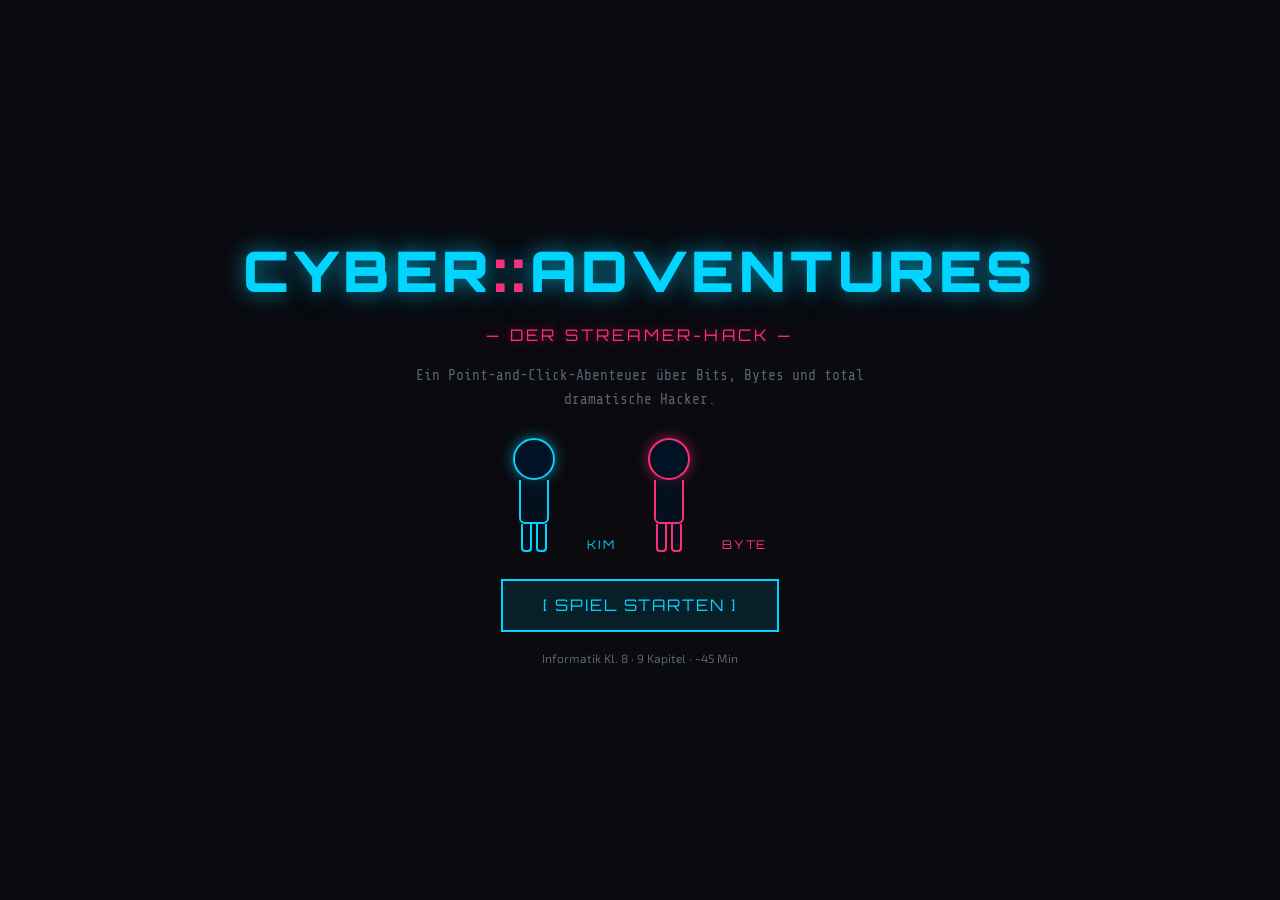
<file: cyber-adventure/index.html>
<!DOCTYPE html>
<html lang="de">
<head>
  <meta charset="UTF-8">
  <meta name="viewport" content="width=device-width, initial-scale=1.0">
  <title>CYBER::ADVENTURES — Der Streamer-Hack</title>
  <link rel="stylesheet" href="css/style.css">
  <link href="../fonts/fonts.css" rel="stylesheet">
</head>
<body>

  <!-- ===== TITLE SCREEN ===== -->
  <div id="title-screen">
    <div id="title-content">
      <div class="title-logo">CYBER<span class="pink">::</span>ADVENTURES</div>
      <div class="title-sub">— DER STREAMER-HACK —</div>
      <div class="title-tagline">
        Ein Point-and-Click-Abenteuer über Bits, Bytes und total dramatische Hacker.
      </div>
      <div class="title-chars">
        <div class="title-char kim">
          <div class="tc-head kim"></div>
          <div class="tc-body kim"></div>
          <div class="tc-legs">
            <div class="tc-leg kim"></div>
            <div class="tc-leg kim"></div>
          </div>
        </div>
        <div class="char-preview-label">KIM</div>
        <div class="title-char byte">
          <div class="tc-head byte"></div>
          <div class="tc-body byte"></div>
          <div class="tc-legs">
            <div class="tc-leg byte"></div>
            <div class="tc-leg byte"></div>
          </div>
        </div>
        <div class="char-preview-label pink">BYTE</div>
      </div>
      <button id="btn-start" class="big-btn">[ SPIEL STARTEN ]</button>
      <button id="btn-continue" class="big-btn dim hidden">[ WEITERSPIELEN ]</button>
      <div class="title-credits">Informatik Kl. 8 · 9 Kapitel · ~45 Min</div>
    </div>
  </div>

  <!-- ===== GAME WRAPPER (hidden until game starts) ===== -->
  <div id="game" class="hidden">

    <!-- Scene area -->
    <div id="scene-container">
      <!-- Scene content injected here by engine.js -->
    </div>

    <!-- Chapter label -->
    <div id="chapter-label"></div>

    <!-- Hotspot tooltip (hidden — labels are always shown on hotspots) -->
    <div id="hotspot-tooltip" style="display:none"></div>

    <!-- ===== DIALOG PANEL ===== -->
    <div id="dialog-panel" class="hidden">
      <div id="dialog-portrait">
        <div id="portrait-char"></div>
        <div id="portrait-name"></div>
      </div>
      <div id="dialog-body">
        <div id="dialog-text"></div>
        <div id="dialog-choices"></div>
        <div id="dialog-continue" class="hidden">&#9654; WEITER</div>
      </div>
    </div>

    <!-- ===== BADGE BAR (Abschluss-Abzeichen) ===== -->
    <div id="inventory-bar">
      <div id="inventory-label">ABZEICHEN</div>
      <div id="inventory-slots"></div>
      <div id="inventory-tooltip"></div>
    </div>

    <!-- ===== PUZZLE OVERLAY ===== -->
    <div id="puzzle-overlay" class="hidden">
      <div id="puzzle-box">
        <button id="puzzle-close">✕ ABBRECHen</button>
        <div id="puzzle-content"></div>
      </div>
    </div>

    <!-- ===== NOTIFICATION ===== -->
    <div id="notification" class="hidden"></div>

  </div>

  <!-- ===== TRANSITION OVERLAY ===== -->
  <div id="transition-overlay"></div>

  <script type="module">
    import { engine }   from './js/engine.js';
    import { state }    from './js/state.js';
    import { inventory } from './js/inventory.js';

    const btnStart    = document.getElementById('btn-start');
    const btnContinue = document.getElementById('btn-continue');
    const titleScreen = document.getElementById('title-screen');
    const game        = document.getElementById('game');

    // Check for saved game
    if (state.hasSave()) {
      btnContinue.classList.remove('hidden');
    }

    btnStart.addEventListener('click', () => {
      state.reset();
      inventory.init();
      titleScreen.classList.add('hidden');
      game.classList.remove('hidden');
      engine.init();
      engine.loadScene('s00_intro');
    });

    btnContinue.addEventListener('click', () => {
      state.load();
      inventory.init();
      inventory.restoreFromState();
      titleScreen.classList.add('hidden');
      game.classList.remove('hidden');
      engine.init();
      engine.loadScene(state.currentScene || 's00_intro');
    });
  </script>
</body>
</html>
</file>
<file: fonts/fonts.css>
/* latin-ext */
@font-face {
  font-family: 'Exo 2';
  font-style: normal;
  font-weight: 300;
  font-display: swap;
  src: url(Exo2-300-latin-ext.woff2) format('woff2');
  unicode-range: U+0100-02BA, U+02BD-02C5, U+02C7-02CC, U+02CE-02D7, U+02DD-02FF, U+0304, U+0308, U+0329, U+1D00-1DBF, U+1E00-1E9F, U+1EF2-1EFF, U+2020, U+20A0-20AB, U+20AD-20C4, U+2113, U+2C60-2C7F, U+A720-A7FF;
}
/* latin */
@font-face {
  font-family: 'Exo 2';
  font-style: normal;
  font-weight: 300;
  font-display: swap;
  src: url(Exo2-300-latin.woff2) format('woff2');
  unicode-range: U+0000-00FF, U+0131, U+0152-0153, U+02BB-02BC, U+02C6, U+02DA, U+02DC, U+0304, U+0308, U+0329, U+2000-206F, U+20AC, U+2122, U+2191, U+2193, U+2212, U+2215, U+FEFF, U+FFFD;
}
/* latin-ext */
@font-face {
  font-family: 'Exo 2';
  font-style: normal;
  font-weight: 400;
  font-display: swap;
  src: url(Exo2-400-latin-ext.woff2) format('woff2');
  unicode-range: U+0100-02BA, U+02BD-02C5, U+02C7-02CC, U+02CE-02D7, U+02DD-02FF, U+0304, U+0308, U+0329, U+1D00-1DBF, U+1E00-1E9F, U+1EF2-1EFF, U+2020, U+20A0-20AB, U+20AD-20C4, U+2113, U+2C60-2C7F, U+A720-A7FF;
}
/* latin */
@font-face {
  font-family: 'Exo 2';
  font-style: normal;
  font-weight: 400;
  font-display: swap;
  src: url(Exo2-400-latin.woff2) format('woff2');
  unicode-range: U+0000-00FF, U+0131, U+0152-0153, U+02BB-02BC, U+02C6, U+02DA, U+02DC, U+0304, U+0308, U+0329, U+2000-206F, U+20AC, U+2122, U+2191, U+2193, U+2212, U+2215, U+FEFF, U+FFFD;
}
/* latin-ext */
@font-face {
  font-family: 'Exo 2';
  font-style: normal;
  font-weight: 500;
  font-display: swap;
  src: url(Exo2-500-latin-ext.woff2) format('woff2');
  unicode-range: U+0100-02BA, U+02BD-02C5, U+02C7-02CC, U+02CE-02D7, U+02DD-02FF, U+0304, U+0308, U+0329, U+1D00-1DBF, U+1E00-1E9F, U+1EF2-1EFF, U+2020, U+20A0-20AB, U+20AD-20C4, U+2113, U+2C60-2C7F, U+A720-A7FF;
}
/* latin */
@font-face {
  font-family: 'Exo 2';
  font-style: normal;
  font-weight: 500;
  font-display: swap;
  src: url(Exo2-500-latin.woff2) format('woff2');
  unicode-range: U+0000-00FF, U+0131, U+0152-0153, U+02BB-02BC, U+02C6, U+02DA, U+02DC, U+0304, U+0308, U+0329, U+2000-206F, U+20AC, U+2122, U+2191, U+2193, U+2212, U+2215, U+FEFF, U+FFFD;
}
/* latin-ext */
@font-face {
  font-family: 'Inter';
  font-style: normal;
  font-weight: 400;
  font-display: swap;
  src: url(Inter-400-latin-ext.woff2) format('woff2');
  unicode-range: U+0100-02BA, U+02BD-02C5, U+02C7-02CC, U+02CE-02D7, U+02DD-02FF, U+0304, U+0308, U+0329, U+1D00-1DBF, U+1E00-1E9F, U+1EF2-1EFF, U+2020, U+20A0-20AB, U+20AD-20C4, U+2113, U+2C60-2C7F, U+A720-A7FF;
}
/* latin */
@font-face {
  font-family: 'Inter';
  font-style: normal;
  font-weight: 400;
  font-display: swap;
  src: url(Inter-400-latin.woff2) format('woff2');
  unicode-range: U+0000-00FF, U+0131, U+0152-0153, U+02BB-02BC, U+02C6, U+02DA, U+02DC, U+0304, U+0308, U+0329, U+2000-206F, U+20AC, U+2122, U+2191, U+2193, U+2212, U+2215, U+FEFF, U+FFFD;
}
/* latin-ext */
@font-face {
  font-family: 'Inter';
  font-style: normal;
  font-weight: 500;
  font-display: swap;
  src: url(Inter-500-latin-ext.woff2) format('woff2');
  unicode-range: U+0100-02BA, U+02BD-02C5, U+02C7-02CC, U+02CE-02D7, U+02DD-02FF, U+0304, U+0308, U+0329, U+1D00-1DBF, U+1E00-1E9F, U+1EF2-1EFF, U+2020, U+20A0-20AB, U+20AD-20C4, U+2113, U+2C60-2C7F, U+A720-A7FF;
}
/* latin */
@font-face {
  font-family: 'Inter';
  font-style: normal;
  font-weight: 500;
  font-display: swap;
  src: url(Inter-500-latin.woff2) format('woff2');
  unicode-range: U+0000-00FF, U+0131, U+0152-0153, U+02BB-02BC, U+02C6, U+02DA, U+02DC, U+0304, U+0308, U+0329, U+2000-206F, U+20AC, U+2122, U+2191, U+2193, U+2212, U+2215, U+FEFF, U+FFFD;
}
/* latin-ext */
@font-face {
  font-family: 'Inter';
  font-style: normal;
  font-weight: 600;
  font-display: swap;
  src: url(Inter-600-latin-ext.woff2) format('woff2');
  unicode-range: U+0100-02BA, U+02BD-02C5, U+02C7-02CC, U+02CE-02D7, U+02DD-02FF, U+0304, U+0308, U+0329, U+1D00-1DBF, U+1E00-1E9F, U+1EF2-1EFF, U+2020, U+20A0-20AB, U+20AD-20C4, U+2113, U+2C60-2C7F, U+A720-A7FF;
}
/* latin */
@font-face {
  font-family: 'Inter';
  font-style: normal;
  font-weight: 600;
  font-display: swap;
  src: url(Inter-600-latin.woff2) format('woff2');
  unicode-range: U+0000-00FF, U+0131, U+0152-0153, U+02BB-02BC, U+02C6, U+02DA, U+02DC, U+0304, U+0308, U+0329, U+2000-206F, U+20AC, U+2122, U+2191, U+2193, U+2212, U+2215, U+FEFF, U+FFFD;
}
/* latin */
@font-face {
  font-family: 'Orbitron';
  font-style: normal;
  font-weight: 400;
  font-display: swap;
  src: url(Orbitron-400-latin.woff2) format('woff2');
  unicode-range: U+0000-00FF, U+0131, U+0152-0153, U+02BB-02BC, U+02C6, U+02DA, U+02DC, U+0304, U+0308, U+0329, U+2000-206F, U+20AC, U+2122, U+2191, U+2193, U+2212, U+2215, U+FEFF, U+FFFD;
}
/* latin */
@font-face {
  font-family: 'Orbitron';
  font-style: normal;
  font-weight: 700;
  font-display: swap;
  src: url(Orbitron-700-latin.woff2) format('woff2');
  unicode-range: U+0000-00FF, U+0131, U+0152-0153, U+02BB-02BC, U+02C6, U+02DA, U+02DC, U+0304, U+0308, U+0329, U+2000-206F, U+20AC, U+2122, U+2191, U+2193, U+2212, U+2215, U+FEFF, U+FFFD;
}
/* latin */
@font-face {
  font-family: 'Orbitron';
  font-style: normal;
  font-weight: 900;
  font-display: swap;
  src: url(Orbitron-900-latin.woff2) format('woff2');
  unicode-range: U+0000-00FF, U+0131, U+0152-0153, U+02BB-02BC, U+02C6, U+02DA, U+02DC, U+0304, U+0308, U+0329, U+2000-206F, U+20AC, U+2122, U+2191, U+2193, U+2212, U+2215, U+FEFF, U+FFFD;
}
/* latin */
@font-face {
  font-family: 'Share Tech Mono';
  font-style: normal;
  font-weight: 400;
  font-display: swap;
  src: url(ShareTechMono-400-latin.woff2) format('woff2');
  unicode-range: U+0000-00FF, U+0131, U+0152-0153, U+02BB-02BC, U+02C6, U+02DA, U+02DC, U+0304, U+0308, U+0329, U+2000-206F, U+20AC, U+2122, U+2191, U+2193, U+2212, U+2215, U+FEFF, U+FFFD;
}
</file>
<file: cyber-adventure/css/style.css>
/* ========================================================
   CYBER::ADVENTURES — Design System
   Konsistent mit CYBER::TOWER (cyber-3d/css/style.css)
   ======================================================== */

:root {
  --bg:          #0a0a0f;
  --bg-panel:    rgba(0,15,30,0.97);
  --neon-blue:   #00d4ff;
  --neon-green:  #00ff88;
  --neon-pink:   #ff2d78;
  --neon-yellow: #ffe033;
  --neon-purple: #cc66ff;
  --neon-cyan:   #00fff0;
  --text:        #c0c8d8;
  --text-bright: #e8eaf6;
  --text-dim:    #556677;
  --font-head:   'Orbitron', sans-serif;
  --font-mono:   'Share Tech Mono', monospace;
  --font-body:   'Exo 2', 'Segoe UI', system-ui, sans-serif;
  --dialog-h:    200px;
  --inv-h:       72px;
}

* { margin: 0; padding: 0; box-sizing: border-box; }

body {
  background: var(--bg);
  font-family: var(--font-body);
  color: var(--text);
  overflow: hidden;
  height: 100vh;
  width: 100vw;
  user-select: none;
}

/* ---- Utilities ---- */
.hidden { display: none !important; }
.pink   { color: var(--neon-pink); }
.green  { color: var(--neon-green); }
.blue   { color: var(--neon-blue); }
.yellow { color: var(--neon-yellow); }
.dim    { opacity: 0.5; }

/* ======================================================
   TITLE SCREEN
   ====================================================== */
#title-screen {
  position: fixed; inset: 0;
  background: var(--bg);
  display: flex; align-items: center; justify-content: center;
  z-index: 900;
}
#title-content {
  text-align: center;
  display: flex; flex-direction: column; align-items: center; gap: 1.2rem;
  max-width: 700px; padding: 2rem;
}
.title-logo {
  font-family: var(--font-head);
  font-size: clamp(2rem, 6vw, 3.5rem);
  font-weight: 900;
  color: var(--neon-blue);
  text-shadow: 0 0 20px rgba(0,212,255,0.6), 0 0 60px rgba(0,212,255,0.2);
  letter-spacing: 0.08em;
}
.title-sub {
  font-family: var(--font-head);
  font-size: 1rem;
  color: var(--neon-pink);
  text-shadow: 0 0 12px rgba(255,45,120,0.5);
  letter-spacing: 0.2em;
}
.title-tagline {
  font-family: var(--font-mono);
  font-size: 0.9rem;
  color: var(--text-dim);
  max-width: 480px;
  line-height: 1.6;
}
.title-chars {
  display: flex; align-items: flex-end; gap: 2rem; margin: 0.5rem 0;
}
.char-preview-label {
  font-family: var(--font-head);
  font-size: 0.75rem;
  letter-spacing: 0.15em;
  color: var(--neon-blue);
  text-align: center;
  margin-top: 0.4rem;
}
.char-preview-label.pink { color: var(--neon-pink); }

.big-btn {
  font-family: var(--font-head);
  font-size: 1rem;
  padding: 0.9rem 2.5rem;
  background: rgba(0,212,255,0.1);
  border: 2px solid var(--neon-blue);
  color: var(--neon-blue);
  cursor: pointer;
  letter-spacing: 0.12em;
  transition: background 0.2s, box-shadow 0.2s;
  animation: pulse 2s ease-in-out infinite;
}
.big-btn:hover {
  background: rgba(0,212,255,0.25);
  box-shadow: 0 0 20px rgba(0,212,255,0.4);
}
.title-credits { font-size: 0.75rem; color: var(--text-dim); }

/* ======================================================
   GAME LAYOUT
   ====================================================== */
#game {
  position: fixed; inset: 0;
  display: flex; flex-direction: column;
}

/* ---- Scene ---- */
#scene-container {
  flex: 1;
  position: relative;
  overflow: hidden;
  /* bottom space for dialog + inventory */
  margin-bottom: calc(var(--dialog-h) + var(--inv-h));
}

/* ---- Chapter label ---- */
#chapter-label {
  position: absolute;
  top: 1rem; left: 50%; transform: translateX(-50%);
  font-family: var(--font-head);
  font-size: 0.8rem;
  letter-spacing: 0.2em;
  color: var(--neon-blue);
  text-shadow: 0 0 8px rgba(0,212,255,0.4);
  pointer-events: none;
  z-index: 10;
}

/* ---- Hotspot tooltip ---- */
#hotspot-tooltip {
  position: fixed;
  background: rgba(0,15,30,0.9);
  border: 1px solid rgba(0,212,255,0.3);
  color: var(--neon-blue);
  font-family: var(--font-mono);
  font-size: 0.8rem;
  padding: 0.3rem 0.7rem;
  pointer-events: none;
  z-index: 400;
  display: none;
}

/* ======================================================
   SCENE BACKGROUNDS
   ====================================================== */
.bg-kims-room {
  background:
    radial-gradient(ellipse at 70% 40%, rgba(0,50,80,0.6) 0%, transparent 60%),
    radial-gradient(ellipse at 20% 80%, rgba(0,30,10,0.4) 0%, transparent 50%),
    linear-gradient(160deg, #070710 0%, #0a0a1a 50%, #050510 100%);
}
.bg-stream-archive {
  background:
    radial-gradient(ellipse at 50% 30%, rgba(0,60,20,0.5) 0%, transparent 60%),
    linear-gradient(180deg, #040f08 0%, #050f05 60%, #030b03 100%);
}
.bg-school-room {
  background:
    linear-gradient(180deg, #08080f 0%, #0a0a18 40%, #0d0d20 100%);
}
.bg-serverraum {
  background:
    radial-gradient(ellipse at 30% 50%, rgba(0,30,60,0.7) 0%, transparent 55%),
    radial-gradient(ellipse at 80% 20%, rgba(0,80,60,0.3) 0%, transparent 40%),
    linear-gradient(180deg, #040414 0%, #060612 100%);
}
.bg-pixel-drive {
  background:
    repeating-linear-gradient(90deg, transparent, transparent 30px, rgba(0,212,255,0.02) 30px, rgba(0,212,255,0.02) 31px),
    repeating-linear-gradient(0deg,  transparent, transparent 30px, rgba(0,212,255,0.02) 30px, rgba(0,212,255,0.02) 31px),
    linear-gradient(180deg, #040410 0%, #060612 100%);
}
.bg-polizei {
  background:
    radial-gradient(ellipse at 40% 60%, rgba(0,20,80,0.5) 0%, transparent 55%),
    linear-gradient(180deg, #050510 0%, #070718 100%);
}
.bg-ki-lab {
  background:
    radial-gradient(ellipse at 60% 40%, rgba(60,0,80,0.4) 0%, transparent 55%),
    linear-gradient(180deg, #0a0410 0%, #080310 100%);
}
.bg-byte-versteck {
  background:
    radial-gradient(ellipse at 50% 50%, rgba(100,0,40,0.4) 0%, transparent 60%),
    linear-gradient(160deg, #100408 0%, #0d030a 100%);
}
.bg-finale {
  background:
    radial-gradient(ellipse at 50% 30%, rgba(0,80,80,0.5) 0%, transparent 55%),
    radial-gradient(ellipse at 80% 70%, rgba(80,0,80,0.3) 0%, transparent 45%),
    linear-gradient(180deg, #040414 0%, #060608 100%);
}

/* ======================================================
   SCENE ELEMENTS (CSS-drawn scenery)
   ====================================================== */

/* --- Generic scene object --- */
.scene-obj {
  position: absolute;
}

/* --- Floor / ground line --- */
.floor-line {
  position: absolute;
  bottom: 0; left: 0; right: 0;
  height: 3px;
  background: linear-gradient(90deg, transparent, var(--neon-blue), transparent);
  box-shadow: 0 0 12px var(--neon-blue);
}

/* --- Monitor / Screen --- */
.monitor {
  position: absolute;
  background: rgba(0,4,12,0.95);
  border: 2px solid var(--neon-blue);
  box-shadow: 0 0 14px rgba(0,212,255,0.4), inset 0 0 20px rgba(0,50,80,0.5);
  border-radius: 4px;
  display: flex; align-items: center; justify-content: center;
  flex-direction: column; gap: 4px;
  overflow: hidden;
}
.monitor.green {
  border-color: var(--neon-green);
  box-shadow: 0 0 14px rgba(0,255,136,0.4), inset 0 0 20px rgba(0,40,20,0.5);
}
.monitor.pink {
  border-color: var(--neon-pink);
  box-shadow: 0 0 14px rgba(255,45,120,0.4), inset 0 0 20px rgba(40,0,20,0.5);
}
.monitor-content {
  font-family: var(--font-mono);
  color: var(--neon-green);
  font-size: clamp(0.45rem, 1vw, 0.7rem);
  text-align: center;
  padding: 0.5rem;
  line-height: 1.5;
  word-break: break-all;
}
.monitor-scan::after {
  content: '';
  position: absolute; inset: 0;
  background: repeating-linear-gradient(0deg, transparent, transparent 3px, rgba(0,0,10,0.3) 3px, rgba(0,0,10,0.3) 4px);
  pointer-events: none;
}

/* --- Server rack --- */
.server-rack {
  position: absolute;
  background: #0d0d18;
  border: 1px solid #223;
  border-radius: 4px;
  box-shadow: 0 0 8px rgba(0,212,255,0.2);
}
.server-rack .led-row {
  display: flex; gap: 3px; padding: 4px 8px;
}
.led { width: 6px; height: 6px; border-radius: 50%; }
.led.g { background: var(--neon-green); box-shadow: 0 0 4px var(--neon-green); animation: blink 1.5s infinite; }
.led.b { background: var(--neon-blue); box-shadow: 0 0 4px var(--neon-blue); }
.led.r { background: var(--neon-pink); box-shadow: 0 0 4px var(--neon-pink); animation: blink 0.5s infinite; }
@keyframes blink { 0%,100%{opacity:1;} 50%{opacity:0.2;} }

/* --- Desk --- */
.desk {
  position: absolute;
  background: #18181f;
  border-top: 2px solid #334;
}

/* --- Chair (CSS-drawn) --- */
.chair {
  position: absolute;
  background: #1a1a22;
  border-radius: 4px 4px 0 0;
  border: 1px solid #334;
}

/* --- Neon sign --- */
.neon-sign {
  position: absolute;
  font-family: var(--font-head);
  font-weight: 900;
  font-size: 1.4rem;
  color: var(--neon-pink);
  text-shadow: 0 0 10px var(--neon-pink), 0 0 30px rgba(255,45,120,0.4);
  letter-spacing: 0.1em;
  pointer-events: none;
}
.neon-sign.blue {
  color: var(--neon-blue);
  text-shadow: 0 0 10px var(--neon-blue), 0 0 30px rgba(0,212,255,0.4);
}
.neon-sign.green {
  color: var(--neon-green);
  text-shadow: 0 0 10px var(--neon-green), 0 0 30px rgba(0,255,136,0.4);
}

/* --- Window blinds / background buildings --- */
.city-bg {
  position: absolute;
  bottom: 0; left: 0; right: 0;
  height: 60%;
  background:
    repeating-linear-gradient(90deg, #0d0d18 0px, #0d0d18 40px, #0a0a14 40px, #0a0a14 80px);
  opacity: 0.5;
}

/* ======================================================
   CHARACTER PORTRAITS & CSS FIGURES
   ====================================================== */

/* Shared char body template */
.char-figure {
  position: absolute;
  display: flex; flex-direction: column; align-items: center;
}
.char-head {
  width: 36px; height: 36px;
  border-radius: 50%;
  border-width: 2px; border-style: solid;
  position: relative;
}
.char-body {
  width: 28px;
  border-width: 2px; border-style: solid;
  border-top: none;
  border-radius: 0 0 6px 6px;
}
.char-legs {
  display: flex; gap: 4px;
}
.char-leg {
  width: 10px; height: 25px;
  border-width: 2px; border-style: solid;
  border-top: none; border-radius: 0 0 4px 4px;
}

/* KIM — neon blue */
.char-kim .char-head { border-color: var(--neon-blue); background: rgba(0,50,80,0.8); box-shadow: 0 0 10px rgba(0,212,255,0.4); }
.char-kim .char-body { border-color: var(--neon-blue); background: rgba(0,40,70,0.6); height: 40px; }
.char-kim .char-leg  { border-color: var(--neon-blue); background: rgba(0,30,60,0.5); }

/* BYTE — neon pink */
.char-byte .char-head { border-color: var(--neon-pink); background: rgba(60,0,20,0.8); box-shadow: 0 0 10px rgba(255,45,120,0.5); }
.char-byte .char-body { border-color: var(--neon-pink); background: rgba(50,0,15,0.6); height: 40px; }
.char-byte .char-leg  { border-color: var(--neon-pink); background: rgba(40,0,10,0.5); }

/* JUSTUS — neon yellow */
.char-justus .char-head { border-color: var(--neon-yellow); background: rgba(50,40,0,0.8); box-shadow: 0 0 10px rgba(255,224,51,0.4); }
.char-justus .char-body { border-color: var(--neon-yellow); background: rgba(40,30,0,0.6); height: 40px; }
.char-justus .char-leg  { border-color: var(--neon-yellow); background: rgba(30,20,0,0.5); }

/* DR. WOBBLE — neon purple */
.char-brandt .char-head { border-color: var(--neon-purple); background: rgba(40,0,60,0.8); box-shadow: 0 0 10px rgba(204,102,255,0.4); }
.char-brandt .char-body { border-color: var(--neon-purple); background: rgba(30,0,50,0.6); height: 40px; }
.char-brandt .char-leg  { border-color: var(--neon-purple); background: rgba(20,0,40,0.5); }

/* ARIA — neon cyan */
.char-aria .char-head { border-color: var(--neon-cyan); background: rgba(0,40,50,0.8); box-shadow: 0 0 10px rgba(0,255,240,0.4); }
.char-aria .char-body { border-color: var(--neon-cyan); background: rgba(0,30,40,0.6); height: 40px; }
.char-aria .char-leg  { border-color: var(--neon-cyan); background: rgba(0,20,30,0.5); }

/* PIXEL_PETE — neon green */
.char-pete .char-head { border-color: var(--neon-green); background: rgba(0,40,15,0.8); box-shadow: 0 0 10px rgba(0,255,136,0.4); }
.char-pete .char-body { border-color: var(--neon-green); background: rgba(0,30,10,0.6); height: 40px; }
.char-pete .char-leg  { border-color: var(--neon-green); background: rgba(0,20,8,0.5); }

/* Preview (title screen) */
/* Title screen stick figures */
.title-char {
  display: flex; flex-direction: column; align-items: center;
  gap: 0;
}
.tc-head {
  width: 42px; height: 42px; border-radius: 50%;
  background: rgba(0,20,40,0.85);
}
.tc-head.kim  { border: 2px solid var(--neon-blue);  box-shadow: 0 0 14px rgba(0,212,255,0.55); }
.tc-head.byte { border: 2px solid var(--neon-pink);  box-shadow: 0 0 14px rgba(255,45,120,0.55); }
.tc-body {
  width: 30px; height: 44px;
  border-left-width: 2px; border-right-width: 2px; border-bottom-width: 2px;
  border-top-width: 0;
  border-style: solid;
  border-radius: 0 0 6px 6px;
  background: rgba(0,20,40,0.6);
}
.tc-body.kim  { border-color: var(--neon-blue); }
.tc-body.byte { border-color: var(--neon-pink); }
.tc-legs {
  display: flex; gap: 4px;
}
.tc-leg {
  width: 11px; height: 28px;
  border-left-width: 2px; border-right-width: 2px; border-bottom-width: 2px;
  border-top-width: 0;
  border-style: solid;
  border-radius: 0 0 4px 4px;
  background: rgba(0,20,40,0.5);
}
.tc-leg.kim  { border-color: var(--neon-blue); }
.tc-leg.byte { border-color: var(--neon-pink); }

/* ======================================================
   DIALOG PANEL (Monkey Island style)
   ====================================================== */
#dialog-panel {
  position: fixed;
  bottom: var(--inv-h);
  left: 0; right: 0;
  height: var(--dialog-h);
  background: var(--bg-panel);
  border-top: 1px solid rgba(0,212,255,0.2);
  display: flex;
  z-index: 200;
}

#dialog-portrait {
  width: 160px;
  flex-shrink: 0;
  display: flex; flex-direction: column; align-items: center; justify-content: flex-end;
  padding-bottom: 0.5rem;
  border-right: 1px solid rgba(0,212,255,0.15);
  gap: 0.3rem;
}

#portrait-char {
  width: 80px; height: 120px;
  position: relative;
  display: flex; flex-direction: column; align-items: center; justify-content: flex-end;
}

#portrait-name {
  font-family: var(--font-head);
  font-size: 0.7rem;
  letter-spacing: 0.15em;
  color: var(--neon-blue);
  text-shadow: 0 0 8px rgba(0,212,255,0.4);
}

#dialog-body {
  flex: 1;
  display: flex; flex-direction: column; justify-content: space-between;
  padding: 1rem 1.5rem;
  overflow: hidden;
}

#dialog-text {
  font-family: var(--font-body);
  font-size: 1.05rem;
  font-weight: 400;
  color: var(--text-bright);
  line-height: 1.75;
  flex: 1;
  overflow: hidden;
}

#dialog-choices {
  display: flex; flex-direction: column; gap: 0.4rem;
  margin-top: 0.6rem;
}
.choice-btn {
  font-family: var(--font-body);
  font-size: 0.95rem;
  font-weight: 500;
  background: none;
  border: none;
  color: var(--neon-green);
  text-align: left;
  cursor: pointer;
  padding: 0.2rem 0;
  transition: color 0.15s;
}
.choice-btn:hover {
  color: var(--neon-blue);
  text-shadow: 0 0 8px rgba(0,212,255,0.5);
}

#dialog-continue {
  font-family: var(--font-head);
  font-size: 0.75rem;
  letter-spacing: 0.1em;
  color: #000;
  background: var(--neon-green);
  border: none;
  padding: 0.45rem 1.4rem;
  cursor: pointer;
  align-self: flex-end;
  border-radius: 3px;
  box-shadow: 0 0 14px rgba(0,255,136,0.4);
  animation: continueGlow 1.4s ease-in-out infinite;
  flex-shrink: 0;
}
#dialog-continue:hover {
  background: #33ffaa;
  box-shadow: 0 0 22px rgba(0,255,136,0.7);
}
@keyframes continueGlow {
  0%,100% { box-shadow: 0 0 10px rgba(0,255,136,0.35); }
  50%      { box-shadow: 0 0 22px rgba(0,255,136,0.75); }
}

/* ======================================================
   BADGE BAR (Abschluss-Abzeichen)
   ====================================================== */
#inventory-bar {
  position: fixed;
  bottom: 0; left: 0; right: 0;
  height: var(--inv-h);
  background: rgba(0,4,14,0.98);
  border-top: 1px solid rgba(0,212,255,0.12);
  display: flex; align-items: center;
  gap: 0.6rem;
  padding: 0 1rem;
  z-index: 300;
}

#inventory-label {
  font-family: var(--font-head);
  font-size: 0.55rem;
  color: var(--text-dim);
  letter-spacing: 0.15em;
  line-height: 1.5;
  text-align: center;
  flex-shrink: 0;
  min-width: 54px;
}
.badge-counter {
  color: var(--neon-green);
  font-size: 0.75rem;
  font-family: var(--font-mono);
  letter-spacing: 0;
}

#inventory-slots {
  display: flex;
  gap: 0.45rem;
  flex: 1;
  align-items: center;
  overflow-x: auto;
}

/* ---- single badge slot ---- */
.badge-slot {
  display: flex;
  flex-direction: column;
  align-items: center;
  justify-content: center;
  gap: 2px;
  width: 52px;
  height: 56px;
  border-radius: 6px;
  flex-shrink: 0;
  position: relative;
  transition: transform 0.15s, box-shadow 0.15s;
  cursor: default;
  user-select: none;
}

/* -- LOCKED state -- */
.badge-slot.locked {
  background: rgba(0,10,25,0.7);
  border: 1px dashed rgba(255,255,255,0.08);
}
.badge-slot.locked .badge-icon {
  font-size: 1.1rem;
  color: rgba(255,255,255,0.15);
  font-family: var(--font-mono);
  font-style: normal;
}
.badge-slot.locked .badge-short {
  color: rgba(255,255,255,0.1);
}

/* -- UNLOCKED state -- */
.badge-slot.unlocked {
  background: rgba(0,10,30,0.85);
  border: 1px solid var(--badge-color, #00d4ff);
  box-shadow: 0 0 10px -2px var(--badge-color, #00d4ff);
  cursor: pointer;
}
.badge-slot.unlocked:hover {
  transform: translateY(-3px) scale(1.08);
  box-shadow: 0 0 18px -2px var(--badge-color, #00d4ff);
}
.badge-slot.unlocked .badge-icon {
  font-size: 1.4rem;
  filter: drop-shadow(0 0 4px var(--badge-color, #00d4ff));
}
.badge-slot.unlocked .badge-short {
  color: var(--badge-color, #00d4ff);
}

.badge-icon {
  line-height: 1;
  transition: filter 0.2s;
}
.badge-short {
  font-family: var(--font-head);
  font-size: 0.48rem;
  letter-spacing: 0.05em;
  text-align: center;
  opacity: 0.7;
}

/* -- earn animation -- */
@keyframes badgeEarn {
  0%   { transform: scale(0.4);  opacity: 0; }
  50%  { transform: scale(1.35); opacity: 1; }
  70%  { transform: scale(0.9); }
  85%  { transform: scale(1.15); }
  100% { transform: scale(1);    opacity: 1; }
}
.badge-slot.badge-earn {
  animation: badgeEarn 0.65s cubic-bezier(0.22,1,0.36,1) forwards;
}

/* ---- badge tooltip ---- */
#inventory-tooltip {
  position: fixed;
  bottom: calc(var(--inv-h) + 10px);
  font-family: var(--font-mono);
  font-size: 0.78rem;
  color: var(--neon-blue);
  background: rgba(0,5,18,0.97);
  border: 1px solid rgba(0,212,255,0.22);
  padding: 0.35rem 0.85rem;
  pointer-events: none;
  display: none;
  flex-direction: column;
  gap: 0.15rem;
  z-index: 400;
  max-width: 260px;
  border-radius: 4px;
}
.badge-tt-name {
  font-family: var(--font-head);
  font-size: 0.75rem;
  letter-spacing: 0.05em;
}
.badge-tt-desc {
  font-family: var(--font-body);
  color: rgba(255,255,255,0.55);
  font-size: 0.78rem;
}
.badge-tt-locked {
  font-family: var(--font-body);
  color: rgba(255,255,255,0.25);
  font-style: italic;
  font-size: 0.78rem;
}

/* ======================================================
   PUZZLE OVERLAY
   ====================================================== */
#puzzle-overlay {
  position: fixed; inset: 0;
  background: rgba(5,5,10,0.93);
  display: flex; align-items: center; justify-content: center;
  z-index: 500;
}

#puzzle-box {
  width: 96vw; max-width: 1100px;
  max-height: 90vh;
  overflow-y: auto;
  background: var(--bg-panel);
  border: 1px solid rgba(0,212,255,0.25);
  border-radius: 4px;
  padding: 2rem 2.5rem;
  position: relative;
}

#puzzle-close {
  position: absolute; top: 1rem; right: 1rem;
  font-family: var(--font-head);
  font-size: 0.8rem;
  padding: 0.4rem 1rem;
  background: rgba(255,45,120,0.1);
  border: 1px solid var(--neon-pink);
  color: var(--neon-pink);
  cursor: pointer;
}
#puzzle-close:hover { background: rgba(255,45,120,0.2); }

#puzzle-content h2 {
  font-family: var(--font-head);
  color: var(--neon-blue);
  font-size: 1.1rem;
  margin-bottom: 1rem;
  letter-spacing: 0.1em;
}
#puzzle-content p {
  line-height: 1.7;
  font-size: 0.9rem;
  margin-bottom: 0.8rem;
  color: var(--text);
}
#puzzle-content .hint {
  color: var(--text-dim);
  font-size: 0.85rem;
  border-left: 2px solid rgba(0,212,255,0.3);
  padding-left: 0.8rem;
  margin: 0.8rem 0;
}

/* Puzzle: generic input */
.puzzle-input {
  font-family: var(--font-mono);
  background: rgba(0,0,0,0.6);
  color: var(--neon-green);
  border: 1px solid rgba(0,255,136,0.3);
  padding: 0.5rem 0.8rem;
  font-size: 1rem;
  width: 100%;
  margin: 0.5rem 0;
}
.puzzle-input:focus { outline: none; border-color: var(--neon-green); box-shadow: 0 0 8px rgba(0,255,136,0.2); }

.puzzle-btn {
  font-family: var(--font-head);
  padding: 0.5rem 1.2rem;
  background: rgba(0,212,255,0.1);
  border: 1px solid var(--neon-blue);
  color: var(--neon-blue);
  cursor: pointer;
  font-size: 0.85rem;
  letter-spacing: 0.1em;
  transition: background 0.2s;
  margin: 0.3rem 0.2rem;
}
.puzzle-btn:hover { background: rgba(0,212,255,0.25); }
.puzzle-btn.success { border-color: var(--neon-green); color: var(--neon-green); background: rgba(0,255,136,0.1); }
.puzzle-btn.danger  { border-color: var(--neon-pink);  color: var(--neon-pink);  background: rgba(255,45,120,0.1); }

.puzzle-feedback {
  font-family: var(--font-mono);
  font-size: 0.9rem;
  margin-top: 0.6rem;
  padding: 0.5rem 0.8rem;
  border-radius: 2px;
  min-height: 2rem;
}
.puzzle-feedback.ok  { color: var(--neon-green); background: rgba(0,255,136,0.08); border-left: 3px solid var(--neon-green); }
.puzzle-feedback.err { color: var(--neon-pink);  background: rgba(255,45,120,0.08);  border-left: 3px solid var(--neon-pink); }

/* Puzzle: bit tape */
.bit-tape {
  display: flex; gap: 4px; flex-wrap: wrap; margin: 0.8rem 0;
}
.bit-cell {
  width: 44px; height: 44px;
  border: 2px solid rgba(0,212,255,0.3);
  background: rgba(0,10,25,0.8);
  display: flex; align-items: center; justify-content: center;
  font-family: var(--font-head);
  font-size: 1.1rem;
  color: var(--text-dim);
  cursor: pointer;
  transition: all 0.1s;
  border-radius: 2px;
}
.bit-cell.on {
  background: rgba(0,212,255,0.15);
  color: var(--neon-blue);
  border-color: var(--neon-blue);
  box-shadow: 0 0 8px rgba(0,212,255,0.3);
}

/* Puzzle: drag-and-drop layers */
.layer-list {
  display: flex; flex-direction: column; gap: 0.5rem;
  margin: 0.8rem 0;
}
.layer-item {
  padding: 0.6rem 1rem;
  background: rgba(0,25,40,0.8);
  border: 1px solid rgba(0,212,255,0.2);
  border-radius: 3px;
  cursor: grab;
  font-size: 0.9rem;
  display: flex; align-items: center; gap: 0.8rem;
  transition: background 0.15s;
}
.layer-item:hover { background: rgba(0,40,70,0.8); }
.layer-item.drag-over { border-color: var(--neon-blue); background: rgba(0,50,80,0.9); }
.layer-item .layer-icon { font-size: 1.1rem; }

/* Puzzle: pixel grid */
.pixel-grid {
  display: grid;
  gap: 2px;
  margin: 0.8rem auto;
  width: fit-content;
}
.pixel-cell {
  width: 30px; height: 30px;
  background: rgba(0,10,20,0.9);
  border: 1px solid rgba(0,212,255,0.1);
  cursor: pointer;
  transition: background 0.1s;
  border-radius: 1px;
}
.pixel-cell.on {
  background: var(--neon-blue);
  box-shadow: 0 0 6px rgba(0,212,255,0.5);
}
.pixel-cell.target-hint {
  background: rgba(0,212,255,0.1);
}

/* Puzzle: caesar wheel */
.caesar-display {
  font-family: var(--font-mono);
  font-size: 1.4rem;
  letter-spacing: 0.15em;
  color: var(--neon-pink);
  text-shadow: 0 0 10px rgba(255,45,120,0.5);
  margin: 0.6rem 0;
  word-break: break-all;
}
.decoded-display {
  font-family: var(--font-mono);
  font-size: 1.4rem;
  letter-spacing: 0.15em;
  color: var(--neon-green);
  margin: 0.3rem 0;
}
.rot-buttons { display: flex; gap: 0.5rem; flex-wrap: wrap; margin: 0.5rem 0; }

/* Puzzle: password meter */
.pw-meter {
  height: 10px;
  border-radius: 5px;
  background: rgba(0,212,255,0.1);
  margin: 0.5rem 0;
  overflow: hidden;
}
.pw-meter-fill {
  height: 100%;
  border-radius: 5px;
  transition: width 0.3s, background 0.3s;
}

/* Puzzle: scenario cards */
.scenario-card {
  background: rgba(0,20,35,0.8);
  border: 1px solid rgba(0,212,255,0.15);
  border-radius: 4px;
  padding: 0.8rem 1rem;
  margin: 0.5rem 0;
}
.scenario-card p { margin-bottom: 0.5rem; }
.scenario-options { display: flex; gap: 0.5rem; flex-wrap: wrap; }
.scenario-option-btn {
  font-family: var(--font-mono);
  font-size: 0.85rem;
  padding: 0.4rem 0.8rem;
  background: rgba(0,212,255,0.05);
  border: 1px solid rgba(0,212,255,0.2);
  color: var(--text);
  cursor: pointer;
  transition: all 0.15s;
}
.scenario-option-btn:hover  { background: rgba(0,212,255,0.15); border-color: var(--neon-blue); }
.scenario-option-btn.correct { background: rgba(0,255,136,0.15); border-color: var(--neon-green); color: var(--neon-green); }
.scenario-option-btn.wrong   { background: rgba(255,45,120,0.12); border-color: var(--neon-pink);  color: var(--neon-pink); }

/* Turing machine display */
.turing-tape-display {
  display: flex; gap: 3px; margin: 0.5rem 0; overflow-x: auto; padding: 0.3rem 0.3rem;
  flex-wrap: nowrap;
}
.turing-cell {
  min-width: 36px; height: 36px;
  border: 1px solid rgba(0,212,255,0.2);
  background: rgba(0,10,25,0.8);
  display: flex; align-items: center; justify-content: center;
  font-family: var(--font-head);
  font-size: 0.9rem;
  flex-shrink: 0;
}
.turing-cell.head {
  border-color: var(--neon-green);
  background: rgba(0,50,20,0.6);
  color: var(--neon-green);
  box-shadow: 0 0 8px rgba(0,255,136,0.3);
}

/* ======================================================
   NOTIFICATION
   ====================================================== */
#notification {
  position: fixed;
  top: 4rem; left: 50%; transform: translateX(-50%);
  font-family: var(--font-head);
  font-size: 0.9rem;
  color: var(--neon-blue);
  text-shadow: 0 0 15px rgba(0,212,255,0.6);
  max-width: 600px;
  padding: 0.8rem 2rem;
  background: rgba(0,20,40,0.85);
  border: 1px solid rgba(0,212,255,0.25);
  z-index: 450;
  pointer-events: none;
  opacity: 0;
  transition: opacity 0.4s ease;
  text-align: center;
  letter-spacing: 0.1em;
}
#notification.visible { opacity: 1; }

/* ======================================================
   TRANSITION OVERLAY
   ====================================================== */
#transition-overlay {
  position: fixed; inset: 0;
  background: var(--bg);
  z-index: 800;
  opacity: 0;
  pointer-events: none;
  transition: opacity 0.5s ease;
}
#transition-overlay.active {
  opacity: 1;
  pointer-events: auto;
}

/* ======================================================
   HOTSPOT
   ====================================================== */
.hotspot {
  position: absolute;
  cursor: pointer;
  z-index: 50;
}
.hotspot:hover .hs-glow {
  opacity: 1;
}
.hs-glow {
  position: absolute; inset: -4px;
  border: 1px solid rgba(0,212,255,0.5);
  border-radius: 3px;
  box-shadow: 0 0 10px rgba(0,212,255,0.3);
  opacity: 0;
  pointer-events: none;
  transition: opacity 0.2s;
}
.hs-label {
  position: absolute;
  bottom: 4px;
  left: 50%;
  transform: translateX(-50%);
  background: rgba(0,5,15,0.9);
  border: 1px solid rgba(0,212,255,0.5);
  color: var(--neon-blue);
  font-family: var(--font-head);
  font-size: 0.46rem;
  padding: 3px 9px;
  white-space: nowrap;
  border-radius: 20px;
  pointer-events: none;
  letter-spacing: 0.07em;
  animation: pulse 2.2s ease-in-out infinite;
  z-index: 60;
}

/* ======================================================
   ANIMATIONS
   ====================================================== */
@keyframes pulse {
  0%,100% { opacity: 0.5; }
  50%       { opacity: 1; }
}
@keyframes flicker {
  0%,19%,21%,23%,25%,54%,56%,100% { opacity: 1; }
  20%,24%,55% { opacity: 0.4; }
}
@keyframes float-up {
  0%   { transform: translateY(0);   opacity: 1; }
  100% { transform: translateY(-40px); opacity: 0; }
}
@keyframes scan-line {
  0%   { top: -5%; }
  100% { top: 105%; }
}
@keyframes starTwinkle {
  0%   { opacity: 0.3; transform: scale(0.8); }
  100% { opacity: 1;   transform: scale(1.3); }
}

.anim-pulse   { animation: pulse 2s ease-in-out infinite; }
.anim-flicker { animation: flicker 4s infinite; }

/* Scanline overlay for monitors */
.scanlines::after {
  content: '';
  position: absolute; inset: 0;
  background: repeating-linear-gradient(
    0deg, transparent, transparent 2px,
    rgba(0,0,0,0.25) 2px, rgba(0,0,0,0.25) 4px
  );
  pointer-events: none;
  border-radius: inherit;
}

/* ======================================================
   BYTE SPEECH STYLE
   ====================================================== */
.byte-speech {
  color: var(--neon-pink);
}

/* ======================================================
   SCROLLBAR STYLE
   ====================================================== */
::-webkit-scrollbar { width: 6px; height: 6px; }
::-webkit-scrollbar-track { background: rgba(0,0,0,0.3); }
::-webkit-scrollbar-thumb { background: rgba(0,212,255,0.3); border-radius: 3px; }
::-webkit-scrollbar-thumb:hover { background: rgba(0,212,255,0.5); }

/* Block hotspots when dialog is active, but allow clicking the background to progress text */
body.dialog-active .hotspot {
  pointer-events: none;
}
</file>
